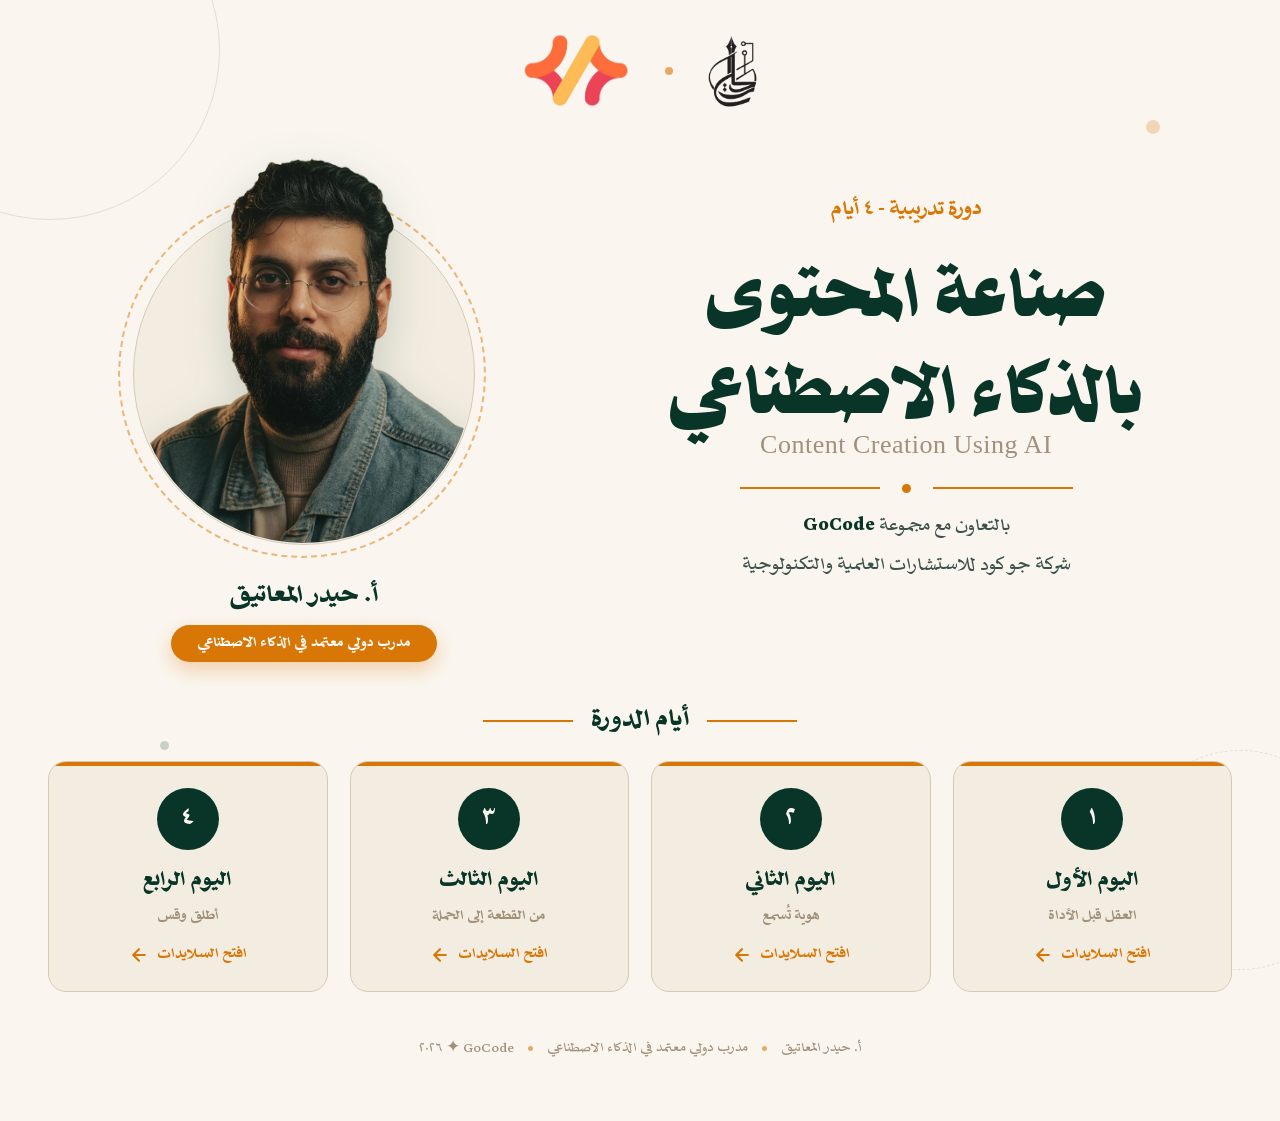
<file: index.html>
<!DOCTYPE html>
<html lang="ar" dir="rtl">
<head>
<meta charset="UTF-8">
<meta name="viewport" content="width=device-width, initial-scale=1.0">
<title>دورة صناعة المحتوى بالذكاء الاصطناعي - Content Creation Using AI</title>
<link rel="stylesheet" href="assets/css/theme.css">
<link rel="icon" type="image/png" href="assets/img/haydar-logo.png">
<style>
html,body{overflow-x:clip}
body{min-height:100vh}
.page{position:relative;max-width:1280px;margin:0 auto;padding:34px 48px 60px;min-height:100vh;display:flex;flex-direction:column}

/* ornaments */
.orn{position:fixed;border-radius:50%;pointer-events:none;z-index:0}
.orn.o1{width:340px;height:340px;border:1.5px solid var(--line);top:-120px;left:-120px;opacity:.55}
.orn.o2{width:220px;height:220px;border:1.5px dashed var(--line);bottom:-70px;right:-70px;opacity:.5}
.orn.o3{width:14px;height:14px;background:var(--orange);opacity:.25;top:120px;right:120px}
.orn.o4{width:9px;height:9px;background:var(--green);opacity:.2;bottom:150px;left:160px}

/* logos bar */
.logos{display:flex;align-items:center;justify-content:center;gap:34px;position:relative;z-index:2}
.logos img{height:74px;width:auto}
.logos .sep{width:8px;height:8px;border-radius:50%;background:var(--orange);opacity:.6}

/* hero */
.hero{display:grid;grid-template-columns:1.12fr .88fr;align-items:center;gap:20px;margin-top:8px;position:relative;z-index:1;flex:1}
.hero-text{text-align:center}
.kicker{font-size:26px;color:var(--orange);font-weight:700}
.title{font-family:'Sakkal Saad Poster';font-weight:400;font-size:82px;color:var(--green);line-height:1.18;margin:6px 0 2px}
.en-title{font-size:26px;color:var(--muted);font-weight:400;letter-spacing:.5px;font-family:Georgia,'Times New Roman',serif}
.lines{display:flex;align-items:center;justify-content:center;gap:22px;margin:24px 0 14px}
.lines .l{height:2px;width:140px;background:var(--orange);transform-origin:center;animation:growline 1s .5s both}
.lines .dot{width:9px;height:9px;border-radius:50%;background:var(--orange);animation:pop .6s .9s both}
.sub{font-size:23px;color:var(--body);line-height:1.7}
.sub b{color:var(--green);font-weight:800}

/* photo */
.hero-photo{text-align:center}
.ph-wrap{position:relative;width:400px;height:448px;margin:0 auto}
.ph-ring{position:absolute;bottom:6px;left:50%;margin-left:-186px;width:368px;height:368px;border-radius:50%;border:2px dashed var(--orange);opacity:.5;animation:spin-slow 36s linear infinite}
.ph-circle{position:absolute;bottom:19px;left:50%;margin-left:-171px;width:342px;height:342px;border-radius:50%;background:var(--card);border:1.5px solid var(--line)}
.ph-clip{position:absolute;bottom:21px;left:50%;margin-left:-169px;width:338px;height:420px;border-radius:0 0 169px 169px;overflow:hidden}
.ph-clip img{position:absolute;bottom:0;left:50%;margin-left:-193px;width:386px;filter:drop-shadow(0 14px 22px rgba(8,53,40,.18))}
.ph-name{margin-top:12px;color:var(--green);font-weight:800;font-size:30px}
.ph-badge{display:inline-block;margin-top:8px;background:var(--orange);color:#fff;font-weight:700;font-size:17.5px;border-radius:100px;padding:7px 26px;box-shadow:0 8px 20px rgba(217,119,6,.3)}

/* days */
.days-head{display:flex;align-items:center;justify-content:center;gap:18px;margin:38px 0 20px;position:relative;z-index:1}
.days-head h2{color:var(--green);font-weight:800;font-size:30px}
.days-head .tline{height:2px;width:90px;background:var(--orange)}
.days{display:grid;grid-template-columns:repeat(4,1fr);gap:22px;position:relative;z-index:1}
.day{background:var(--card);border:1px solid var(--line);border-radius:18px;padding:26px 18px 24px;text-align:center;text-decoration:none;position:relative;overflow:hidden;transition:transform .25s ease,box-shadow .25s ease}
.day:before{content:'';position:absolute;top:0;right:0;left:0;height:4px;background:var(--orange)}
.day:hover{transform:translateY(-6px);box-shadow:0 16px 30px rgba(8,53,40,.12)}
.day-num{width:62px;height:62px;border-radius:50%;background:var(--green);color:var(--cream);font-weight:800;font-size:30px;display:flex;align-items:center;justify-content:center;margin:0 auto 14px}
.day:hover .day-num{animation:pulse-ring 2.2s infinite}
.day h3{color:var(--green);font-weight:800;font-size:26px}
.day p{color:var(--muted);font-size:17px;margin-top:6px;font-weight:700}
.day .go{display:inline-flex;align-items:center;gap:8px;margin-top:14px;color:var(--orange);font-weight:700;font-size:18px}
.day .go svg{width:20px;height:20px;stroke:var(--orange);transition:transform .25s ease}
.day:hover .go svg{transform:translateX(-5px)}

/* footer */
.foot{margin-top:44px;display:flex;justify-content:center;gap:14px;align-items:center;color:var(--muted);font-size:17px;position:relative;z-index:1;text-align:center}
.foot .sep{width:5px;height:5px;border-radius:50%;background:var(--orange);opacity:.6}

@media (max-width:900px){
  .page{padding:26px 20px 44px}
  .hero{grid-template-columns:1fr;gap:6px}
  .hero-photo{order:-1}
  .ph-wrap{width:350px;height:410px;transform:scale(.8);transform-origin:bottom center;margin-bottom:-40px}
  .logos img{height:56px}
  .title{font-size:42px}
  .en-title{font-size:19px}
  .kicker{font-size:21px}
  .sub{font-size:19px}
  .days{grid-template-columns:1fr 1fr;gap:14px}
  .foot{flex-direction:column;gap:6px}
  .foot .sep{display:none}
}
</style>
</head>
<body>
<div class="orn o1"></div><div class="orn o2"></div><div class="orn o3"></div><div class="orn o4"></div>

<div class="page">

  <div class="logos a" style="--d:.05s">
    <img src="assets/img/haydar-logo.png" alt="شعار حيدر المعاتيق">
    <div class="sep"></div>
    <img src="assets/img/gocode.png" alt="شعار GoCode">
  </div>

  <div class="hero">
    <div class="hero-text">
      <div class="kicker a" style="--d:.15s">دورة تدريبية - ٤ أيام</div>
      <h1 class="title a" style="--d:.25s">صناعة المحتوى<br>بالذكاء الاصطناعي</h1>
      <div class="en-title a" style="--d:.35s">Content Creation Using AI</div>
      <div class="lines a" style="--d:.4s"><div class="l"></div><div class="dot"></div><div class="l"></div></div>
      <div class="sub a" style="--d:.5s">بالتعاون مع مجموعة <b>GoCode</b><br>شركة جو كود للاستشارات العلمية والتكنولوجية</div>
    </div>
    <div class="hero-photo">
      <div class="ph-wrap a" style="--d:.3s">
        <div class="ph-ring"></div>
        <div class="ph-circle"></div>
        <div class="ph-clip"><img src="assets/img/haydar.webp" alt="أ. حيدر المعاتيق"></div>
      </div>
      <div class="ph-name a" style="--d:.45s">أ. حيدر المعاتيق</div>
      <div class="a" style="--d:.55s"><span class="ph-badge">مدرب دولي معتمد في الذكاء الاصطناعي</span></div>
    </div>
  </div>

  <div class="days-head a" style="--d:.65s">
    <div class="tline"></div>
    <h2>أيام الدورة</h2>
    <div class="tline"></div>
  </div>

  <div class="days" id="days">
    <a class="day a" style="--d:.7s" href="day1/">
      <div class="day-num">١</div>
      <h3>اليوم الأول</h3>
      <p>العقل قبل الأداة</p>
      <span class="go">افتح السلايدات <svg viewBox="0 0 24 24" fill="none" stroke-width="2.5" stroke-linecap="round" stroke-linejoin="round"><path d="M19 12H5M12 19l-7-7 7-7"/></svg></span>
    </a>
    <a class="day a" style="--d:.8s" href="day2/">
      <div class="day-num">٢</div>
      <h3>اليوم الثاني</h3>
      <p>هوية تُسمع</p>
      <span class="go">افتح السلايدات <svg viewBox="0 0 24 24" fill="none" stroke-width="2.5" stroke-linecap="round" stroke-linejoin="round"><path d="M19 12H5M12 19l-7-7 7-7"/></svg></span>
    </a>
    <a class="day a" style="--d:.9s" href="day3/">
      <div class="day-num">٣</div>
      <h3>اليوم الثالث</h3>
      <p>من القطعة إلى الحملة</p>
      <span class="go">افتح السلايدات <svg viewBox="0 0 24 24" fill="none" stroke-width="2.5" stroke-linecap="round" stroke-linejoin="round"><path d="M19 12H5M12 19l-7-7 7-7"/></svg></span>
    </a>
    <a class="day a" style="--d:1s" href="day4/">
      <div class="day-num">٤</div>
      <h3>اليوم الرابع</h3>
      <p>أطلق وقس</p>
      <span class="go">افتح السلايدات <svg viewBox="0 0 24 24" fill="none" stroke-width="2.5" stroke-linecap="round" stroke-linejoin="round"><path d="M19 12H5M12 19l-7-7 7-7"/></svg></span>
    </a>
  </div>

  <div class="foot a" style="--d:1.1s">
    <span>أ. حيدر المعاتيق</span>
    <div class="sep"></div>
    <span>مدرب دولي معتمد في الذكاء الاصطناعي</span>
    <div class="sep"></div>
    <span>GoCode ✦ ٢٠٢٦</span>
  </div>

</div>
</body>
</html>
</file>
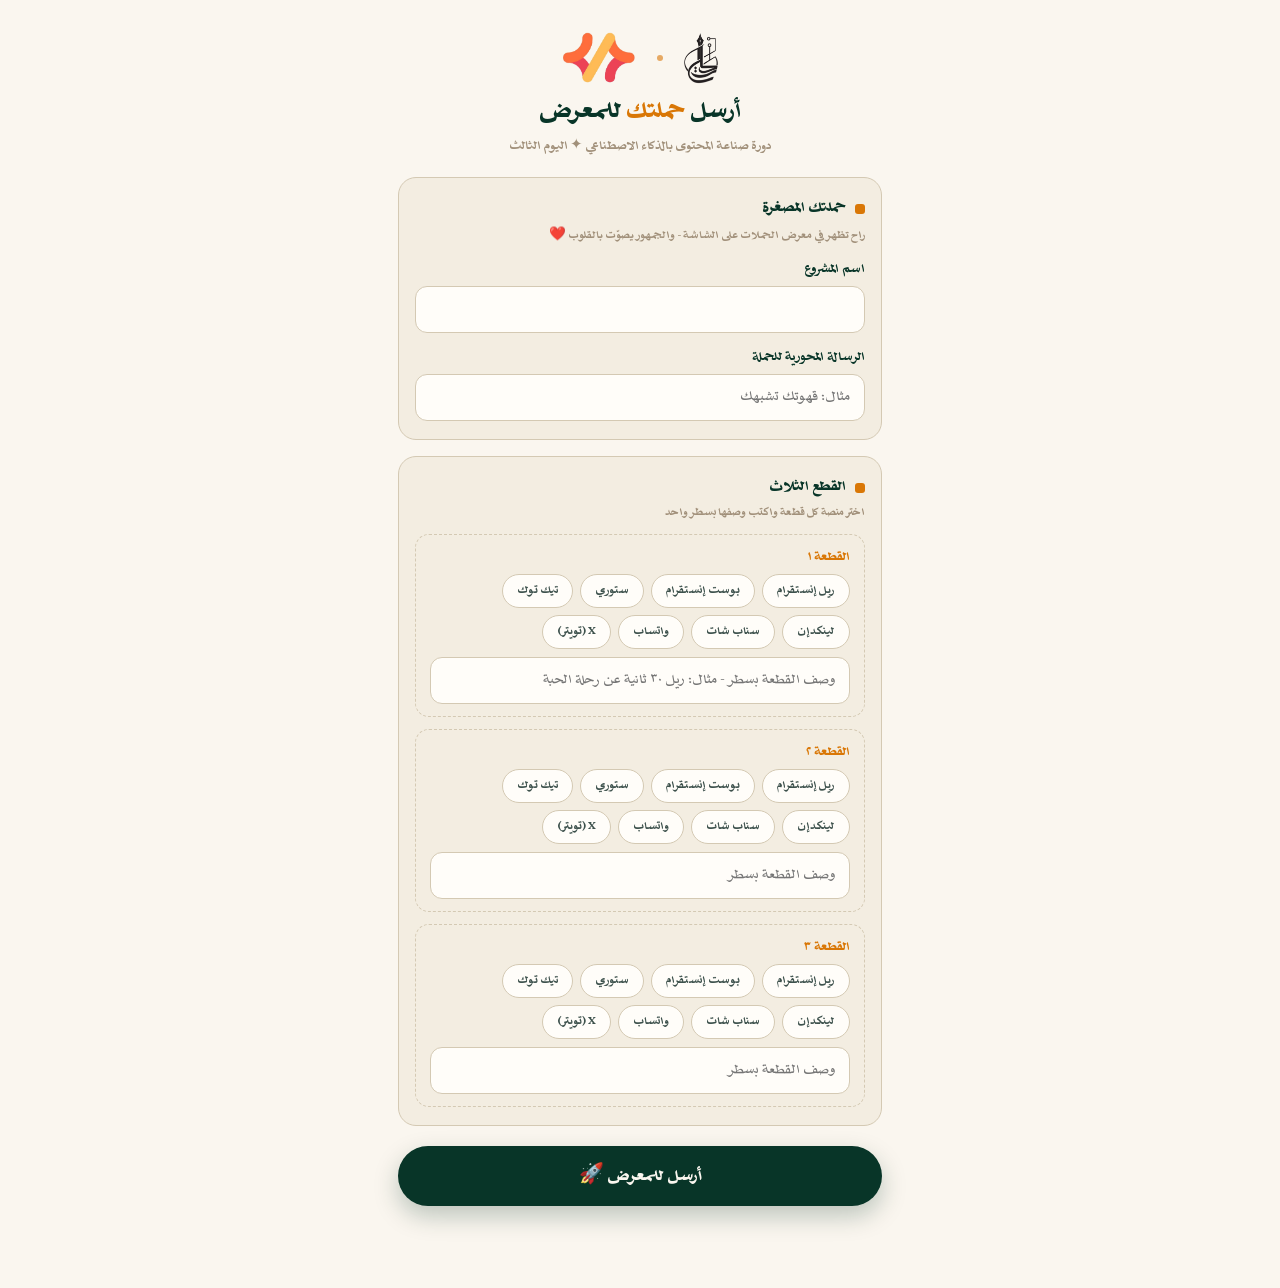
<file: campaign/index.html>
<!DOCTYPE html>
<html lang="ar" dir="rtl">
<head>
<meta charset="UTF-8">
<meta name="viewport" content="width=device-width, initial-scale=1.0">
<title>أرسل حملتك - صناعة المحتوى بالذكاء الاصطناعي</title>
<link rel="icon" type="image/png" href="../assets/img/haydar-logo.png">
<link rel="stylesheet" href="../assets/css/theme.css">
<style>
html,body{overflow-x:clip}
body{min-height:100vh;padding-bottom:60px}
.wrap{max-width:520px;margin:0 auto;padding:22px 18px}

header{text-align:center;padding:10px 0 4px}
.logos{display:flex;align-items:center;justify-content:center;gap:20px}
.logos img{height:52px;width:auto}
.logos .sep{width:6px;height:6px;border-radius:50%;background:var(--orange);opacity:.6}
header h1{font-size:29px;font-weight:800;color:var(--green);margin-top:10px}
header h1 em{font-style:normal;color:var(--orange)}
header p{color:var(--muted);font-size:15px;font-weight:700;margin-top:2px}

.sec{background:var(--card);border:1px solid var(--line);border-radius:18px;padding:18px 16px;margin-top:16px}
.sec h2{font-size:18px;font-weight:800;color:var(--green);display:flex;align-items:center;gap:9px;margin-bottom:4px}
.sec h2::before{content:'';width:10px;height:10px;border-radius:3px;background:var(--orange);flex:0 0 auto}
.sec .note{font-size:13.5px;color:var(--muted);font-weight:700;margin-bottom:8px}

label.fl{display:block;font-size:16px;font-weight:700;color:var(--green);margin:14px 0 6px}
input[type=text],textarea{width:100%;border:1.5px solid var(--line);border-radius:12px;padding:11px 14px;font-family:inherit;font-size:17px;background:#FFFDF9;color:var(--body);transition:border .2s}
input[type=text]:focus,textarea:focus{outline:none;border-color:var(--orange)}

.piece{border:1.5px dashed var(--line);border-radius:14px;padding:12px 14px;margin-top:12px}
.piece h3{font-size:15.5px;font-weight:800;color:var(--orange);margin-bottom:6px}
.chips{display:flex;flex-wrap:wrap;gap:7px;margin-bottom:8px}
.chips input{position:absolute;opacity:0;pointer-events:none}
.chips label{border:1.5px solid var(--line);background:#FFFDF9;border-radius:100px;padding:6px 14px;font-size:14px;font-weight:700;color:var(--body);cursor:pointer;transition:all .18s;user-select:none}
.chips input:checked+label{background:var(--orange);border-color:var(--orange);color:#fff}
.chips.err label{border-color:#B4513E;animation:shake .3s}
@keyframes shake{25%{transform:translateX(4px)}75%{transform:translateX(-4px)}}

#send{width:100%;margin-top:20px;background:var(--green);color:var(--cream);border:none;border-radius:100px;padding:15px;font-family:inherit;font-size:20px;font-weight:800;cursor:pointer;box-shadow:0 10px 24px rgba(8,53,40,.25);transition:.2s}
#send:hover{background:var(--orange)}
#send:disabled{opacity:.6}
#errmsg{display:none;text-align:center;color:#B4513E;font-weight:700;font-size:15px;margin-top:10px}
#errmsg.on{display:block}

#done{position:fixed;inset:0;background:var(--cream);display:none;align-items:center;justify-content:center;text-align:center;padding:30px;z-index:10}
#done.on{display:flex}
#done .ok{width:96px;height:96px;border-radius:50%;background:var(--orange);color:#fff;font-size:48px;display:flex;align-items:center;justify-content:center;margin:0 auto 18px;animation:popin .5s cubic-bezier(.2,.7,.3,1.4) both}
@keyframes popin{from{transform:scale(0)}to{transform:scale(1)}}
#done h2{font-size:32px;font-weight:800;color:var(--green)}
#done p{font-size:19px;color:var(--body);font-weight:700;margin-top:6px}
#done a{display:inline-block;margin-top:22px;background:var(--green);color:var(--cream);text-decoration:none;border-radius:100px;padding:12px 30px;font-size:17px;font-weight:700}
</style>
</head>
<body>
<div class="wrap">
  <header>
    <div class="logos">
      <img src="../assets/img/haydar-logo.png" alt="حيدر المعاتيق">
      <div class="sep"></div>
      <img src="../assets/img/gocode.png" alt="GoCode">
    </div>
    <h1>أرسل <em>حملتك</em> للمعرض</h1>
    <p>دورة صناعة المحتوى بالذكاء الاصطناعي ✦ اليوم الثالث</p>
  </header>

  <form id="f" novalidate>
    <div class="sec">
      <h2>حملتك المصغرة</h2>
      <div class="note">راح تظهر في معرض الحملات على الشاشة - والجمهور يصوّت بالقلوب ❤️</div>
      <label class="fl" for="project">اسم المشروع</label>
      <input type="text" id="project" required>
      <label class="fl" for="message">الرسالة المحورية للحملة</label>
      <input type="text" id="message" maxlength="80" placeholder="مثال: قهوتك تشبهك" required>
    </div>

    <div class="sec">
      <h2>القطع الثلاث</h2>
      <div class="note">اختر منصة كل قطعة واكتب وصفها بسطر واحد</div>
      <div class="piece">
        <h3>القطعة ١</h3>
        <div class="chips" data-k="p1"></div>
        <input type="text" id="d1" maxlength="90" placeholder="وصف القطعة بسطر - مثال: ريل ٣٠ ثانية عن رحلة الحبة">
      </div>
      <div class="piece">
        <h3>القطعة ٢</h3>
        <div class="chips" data-k="p2"></div>
        <input type="text" id="d2" maxlength="90" placeholder="وصف القطعة بسطر">
      </div>
      <div class="piece">
        <h3>القطعة ٣</h3>
        <div class="chips" data-k="p3"></div>
        <input type="text" id="d3" maxlength="90" placeholder="وصف القطعة بسطر">
      </div>
    </div>

    <button id="send" type="submit">أرسل للمعرض 🚀</button>
    <div id="errmsg"></div>
  </form>
</div>

<div id="done">
  <div>
    <div class="ok">✓</div>
    <h2>وصلت!</h2>
    <p>حملتك الآن في المعرض - شوف الشاشة الكبيرة 👀</p>
    <a href="gallery/">افتح المعرض وصوّت للبقية ❤️</a>
  </div>
</div>

<script src="config.js"></script>
<script>
const PLATFORMS=['ريل إنستقرام','بوست إنستقرام','ستوري','تيك توك','لينكدإن','سناب شات','واتساب','X (تويتر)'];
document.querySelectorAll('.chips').forEach(box=>{
  const k=box.dataset.k;
  PLATFORMS.forEach((o,i)=>{
    const id=k+'_'+i;
    box.insertAdjacentHTML('beforeend',
      `<input type="radio" name="${k}" id="${id}" value="${o}"><label for="${id}">${o}</label>`);
  });
});
const S=v=>({stringValue:v});
const form=document.getElementById('f'),send=document.getElementById('send'),errEl=document.getElementById('errmsg');

form.addEventListener('submit',async e=>{
  e.preventDefault();
  errEl.classList.remove('on');
  const project=document.getElementById('project').value.trim();
  const message=document.getElementById('message').value.trim();
  let bad=null;
  if(!project)bad=document.getElementById('project');
  else if(!message)bad=document.getElementById('message');
  const pieces=[];
  ['p1','p2','p3'].forEach((k,i)=>{
    const box=document.querySelector(`.chips[data-k="${k}"]`);
    box.classList.remove('err');
    const sel=box.querySelector('input:checked');
    const desc=document.getElementById('d'+(i+1)).value.trim();
    if(!sel){if(!bad){bad=box;box.classList.add('err');}}
    else if(!desc){if(!bad)bad=document.getElementById('d'+(i+1));}
    else pieces.push({pf:sel.value,d:desc});
  });
  if(bad){
    errEl.textContent='كمّل الحقول الناقصة 🙏';errEl.classList.add('on');
    bad.scrollIntoView({behavior:'smooth',block:'center'});
    return;
  }
  send.disabled=true;send.textContent='جارٍ الإرسال…';
  const fields={
    session:S(C_CONFIG.SESSION), project:S(project), message:S(message),
    pf1:S(pieces[0].pf), pd1:S(pieces[0].d),
    pf2:S(pieces[1].pf), pd2:S(pieces[1].d),
    pf3:S(pieces[2].pf), pd3:S(pieces[2].d),
    ts:S(new Date().toISOString())
  };
  let ok=false;
  for(let i=0;i<3&&!ok;i++){
    try{
      const r=await fetch(C_POST_URL,{method:'POST',headers:{'Content-Type':'application/json'},body:JSON.stringify({fields})});
      ok=r.ok;
    }catch(err){}
    if(!ok)await new Promise(res=>setTimeout(res,900*(i+1)));
  }
  send.disabled=false;send.textContent='أرسل للمعرض 🚀';
  if(ok){document.getElementById('done').classList.add('on');window.scrollTo(0,0);}
  else{errEl.textContent='تعذّر الإرسال - تأكد من الإنترنت وحاول مرة ثانية';errEl.classList.add('on');}
});
</script>
</body>
</html>
</file>
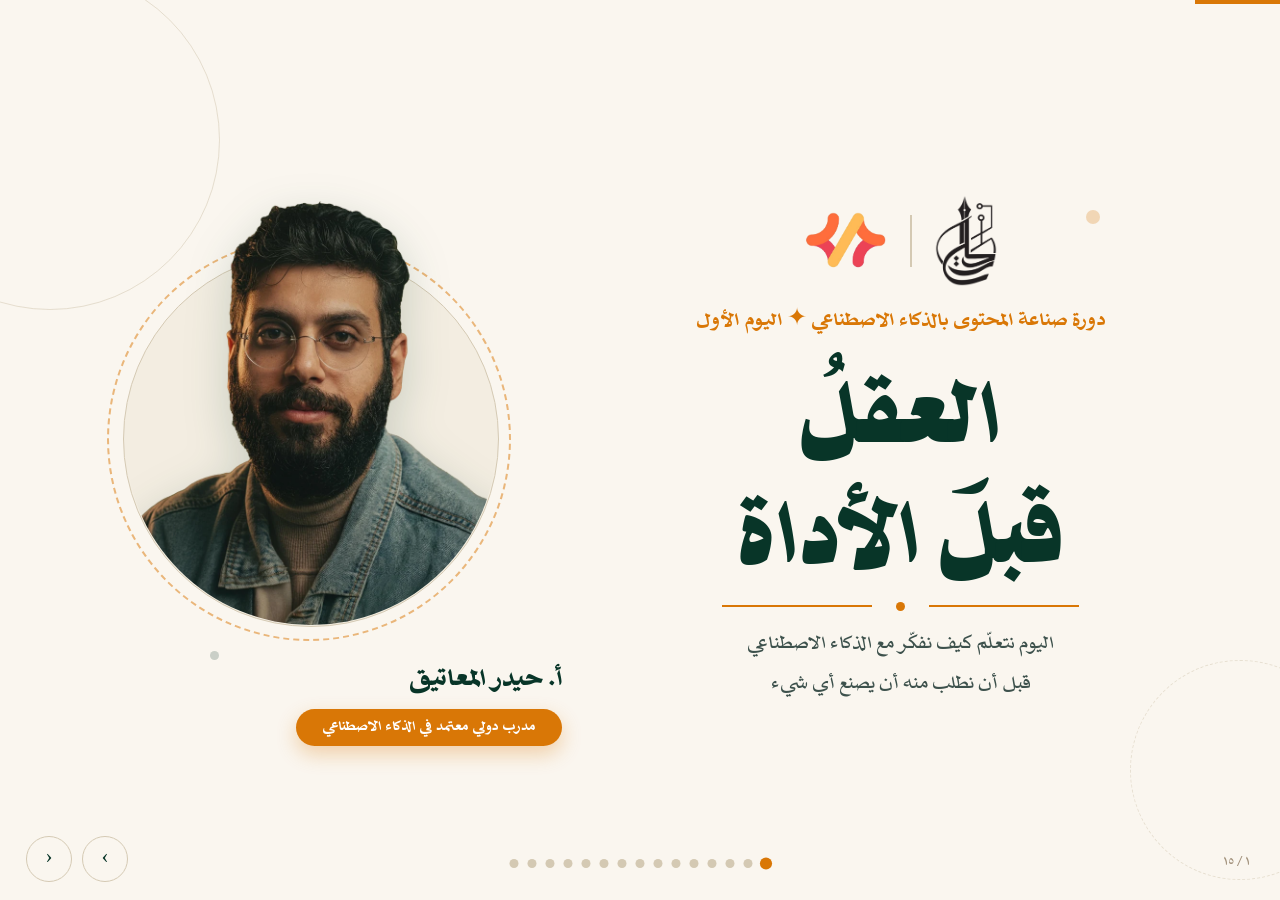
<file: day1/index.html>
<!DOCTYPE html>
<html lang="ar" dir="rtl">
<head>
<meta charset="UTF-8">
<meta name="viewport" content="width=device-width, initial-scale=1.0">
<title>اليوم الأول - العقل قبل الأداة | صناعة المحتوى بالذكاء الاصطناعي</title>
<link rel="stylesheet" href="../assets/css/theme.css">
<link rel="icon" type="image/png" href="../assets/img/haydar-logo.png">
<style>
html,body{height:100%;overflow:hidden}

#stage-wrap{position:fixed;inset:0;display:flex;align-items:center;justify-content:center}
#stage{width:1280px;height:720px;position:relative;transform-origin:center center;background:var(--cream)}

/* ---------- slide base ---------- */
.slide{position:absolute;inset:0;padding:56px 72px;display:none;flex-direction:column;align-items:center;justify-content:center}
.slide.active{display:flex}
.slide.active .a{animation:rise .8s cubic-bezier(.2,.7,.2,1) both;animation-delay:var(--d,0s)}

/* ornaments */
.orn{position:absolute;border-radius:50%;pointer-events:none}
.orn.o1{width:340px;height:340px;border:1.5px solid var(--line);top:-120px;left:-120px;opacity:.55}
.orn.o2{width:220px;height:220px;border:1.5px dashed var(--line);bottom:-70px;right:-70px;opacity:.5}
.orn.o3{width:14px;height:14px;background:var(--orange);opacity:.25;top:120px;right:180px}
.orn.o4{width:9px;height:9px;background:var(--green);opacity:.2;bottom:150px;left:210px}

/* typography */
.kicker{font-weight:700;color:var(--orange);font-size:24px;letter-spacing:.5px}
.slide-title{font-weight:800;color:var(--green);font-size:46px;line-height:1.25}
.title-row{display:flex;align-items:center;gap:22px;margin-bottom:8px}
.title-row .tline{height:2px;width:110px;background:var(--orange);transform-origin:center;animation:growline .9s .35s both}

.foot{position:absolute;bottom:22px;left:0;right:0;display:flex;justify-content:center;gap:14px;align-items:center;color:var(--muted);font-size:17px}
.foot .sep{width:5px;height:5px;border-radius:50%;background:var(--orange);opacity:.6}

/* ---------- S1 cover ---------- */
.cov-grid{display:grid;grid-template-columns:1.12fr .88fr;align-items:center;width:1160px;gap:20px}
.cov-text{text-align:center}
.cover-kicker{font-size:24px;color:var(--orange);font-weight:700;margin-top:16px}
.cover-title{font-family:'Sakkal Saad Poster';font-weight:400;font-size:104px;color:var(--green);line-height:1.15;margin:2px 0 4px}
.cover-lines{display:flex;align-items:center;justify-content:center;gap:24px;margin:22px 0 14px}
.cover-lines .l{height:2px;width:150px;background:var(--orange);transform-origin:center;animation:growline 1s .5s both}
.cover-lines .dot{width:9px;height:9px;border-radius:50%;background:var(--orange);animation:pop .6s .9s both}
.cover-sub{font-size:24px;color:var(--body);line-height:1.7}
.ph-wrap{position:relative;width:440px;height:492px;margin:0 auto}
.ph-ring{position:absolute;bottom:6px;left:50%;margin-left:-204px;width:404px;height:404px;border-radius:50%;border:2px dashed var(--orange);opacity:.5;animation:spin-slow 36s linear infinite}
.ph-circle{position:absolute;bottom:20px;left:50%;margin-left:-188px;width:376px;height:376px;border-radius:50%;background:var(--card);border:1.5px solid var(--line)}
.ph-clip{position:absolute;bottom:22px;left:50%;margin-left:-186px;width:372px;height:462px;border-radius:0 0 186px 186px;overflow:hidden}
.ph-clip img{position:absolute;bottom:0;left:50%;margin-left:-212px;width:424px;filter:drop-shadow(0 14px 22px rgba(8,53,40,.18))}
.ph-name{margin-top:12px;color:var(--green);font-weight:800;font-size:31px}
.ph-badge{display:inline-block;margin-top:8px;background:var(--orange);color:#fff;font-weight:700;font-size:17.5px;border-radius:100px;padding:7px 26px;box-shadow:0 8px 20px rgba(217,119,6,.3)}

/* ---------- S2 icebreaker QR ---------- */
.ice-grid{display:grid;grid-template-columns:1fr 400px;gap:44px;width:1120px;align-items:center;margin-top:26px}
.ice-steps{display:flex;flex-direction:column;gap:18px}
.ice-step{display:flex;gap:18px;align-items:center;background:var(--card);border:1px solid var(--line);border-radius:16px;padding:18px 24px}
.ice-step .n{min-width:52px;height:52px;border-radius:50%;background:var(--green);color:var(--cream);font-weight:800;font-size:25px;display:flex;align-items:center;justify-content:center}
.ice-step h3{color:var(--green);font-size:23px;font-weight:800}
.ice-step p{font-size:17.5px;color:var(--body);margin-top:2px}
.qr-card{background:#fff;border:1.5px solid var(--line);border-radius:22px;padding:26px;text-align:center;box-shadow:0 18px 40px rgba(8,53,40,.10)}
.qr-card img{width:290px;height:290px;display:block;margin:0 auto}
.qr-url{direction:ltr;font-family:Arial,'Sakkal Saad';font-weight:700;font-size:19px;color:var(--orange);margin-top:12px}
.scr-btn{display:inline-flex;align-items:center;gap:10px;margin-top:20px;background:var(--green);color:var(--cream);text-decoration:none;font-weight:700;font-size:18px;border-radius:100px;padding:11px 28px;transition:transform .2s}
.scr-btn:hover{transform:translateY(-3px)}

/* ---------- S3 today ---------- */
.hook-big{font-size:54px;font-weight:800;color:var(--green);text-align:center;line-height:1.45}
.hook-big em{font-style:normal;color:var(--orange)}
.hook-sub{font-size:25px;margin-top:14px;color:var(--body);text-align:center;line-height:1.7}
.mind-vs{display:grid;grid-template-columns:1fr 1fr;gap:24px;width:1000px;margin-top:40px}
.mv{border-radius:18px;padding:24px 28px;text-align:center}
.mv.today{background:var(--green);color:var(--cream)}
.mv.rest{background:var(--card);border:1px solid var(--line)}
.mv .tag{display:inline-block;border-radius:100px;padding:4px 18px;font-weight:700;font-size:16px;margin-bottom:8px}
.mv.today .tag{background:rgba(250,246,239,.15);color:#E9A94F}
.mv.rest .tag{background:var(--orange-soft);color:var(--orange)}
.mv h3{font-size:30px;font-weight:800}
.mv.rest h3{color:var(--green)}
.mv p{font-size:19px;margin-top:6px;line-height:1.6}
.mv.today p{color:#D5DCD8}
.mv.rest p{color:var(--body)}

/* ---------- S4 tools map ---------- */
.lex-grid{display:grid;grid-template-columns:repeat(4,1fr);gap:18px;width:1120px;margin-top:34px}
.lex{background:var(--card);border:1px solid var(--line);border-radius:16px;padding:22px 16px;text-align:center;position:relative;overflow:hidden}
.lex:after{content:'';position:absolute;top:0;right:0;left:0;height:3.5px;background:var(--lc,var(--orange))}
.lex .ic{width:64px;height:64px;border-radius:50%;background:var(--cream);border:1.5px solid var(--line);display:flex;align-items:center;justify-content:center;margin:0 auto 12px}
.lex .ic svg{width:32px;height:32px;stroke:var(--lc,var(--orange))}
.lex h4{color:var(--green);font-weight:800;font-size:23px}
.lex p{font-size:16.5px;color:var(--muted);margin-top:5px;line-height:1.55;font-weight:700}
.lex .ex{margin-top:10px;display:inline-block;background:var(--cream);border:1px solid var(--line);border-radius:100px;padding:4px 16px;font-size:14.5px;color:var(--orange);font-weight:700;font-family:Arial,'Sakkal Saad'}

/* ---------- S5 why brainstorm ---------- */
.why-grid{display:grid;grid-template-columns:repeat(3,1fr);gap:22px;width:1080px;margin-top:36px}
.why{background:var(--card);border:1px solid var(--line);border-radius:18px;padding:26px 24px;text-align:center}
.why .ic{width:70px;height:70px;border-radius:50%;background:var(--green);display:flex;align-items:center;justify-content:center;margin:0 auto 14px}
.why .ic svg{width:34px;height:34px;stroke:#E9A94F}
.why h3{color:var(--green);font-size:24px;font-weight:800;line-height:1.4}
.why p{font-size:18px;color:var(--body);margin-top:8px;line-height:1.65}

/* ---------- S6 executor vs partner ---------- */
.vs-wrap{display:grid;grid-template-columns:1fr 84px 1fr;gap:0;width:1120px;align-items:stretch;margin-top:34px}
.vs-col{background:var(--card);border:1px solid var(--line);border-radius:18px;padding:26px 30px}
.vs-col.ai{background:var(--green);border-color:var(--green)}
.vs-col h3{font-size:26px;font-weight:800;color:var(--green);margin-bottom:14px}
.vs-col.ai h3{color:var(--cream)}
.vs-col ul{list-style:none}
.vs-col li{display:flex;gap:12px;align-items:flex-start;font-size:19.5px;line-height:1.55;padding:7px 0;color:var(--body)}
.vs-col.ai li{color:#D5DCD8}
.vs-col li .mark{font-weight:800;min-width:22px;text-align:center}
.vs-col li .mark.x{color:#B4513E}
.vs-col li .mark.ok{color:#E9A94F}
.vs-mid{display:flex;align-items:center;justify-content:center}
.vs-badge{width:64px;height:64px;border-radius:50%;background:var(--orange);color:#fff;font-weight:800;font-size:21px;display:flex;align-items:center;justify-content:center;animation:pulse-ring 2.2s 1.4s infinite}
.vs-punch{margin-top:24px;font-size:24px;font-weight:800;color:var(--green);text-align:center}
.vs-punch em{font-style:normal;color:var(--orange)}

/* ---------- S7 weak prompt demo ---------- */
.pr-box{width:920px;background:var(--card);border:1.5px solid var(--line);border-radius:16px;border-top-right-radius:4px;padding:20px 30px;font-size:24px;color:var(--body);margin-top:30px;text-align:center}
.pr-box b{color:var(--green)}
.rev-btn{margin-top:26px;background:var(--green);color:var(--cream);border:none;border-radius:100px;padding:13px 38px;font-family:inherit;font-size:20px;font-weight:700;cursor:pointer;transition:.25s}
.rev-btn:hover{background:var(--orange)}
.weak-res{width:920px;margin-top:22px;display:none;background:#fff;border:1.5px dashed var(--line);border-radius:16px;padding:18px 28px}
.weak-res.on{display:block;animation:rise .6s both}
.weak-res ul{list-style:none}
.weak-res li{font-size:19.5px;color:var(--muted);padding:5px 0;display:flex;gap:10px}
.weak-res li::before{content:'✦';color:var(--line)}
.weak-verdict{display:none;margin-top:16px;font-size:22px;font-weight:800;color:var(--green);text-align:center}
.weak-verdict.on{display:block;animation:rise .6s both}
.weak-verdict em{font-style:normal;color:#B4513E}

/* ---------- S8 break ---------- */
.brk-cup{font-size:120px;line-height:1;animation:floaty 4s ease-in-out infinite}
.brk-title{font-family:'Sakkal Saad Poster';font-weight:400;font-size:96px;color:var(--green);margin-top:10px}
.brk-sub{font-size:26px;color:var(--body);margin-top:8px}

/* ---------- S9 seven elements ---------- */
.el-chips{display:flex;flex-wrap:wrap;gap:10px;justify-content:center;width:1140px;margin-top:20px}
.el-chip{border:1.5px solid var(--line);background:var(--card);border-radius:100px;padding:9px 22px;font-weight:700;font-size:18.5px;color:var(--green);cursor:pointer;transition:.2s;user-select:none;display:flex;align-items:center;gap:9px}
.el-chip .num{width:26px;height:26px;border-radius:50%;background:var(--ec,var(--orange));color:#fff;font-size:15px;display:flex;align-items:center;justify-content:center;font-weight:800}
.el-chip.on,.el-chip:hover{border-color:var(--ec,var(--orange));box-shadow:0 6px 16px rgba(8,53,40,.10)}
.el-chip.on{background:var(--ec,var(--orange));color:#fff}
.el-chip.on .num{background:rgba(255,255,255,.25)}
.el-prompt{width:1140px;background:#fff;border:1.5px solid var(--line);border-radius:18px;border-top-right-radius:4px;padding:22px 30px;margin-top:18px;font-size:21.5px;line-height:2;color:var(--body);text-align:right}
.el-prompt .tag{border-radius:8px;padding:1px 7px;transition:.25s;cursor:pointer}
.el-prompt .tag.lit{background:var(--tc);color:#fff;font-weight:700}
.el-info{width:1140px;min-height:64px;margin-top:14px;border-radius:14px;padding:14px 24px;font-size:19px;line-height:1.65;background:var(--card);border:1px solid var(--line);color:var(--muted);display:flex;gap:10px;align-items:center;justify-content:center;text-align:center}
.el-info.act{background:var(--ig);border-color:var(--ig);color:#fff}
.el-info .inf-t{font-weight:800}

/* ---------- S10 your card ---------- */
.card-link{display:grid;grid-template-columns:400px 90px 1fr;gap:0;width:1120px;align-items:center;margin-top:30px}
.mini-card{background:var(--card);border:1px solid var(--line);border-radius:20px;padding:24px 26px;position:relative;overflow:hidden;box-shadow:0 16px 36px rgba(8,53,40,.12)}
.mini-card::before{content:'';position:absolute;top:0;bottom:0;right:0;width:4px;background:var(--orange)}
.mini-card .pn{font-size:26px;font-weight:800;color:var(--green)}
.mini-card .tags{display:flex;flex-wrap:wrap;gap:7px;margin-top:10px}
.mini-card .tg{background:var(--cream);border:1px solid var(--line);border-radius:100px;padding:3px 14px;font-size:15px;color:var(--orange);font-weight:700}
.mini-card .aud{margin-top:12px;font-size:17px;color:var(--body);font-weight:700}
.cl-arrow{display:flex;align-items:center;justify-content:center;font-size:44px;color:var(--orange)}
.cl-list{display:flex;flex-direction:column;gap:14px}
.cl-item{display:flex;gap:14px;align-items:center;background:var(--card);border:1px solid var(--line);border-radius:14px;padding:14px 22px}
.cl-item .num{min-width:34px;height:34px;border-radius:50%;background:var(--cc);color:#fff;font-weight:800;font-size:17px;display:flex;align-items:center;justify-content:center}
.cl-item p{font-size:19px;color:var(--body)}
.cl-item p b{color:var(--green)}

/* ---------- S11 builder ---------- */
.bld-wrap{display:grid;grid-template-columns:1fr 320px;gap:26px;width:1140px;margin-top:20px;align-items:start}
.bld-prompt{background:#fff;border:1.5px solid var(--line);border-radius:18px;border-top-right-radius:4px;padding:20px 26px;min-height:270px;font-size:20.5px;line-height:1.95;color:var(--body);text-align:right}
.bld-seg{display:none;border-radius:8px;padding:1px 7px}
.bld-seg.on{display:inline;animation:rise .5s both}
.bld-side{display:flex;flex-direction:column;gap:14px}
.q-meter{background:var(--card);border:1px solid var(--line);border-radius:16px;padding:18px 20px}
.q-meter h4{font-size:17px;font-weight:800;color:var(--green);margin-bottom:10px}
.q-track{height:18px;background:#EAE2D2;border-radius:20px;overflow:hidden}
.q-fill{height:100%;width:12%;border-radius:20px;background:linear-gradient(90deg,#B4513E,var(--orange),#1E7A46);transition:width .8s cubic-bezier(.2,.7,.2,1)}
.q-cap{font-size:16.5px;color:var(--muted);font-weight:700;margin-top:10px;line-height:1.6;min-height:78px}
.bld-btn{background:var(--green);color:var(--cream);border:none;border-radius:100px;padding:13px 24px;font-family:inherit;font-size:18px;font-weight:700;cursor:pointer;transition:.25s}
.bld-btn:hover{background:var(--orange)}
.bld-btn:disabled{cursor:default}

/* ---------- S12 compare ---------- */
.cmp-grid{display:grid;grid-template-columns:1fr 1fr;gap:26px;width:1140px;margin-top:30px}
.cmp{border-radius:18px;padding:24px 28px}
.cmp.before{background:var(--card);border:1.5px dashed var(--line)}
.cmp.after{background:var(--green)}
.cmp h3{font-size:24px;font-weight:800;margin-bottom:12px}
.cmp.before h3{color:var(--muted)}
.cmp.after h3{color:#E9A94F}
.cmp ul{list-style:none}
.cmp li{font-size:19px;line-height:1.6;padding:7px 0;display:flex;gap:10px;align-items:flex-start}
.cmp.before li{color:var(--muted)}
.cmp.after li{color:#EDE7DC}
.cmp.before li::before{content:'✦';color:var(--line)}
.cmp.after li::before{content:'✦';color:#E9A94F}

/* ---------- S13 final exercise ---------- */
.fx-steps{display:grid;grid-template-columns:repeat(3,1fr);gap:22px;width:1100px;margin-top:36px}
.fx{background:var(--card);border:1px solid var(--line);border-radius:18px;padding:26px 24px;text-align:center;position:relative}
.fx .n{width:58px;height:58px;border-radius:50%;background:var(--green);color:var(--cream);font-weight:800;font-size:27px;display:flex;align-items:center;justify-content:center;margin:0 auto 14px}
.fx h3{color:var(--green);font-size:23px;font-weight:800;line-height:1.4}
.fx p{font-size:17.5px;color:var(--body);margin-top:8px;line-height:1.6}

/* ---------- S14 checklist ---------- */
.chk-grid{display:grid;grid-template-columns:1fr 1fr;gap:12px 20px;width:1000px;margin-top:26px}
.chk{display:flex;gap:14px;align-items:center;background:var(--card);border:1.5px solid var(--line);border-radius:14px;padding:13px 20px;cursor:pointer;transition:.2s;user-select:none}
.chk .bx{min-width:32px;height:32px;border-radius:9px;border:2px solid var(--line);background:#fff;display:flex;align-items:center;justify-content:center;color:#fff;font-weight:800;font-size:18px;transition:.2s}
.chk p{font-size:19.5px;color:var(--body);font-weight:700}
.chk.on{border-color:#1E7A46;background:var(--green-soft)}
.chk.on .bx{background:#1E7A46;border-color:#1E7A46}
.chk-score{margin-top:22px;font-size:25px;font-weight:800;color:var(--green)}
.chk-score b{color:var(--orange);font-size:31px}

/* ---------- S15 close ---------- */
.close-title{font-family:'Sakkal Saad Poster';font-weight:400;font-size:96px;color:var(--green)}
.close-sub{font-size:26px;color:var(--body);margin-top:10px;line-height:1.8;text-align:center}
.close-sub em{font-style:normal;color:var(--orange);font-weight:700}
.close-tmw{margin-top:26px;background:var(--green);color:var(--cream);border-radius:18px;padding:18px 40px;font-size:22px;font-weight:700}
.close-tmw b{color:#E9A94F}
.close-logos{display:flex;align-items:center;gap:26px;margin-bottom:6px}
.close-logos img{height:74px;animation:floaty 5s ease-in-out infinite}
.close-logos .dv{width:1.5px;height:56px;background:var(--line)}

/* ---------- navigation ---------- */
#progress{position:fixed;top:0;right:0;height:4px;background:var(--orange);z-index:60;transition:width .45s cubic-bezier(.2,.7,.2,1)}
#nav{position:fixed;bottom:18px;left:26px;display:flex;gap:10px;z-index:60}
#nav button{width:46px;height:46px;border-radius:50%;border:1.5px solid var(--line);background:var(--cream);color:var(--green);font-size:21px;cursor:pointer;transition:.25s;font-family:inherit}
#nav button:hover{background:var(--orange);border-color:var(--orange);color:#fff}
#dots{position:fixed;bottom:32px;right:50%;transform:translateX(50%);display:flex;gap:9px;z-index:60}
#dots span{width:9px;height:9px;border-radius:50%;background:var(--line);cursor:pointer;transition:.3s}
#dots span.on{background:var(--orange);transform:scale(1.35)}
#counter{position:fixed;bottom:26px;right:30px;color:var(--muted);font-size:17px;z-index:60}
</style>
</head>
<body>
<div id="progress"></div>
<div id="stage-wrap"><div id="stage">

<!-- ═══════════ S1 الغلاف ═══════════ -->
<section class="slide" data-name="الغلاف">
  <div class="orn o1"></div><div class="orn o2"></div><div class="orn o3"></div><div class="orn o4"></div>
  <div class="cov-grid">
    <div class="cov-text">
      <div class="a" style="--d:.05s;display:flex;align-items:center;gap:22px;justify-content:center">
        <img style="width:64px" src="../assets/img/haydar-logo.png" alt="">
        <div style="width:1.5px;height:52px;background:var(--line)"></div>
        <img style="width:84px" src="../assets/img/gocode.png" alt="">
      </div>
      <div class="cover-kicker a" style="--d:.25s">دورة صناعة المحتوى بالذكاء الاصطناعي ✦ اليوم الأول</div>
      <h1 class="cover-title a" style="--d:.4s">العقلُ<br>قبلَ الأداة</h1>
      <div class="cover-lines"><div class="l"></div><div class="dot"></div><div class="l"></div></div>
      <p class="cover-sub a" style="--d:.6s">اليوم نتعلّم كيف نفكّر مع الذكاء الاصطناعي<br>قبل أن نطلب منه أن يصنع أي شيء</p>
    </div>
    <div class="cov-photo">
      <div class="ph-wrap">
        <div class="ph-ring"></div>
        <div class="ph-circle a" style="--d:.35s;animation-name:pop"></div>
        <div class="ph-clip a" style="--d:.55s"><img src="../assets/img/haydar.webp" alt=""></div>
      </div>
      <div class="ph-name a" style="--d:.85s">أ. حيدر المعاتيق</div>
      <div class="ph-badge a" style="--d:1.05s">مدرب دولي معتمد في الذكاء الاصطناعي</div>
    </div>
  </div>
</section>

<!-- ═══════════ S2 كسر الجليد ═══════════ -->
<section class="slide" data-name="كسر الجليد">
  <div class="orn o2"></div><div class="orn o3"></div>
  <div class="title-row a"><div class="tline"></div><h2 class="slide-title">شوف مشروعك على الشاشة 📱</h2><div class="tline"></div></div>
  <p class="hook-sub a" style="--d:.15s;margin-top:0">قبل أن أشرح أي شيء - عرّفوني على مشاريعكم، بس بطريقة مختلفة</p>
  <div class="ice-grid">
    <div class="ice-steps">
      <div class="ice-step a" style="--d:.3s"><div class="n">١</div><div><h3>امسح الرمز من جوالك</h3><p>أو اكتب الرابط مباشرة في المتصفح</p></div></div>
      <div class="ice-step a" style="--d:.5s"><div class="n">٢</div><div><h3>عبِّ النموذج - دقيقتان فقط</h3><p>أسئلة سريعة عن مشروعك وجمهورك</p></div></div>
      <div class="ice-step a" style="--d:.7s"><div class="n">٣</div><div><h3>طالِع الشاشة الكبيرة 👀</h3><p>مشروعك يظهر لحظياً - بدون اسمك</p></div></div>
      <a class="scr-btn a" style="--d:.9s" href="../tool/screen/" target="_blank">افتح الشاشة الحية ⟵ <span style="font-size:14px">(للمدرب)</span></a>
    </div>
    <div class="qr-card a" style="--d:.45s;animation-name:pop">
      <img src="../assets/img/qr-tool.svg" alt="QR">
      <div class="qr-url">haydarvsky.github.io/CCUAi/tool</div>
    </div>
  </div>
</section>

<!-- ═══════════ S3 ماذا نتعلم اليوم ═══════════ -->
<section class="slide" data-name="ماذا نتعلم اليوم">
  <div class="orn o1"></div><div class="orn o4"></div>
  <div class="kicker a">ماذا نتعلّم اليوم؟</div>
  <h2 class="hook-big a" style="--d:.2s">اليوم كله عن شيءٍ واحد:<br><em>كيف تطلب صح</em></h2>
  <p class="hook-sub a" style="--d:.4s">لو الطلب غلط، النتيجة غلط - مهما كانت الأداة قوية</p>
  <div class="mind-vs">
    <div class="mv today a" style="--d:.6s">
      <span class="tag">اليوم</span>
      <h3>العقل 🧠</h3>
      <p>كيف نفكّر مع الذكاء الاصطناعي<br>وكيف نوجّهه بالطريقة الصحيحة</p>
    </div>
    <div class="mv rest a" style="--d:.8s">
      <span class="tag">بقية الأيام</span>
      <h3>التنفيذ 🛠</h3>
      <p>صناعة المحتوى الفعلي<br>صور، فيديو، سلايدات - وكل شيء</p>
    </div>
  </div>
</section>

<!-- ═══════════ S4 خريطة الأدوات ═══════════ -->
<section class="slide" data-name="خريطة الأدوات">
  <div class="orn o3"></div><div class="orn o2"></div>
  <div class="title-row a"><div class="tline"></div><h2 class="slide-title">خريطة أدوات الذكاء الاصطناعي</h2><div class="tline"></div></div>
  <div class="lex-grid">
    <div class="lex a" style="--d:.2s;--lc:#D97706">
      <div class="ic"><svg viewBox="0 0 24 24" fill="none" stroke-width="2"><path d="M12 20h9M16.5 3.5a2.1 2.1 0 0 1 3 3L7 19l-4 1 1-4z"/></svg></div>
      <h4>نص</h4><p>كتابة، أفكار،<br>عصف ذهني</p>
      <span class="ex">ChatGPT ✦ Claude</span>
    </div>
    <div class="lex a" style="--d:.4s;--lc:#1E7A46">
      <div class="ic"><svg viewBox="0 0 24 24" fill="none" stroke-width="2"><rect x="3" y="3" width="18" height="18" rx="2"/><circle cx="8.5" cy="8.5" r="1.5"/><path d="M21 15l-5-5L5 21"/></svg></div>
      <h4>صورة</h4><p>تصاميم، بوسترات،<br>صور منتجات</p>
      <span class="ex">Midjourney ✦ Lumen Pro</span>
    </div>
    <div class="lex a" style="--d:.6s;--lc:#B4513E">
      <div class="ic"><svg viewBox="0 0 24 24" fill="none" stroke-width="2"><rect x="2" y="5" width="14" height="14" rx="2"/><path d="M16 10l6-3v10l-6-3z"/></svg></div>
      <h4>فيديو</h4><p>ريلز، إعلانات،<br>مشاهد متحركة</p>
      <span class="ex">Runway ✦ Sora</span>
    </div>
    <div class="lex a" style="--d:.8s;--lc:#083528">
      <div class="ic"><svg viewBox="0 0 24 24" fill="none" stroke-width="2"><path d="M12 3v10.5M12 3l-3 3M12 3l3 3"/><rect x="5" y="13" width="14" height="8" rx="2"/><path d="M9 17h6"/></svg></div>
      <h4>صوت</h4><p>تعليق صوتي،<br>بودكاست</p>
      <span class="ex">Voiceover AI</span>
    </div>
  </div>
  <p class="hook-sub a" style="--d:1s;margin-top:30px">كلها تشترك في قاعدة واحدة: <b style="color:var(--orange)">جودة الناتج = جودة الطلب</b></p>
</section>

<!-- ═══════════ S5 لماذا العصف ═══════════ -->
<section class="slide" data-name="لماذا العصف الذهني">
  <div class="orn o1"></div><div class="orn o3"></div>
  <div class="title-row a"><div class="tline"></div><h2 class="slide-title">ليش الذكاء الاصطناعي شريك عصفٍ قوي؟</h2><div class="tline"></div></div>
  <div class="why-grid">
    <div class="why a" style="--d:.25s">
      <div class="ic"><svg viewBox="0 0 24 24" fill="none" stroke-width="2"><path d="M12 2a7 7 0 0 1 7 7c0 2.4-1.2 4-2.5 5.4-.8.8-1.5 2-1.5 3.1h-6c0-1.1-.7-2.3-1.5-3.1C6.2 13 5 11.4 5 9a7 7 0 0 1 7-7z"/><path d="M9 21h6"/></svg></div>
      <h3>ما عنده خوف<br>من فكرة «غبية»</h3>
      <p>يرمي لك كمية أفكار بلا تردد<br>ولا إحراج ولا مجاملة</p>
    </div>
    <div class="why a" style="--d:.45s">
      <div class="ic"><svg viewBox="0 0 24 24" fill="none" stroke-width="2"><circle cx="12" cy="12" r="9"/><path d="M12 3v3M12 18v3M3 12h3M18 12h3"/><circle cx="12" cy="12" r="3"/></svg></div>
      <h3>زوايا ما فكرت<br>فيها أصلاً</h3>
      <p>ما عنده قيودك الذهنية المتعلَّمة<br>فيشوف من اتجاهات جديدة</p>
    </div>
    <div class="why a" style="--d:.65s">
      <div class="ic"><svg viewBox="0 0 24 24" fill="none" stroke-width="2"><path d="M13 2L4.5 13.5H11L10 22l8.5-11.5H12z"/></svg></div>
      <h3>سرعة<br>خارقة</h3>
      <p>جلسة عصف تقليدية = ساعة<br>مع الذكاء الاصطناعي = دقائق</p>
    </div>
  </div>
</section>

<!-- ═══════════ S6 منفذ × شريك ═══════════ -->
<section class="slide" data-name="منفذ أم شريك">
  <div class="orn o2"></div><div class="orn o4"></div>
  <div class="title-row a"><div class="tline"></div><h2 class="slide-title">منفِّذ… أم شريك تفكير؟</h2><div class="tline"></div></div>
  <div class="vs-wrap">
    <div class="vs-col a" style="--d:.25s">
      <h3>🤖 منفِّذ يعطيك اللي تطلبه</h3>
      <ul>
        <li><span class="mark x">✗</span>«أعطني أفكار تسويقية» - وبس</li>
        <li><span class="mark x">✗</span>يرد بأفكار عامة تنفع لأي أحد</li>
        <li><span class="mark x">✗</span>تاخذ أول إجابة وتمشي</li>
      </ul>
    </div>
    <div class="vs-mid a" style="--d:.55s"><div class="vs-badge">VS</div></div>
    <div class="vs-col ai a" style="--d:.4s">
      <h3>🧠 شريك يوسّع أفقك</h3>
      <ul>
        <li><span class="mark ok">✓</span>تعطيه دوراً وسياقاً وهدفاً واضحاً</li>
        <li><span class="mark ok">✓</span>يرد بأفكار تخص مشروعك أنت</li>
        <li><span class="mark ok">✓</span>تحاوره: «طوّر الفكرة الثالثة»</li>
      </ul>
    </div>
  </div>
  <p class="vs-punch a" style="--d:.7s">والفرق بينهما ليس الأداة… <em>الفرق هو كيف تسأل</em></p>
</section>

<!-- ═══════════ S7 تجربة البرومبت الضعيف ═══════════ -->
<section class="slide" data-name="البرومبت الضعيف">
  <div class="orn o1"></div><div class="orn o3"></div>
  <div class="kicker a">تجربة حية 🔴</div>
  <h2 class="slide-title a" style="--d:.15s">خلونا نجرب أضعف طلب ممكن</h2>
  <div class="pr-box a" style="--d:.3s">«<b>أعطني أفكار حملة تسويقية لمنتج قهوة</b>»</div>
  <button class="rev-btn a" style="--d:.5s" id="weak-btn">شغّلناه… شوف النتيجة</button>
  <div class="weak-res" id="weak-res">
    <ul>
      <li>انشر صوراً جميلة لمنتجاتك بانتظام</li>
      <li>اعمل مسابقة واطلب من المتابعين عمل تاق لأصدقائهم</li>
      <li>قدّم خصومات في نهاية الأسبوع</li>
      <li>تعاون مع مؤثرين في مجالك</li>
    </ul>
  </div>
  <div class="weak-verdict" id="weak-verdict">أفكار <em>باهتة وعامة</em> تنفع لأي مشروع بالعالم… <b style="color:var(--orange)">والسبب مو الأداة - السبب الطلب</b></div>
</section>

<!-- ═══════════ S8 استراحة ═══════════ -->
<section class="slide" data-name="استراحة">
  <div class="orn o1"></div><div class="orn o2"></div><div class="orn o3"></div><div class="orn o4"></div>
  <div class="brk-cup a">☕</div>
  <h2 class="brk-title a" style="--d:.2s">استراحة</h2>
  <p class="brk-sub a" style="--d:.4s">نرجع بعد ١٥ دقيقة - والجاي أهم جزء باليوم كله</p>
</section>

<!-- ═══════════ S9 العناصر السبعة ═══════════ -->
<section class="slide" data-name="العناصر السبعة" style="padding-top:44px;justify-content:flex-start">
  <div class="orn o3"></div>
  <div class="title-row a" style="margin-top:6px"><div class="tline"></div><h2 class="slide-title">برومبت العصف الذهني الصحيح - ٧ عناصر</h2><div class="tline"></div></div>
  <div class="el-chips a" style="--d:.15s" id="el-chips"></div>
  <div class="el-prompt a" style="--d:.3s" id="el-prompt">
    <span class="tag" data-k="e1">أنت خبير تسويق رقمي متخصص في المشاريع الصغيرة والمقاهي.</span>
    <span class="tag" data-k="e2">مشروعي محمصة قهوة مختصة اسمها «بُن الديرة»، نحمّص محلياً ونبيع أونلاين.</span>
    <span class="tag" data-k="e3">جمهوري شباب ٢٠-٣٠ مهتمون بالقهوة المختصة، وأغلبهم على إنستقرام.</span>
    <span class="tag" data-k="e4">بأسلوب جريء وفيه لمسة فكاهة خفيفة.</span>
    <span class="tag" data-k="e5">أبي أفكار محتوى تزيد التفاعل، مو بيع مباشر.</span>
    <span class="tag" data-k="e6">أعطني ١٠ أفكار، كل فكرة بسطر واحد.</span>
    <span class="tag" data-k="e7">بدون كلمات مستهلكة مثل «الأفضل» و«الأروع».</span>
  </div>
  <div class="el-info" id="el-info">اضغط أي عنصر فوق - وشوف جملته تضيء داخل البرومبت 👆</div>
</section>

<!-- ═══════════ S10 ارجع لبطاقتك ═══════════ -->
<section class="slide" data-name="ارجع لبطاقتك">
  <div class="orn o2"></div><div class="orn o4"></div>
  <div class="title-row a"><div class="tline"></div><h2 class="slide-title">نصف برومبتك جاهز… من بطاقتك! 🎯</h2><div class="tline"></div></div>
  <p class="hook-sub a" style="--d:.15s;margin-top:0">ارجع لبطاقتك من نشاط البداية - ثلاثة عناصر تنسحب منها مباشرة</p>
  <div class="card-link">
    <div class="mini-card a" style="--d:.3s">
      <div class="pn">بطاقة مشروعك 📇</div>
      <div class="tags"><span class="tg">طبيعة المشروع</span><span class="tg">مرحلته</span></div>
      <div class="aud">🎯 الفئة العمرية ✦ المنصة الأساسية</div>
      <div class="aud" style="margin-top:6px">✅/❌ شعار ✦ ✅/❌ خطة تسويقية</div>
    </div>
    <div class="cl-arrow a" style="--d:.5s">⟵</div>
    <div class="cl-list">
      <div class="cl-item a" style="--d:.55s;--cc:#1E7A46"><div class="num">٢</div><p><b>السياق:</b> طبيعة مشروعك ومرحلته - جاهزة من البطاقة</p></div>
      <div class="cl-item a" style="--d:.7s;--cc:#B4513E"><div class="num">٣</div><p><b>الفئة المستهدفة:</b> العمر + الجمهور + المنصة - جاهزة من البطاقة</p></div>
      <div class="cl-item a" style="--d:.85s;--cc:#D97706"><div class="num">٥</div><p><b>الهدف:</b> تحديك التسويقي اللي كتبته - هو نفسه هدفك</p></div>
    </div>
  </div>
  <p class="hook-sub a" style="--d:1s;margin-top:26px">بدل ما تخترع من الصفر… <b style="color:var(--orange)">بياناتك الحقيقية تدخل البرومبت مباشرة</b></p>
</section>

<!-- ═══════════ S11 التمرين التدريجي ═══════════ -->
<section class="slide" data-name="نبني البرومبت" style="padding-top:44px;justify-content:flex-start">
  <div class="orn o3"></div>
  <div class="title-row a" style="margin-top:6px"><div class="tline"></div><h2 class="slide-title">نبني البرومبت… عنصراً عنصراً</h2><div class="tline"></div></div>
  <p class="hook-sub a" style="--d:.1s;margin-top:0;font-size:21px">نشغّل الأداة بعد كل إضافة - وشوفوا النتيجة كيف تتحسن</p>
  <div class="bld-wrap">
    <div class="bld-prompt" id="bld-prompt">
      <span class="bld-seg on" style="background:#EAE2D2">أعطني أفكار تسويقية لقهوة.</span>
      <span class="bld-seg" data-s="1" style="background:#F6E7CE">&nbsp;أنت خبير تسويق رقمي متخصص في المقاهي والمشاريع الصغيرة.</span>
      <span class="bld-seg" data-s="2" style="background:#DEE8E3">&nbsp;مشروعي محمصة «بُن الديرة»، جمهوري شباب ٢٠-٣٠ على إنستقرام.</span>
      <span class="bld-seg" data-s="3" style="background:#F3DAD3">&nbsp;بأسلوب جريء وفيه فكاهة خفيفة، والهدف تفاعل مو بيع مباشر.</span>
      <span class="bld-seg" data-s="4" style="background:#E3E0D3">&nbsp;أعطني ١٠ أفكار بسطر واحد لكل فكرة، بدون كلمات مستهلكة.</span>
    </div>
    <div class="bld-side">
      <div class="q-meter">
        <h4>جودة النتيجة المتوقعة</h4>
        <div class="q-track"><div class="q-fill" id="q-fill"></div></div>
        <div class="q-cap" id="q-cap">برومبت عام - نتيجة عامة تنفع لأي أحد</div>
      </div>
      <button class="bld-btn" id="bld-btn">أضِف العنصر التالي ＋</button>
    </div>
  </div>
</section>

<!-- ═══════════ S12 المقارنة ═══════════ -->
<section class="slide" data-name="قبل وبعد">
  <div class="orn o1"></div><div class="orn o4"></div>
  <div class="title-row a"><div class="tline"></div><h2 class="slide-title">نفس الأداة… طلبان مختلفان</h2><div class="tline"></div></div>
  <div class="cmp-grid">
    <div class="cmp before a" style="--d:.25s">
      <h3>قبل - برومبت من سطر واحد</h3>
      <ul>
        <li>انشر صوراً جميلة بانتظام</li>
        <li>اعمل مسابقة للمتابعين</li>
        <li>قدّم خصومات نهاية الأسبوع</li>
      </ul>
    </div>
    <div class="cmp after a" style="--d:.45s">
      <h3>بعد - برومبت بسبعة عناصر</h3>
      <ul>
        <li>سلسلة ريلز «أخطاء تسويها بقهوتك البيتية» بلمسة ساخرة</li>
        <li>تحدي ستوري: «كم تصرف على القهوة بالشهر؟» بحاسبة تفاعلية</li>
        <li>تايم لابس «رحلة الحبة» من المحمصة إلى باب بيت العميل</li>
      </ul>
    </div>
  </div>
  <p class="vs-punch a" style="--d:.65s">الأداة ما تغيّرت… <em>الطلب هو اللي تغيّر</em></p>
</section>

<!-- ═══════════ S13 التمرين الختامي ═══════════ -->
<section class="slide" data-name="التمرين الختامي">
  <div class="orn o2"></div><div class="orn o3"></div>
  <div class="kicker a">التطبيق العملي 💪</div>
  <h2 class="slide-title a" style="--d:.15s">دورك الآن - برومبت مشروعك أنت</h2>
  <div class="fx-steps">
    <div class="fx a" style="--d:.3s">
      <div class="n">١</div>
      <h3>اكتب برومبتك الكامل</h3>
      <p>بالعناصر السبعة، مستخدماً بيانات بطاقتك من نشاط البداية</p>
    </div>
    <div class="fx a" style="--d:.5s">
      <div class="n">٢</div>
      <h3>شغّله الآن</h3>
      <p>في ChatGPT أو Claude من جوالك - مباشرة</p>
    </div>
    <div class="fx a" style="--d:.7s">
      <div class="n">٣</div>
      <h3>اعرض ٣ أفكار</h3>
      <p>اختر أقوى ثلاث أفكار طلعت لك وشاركها مع المجموعة</p>
    </div>
  </div>
</section>

<!-- ═══════════ S14 المعيار ═══════════ -->
<section class="slide" data-name="معيار التقييم">
  <div class="orn o1"></div><div class="orn o3"></div>
  <div class="title-row a"><div class="tline"></div><h2 class="slide-title">قيّم برومبتك - نقطة لكل عنصر</h2><div class="tline"></div></div>
  <div class="chk-grid a" style="--d:.2s" id="chk-grid">
    <div class="chk"><div class="bx"></div><p>دور واضح للأداة</p></div>
    <div class="chk"><div class="bx"></div><p>سياق كافٍ عن المشروع</p></div>
    <div class="chk"><div class="bx"></div><p>فئة مستهدفة محددة بدقة</p></div>
    <div class="chk"><div class="bx"></div><p>أسلوب ونبرة محددة</p></div>
    <div class="chk"><div class="bx"></div><p>هدف واضح من الأفكار</p></div>
    <div class="chk"><div class="bx"></div><p>صيغة إخراج محددة</p></div>
    <div class="chk"><div class="bx"></div><p>قيود أو ممنوعات موضوعة</p></div>
  </div>
  <div class="chk-score a" style="--d:.4s">النتيجة: <b id="chk-n">٠</b> / ٧</div>
</section>

<!-- ═══════════ S15 الختام ═══════════ -->
<section class="slide" data-name="الختام">
  <div class="orn o1"></div><div class="orn o2"></div><div class="orn o3"></div><div class="orn o4"></div>
  <div class="close-logos a">
    <img src="../assets/img/haydar-logo.png" style="height:80px" alt="">
    <div class="dv"></div>
    <img src="../assets/img/gocode.png" alt="">
  </div>
  <h1 class="close-title a" style="--d:.2s">اليوم فكّرنا…</h1>
  <p class="close-sub a" style="--d:.45s">تعلمنا أن جودة الناتج تبدأ من جودة الطلب<br>وأن الذكاء الاصطناعي <em>شريك تفكير</em> - لا مجرد منفّذ</p>
  <div class="close-tmw a" style="--d:.7s">بكرة: <b>ننفّذ!</b> نبدأ صناعة المحتوى الفعلي 🚀</div>
</section>

</div></div>

<div id="nav">
  <button id="nprev" title="السابق">›</button>
  <button id="nnext" title="التالي">‹</button>
</div>
<div id="dots"></div>
<div id="counter"></div>

<script>
const slides=[...document.querySelectorAll('.slide')];
let cur=0;
const dots=document.getElementById('dots');
slides.forEach((s,i)=>{const d=document.createElement('span');d.onclick=()=>go(i);dots.appendChild(d);});
function toArabic(n){return String(n).replace(/\d/g,d=>'٠١٢٣٤٥٦٧٨٩'[d]);}
function go(i){
  if(i<0||i>=slides.length)return;
  slides[cur].classList.remove('active');
  cur=i;
  const s=slides[cur];
  s.classList.remove('active');
  void s.offsetWidth;
  s.classList.add('active');
  document.getElementById('progress').style.width=((cur+1)/slides.length*100)+'%';
  [...dots.children].forEach((d,j)=>d.classList.toggle('on',j===cur));
  document.getElementById('counter').textContent=toArabic(cur+1)+' / '+toArabic(slides.length);
  location.hash=cur+1;
}
document.getElementById('nnext').onclick=()=>go(cur+1);
document.getElementById('nprev').onclick=()=>go(cur-1);
addEventListener('keydown',e=>{
  if(['ArrowLeft','PageDown',' '].includes(e.key)){e.preventDefault();go(cur+1);}
  if(['ArrowRight','PageUp'].includes(e.key)){e.preventDefault();go(cur-1);}
  if(e.key==='Home')go(0); if(e.key==='End')go(slides.length-1);
});
let tx=null;
addEventListener('touchstart',e=>tx=e.touches[0].clientX);
addEventListener('touchend',e=>{if(tx===null)return;const dx=e.changedTouches[0].clientX-tx;if(dx>60)go(cur+1);else if(dx<-60)go(cur-1);tx=null;});
function fit(){
  const s=document.getElementById('stage');
  const k=Math.min(innerWidth/1280,innerHeight/720);
  s.style.transform='scale('+k+')';
}
addEventListener('resize',fit);fit();

/* S7 weak prompt reveal */
const weakBtn=document.getElementById('weak-btn');
weakBtn.addEventListener('click',()=>{
  const res=document.getElementById('weak-res');
  if(!res.classList.contains('on')){
    res.classList.add('on');
    weakBtn.textContent='وش رايكم فيها؟';
  }else{
    document.getElementById('weak-verdict').classList.add('on');
    weakBtn.style.display='none';
  }
});

/* S9 seven elements interactive */
const ELS=[
 ['e1','الدور','#D97706','مين يتكلم؟ حدد تخصص الأداة - «أنت خبير تسويق رقمي متخصص بالمقاهي» تعطيك غير «أعطني أفكار» بمراحل.'],
 ['e2','السياق','#1E7A46','وش الخلفية؟ اسم مشروعك وطبيعته ومرحلته - التفاصيل اللي تخلي الأفكار تفصيلاً على مقاسك.'],
 ['e3','الفئة المستهدفة','#B4513E','مين يقرأ ويشوف؟ العمر والاهتمامات والمنصة - تنسحب مباشرة من بطاقتك في نشاط البداية!'],
 ['e4','الأسلوب','#83705C','كيف يحس القارئ؟ جريء؟ رسمي؟ فكاهي؟ النبرة تغيّر شكل كل فكرة تطلع لك.'],
 ['e5','الهدف','#C2410C','وش تبي تحقق؟ تفاعل؟ وعي بالبراند؟ بيع مباشر؟ الهدف يوجّه بوصلة الأفكار كلها.'],
 ['e6','صيغة الإخراج','#0F5132','شكل الرد؟ عدد الأفكار وطول كل وحدة - يرتب الناتج من أول مرة ويوفّر عليك التنقيح.'],
 ['e7','القيود','#7A3B2E','الممنوعات؟ كلمات مستهلكة، أفكار مكررة، أي شيء ما تبيه - حط السياج قبل لا يطلع الرد.']
];
const chipsBox=document.getElementById('el-chips');
ELS.forEach(([k,t,c],i)=>{
  chipsBox.insertAdjacentHTML('beforeend',
    `<div class="el-chip" data-k="${k}" style="--ec:${c}"><span class="num">${toArabic(i+1)}</span>${t}</div>`);
});
const elChips=[...document.querySelectorAll('.el-chip')];
const elInfo=document.getElementById('el-info');
function elSelect(k){
  const e=ELS.find(x=>x[0]===k);
  elChips.forEach(c=>c.classList.toggle('on',c.dataset.k===k));
  document.querySelectorAll('#el-prompt .tag').forEach(t=>{
    t.classList.toggle('lit',t.dataset.k===k);
    if(t.dataset.k===k)t.style.setProperty('--tc',e[2]);
  });
  elInfo.classList.add('act');
  elInfo.style.setProperty('--ig',e[2]);
  elInfo.innerHTML='<span class="inf-t">'+e[1]+':</span><span>'+e[3]+'</span>';
}
elChips.forEach(ch=>ch.addEventListener('click',()=>elSelect(ch.dataset.k)));
document.querySelectorAll('#el-prompt .tag').forEach(t=>t.addEventListener('click',()=>elSelect(t.dataset.k)));

/* S11 builder */
const BLD_CAPS=[
 'برومبت عام - نتيجة عامة تنفع لأي أحد',
 '＋الدور: صار يتكلم خبير مختص، مو موظف استقبال',
 '＋السياق والفئة: الأفكار صارت عن مشروعك أنت وجمهورك أنت',
 '＋الأسلوب والهدف: نبرة مضبوطة واتجاه واضح - تفاعل مو بيع',
 '＋الصيغة والقيود: ١٠ أفكار نظيفة جاهزة - بلا حشو ولا كلام مستهلك'
];
const BLD_W=[12,32,58,80,100];
let bstep=0;
const bldBtn=document.getElementById('bld-btn');
bldBtn.addEventListener('click',()=>{
  if(bstep>=4)return;
  bstep++;
  document.querySelector(`.bld-seg[data-s="${bstep}"]`).classList.add('on');
  document.getElementById('q-fill').style.width=BLD_W[bstep]+'%';
  document.getElementById('q-cap').textContent=BLD_CAPS[bstep];
  if(bstep===4){bldBtn.textContent='✓ اكتمل البرومبت';bldBtn.disabled=true;bldBtn.style.background='#1E7A46';}
});

/* S14 checklist */
document.querySelectorAll('.chk').forEach(c=>c.addEventListener('click',()=>{
  c.classList.toggle('on');
  c.querySelector('.bx').textContent=c.classList.contains('on')?'✓':'';
  document.getElementById('chk-n').textContent=toArabic(document.querySelectorAll('.chk.on').length);
}));

/* demo hook للتحقق الآلي */
if(location.hash.includes('demo')){setTimeout(()=>{
  weakBtn.click();weakBtn.click();
  elSelect('e3');
  for(let i=0;i<4;i++)bldBtn.click();
  document.querySelectorAll('.chk').forEach((c,i)=>{if(i<5)c.click();});
},600);}
const h=parseInt(location.hash.slice(1));
go(!isNaN(h)&&h>=1&&h<=slides.length?h-1:0);
</script>
</body>
</html>
</file>
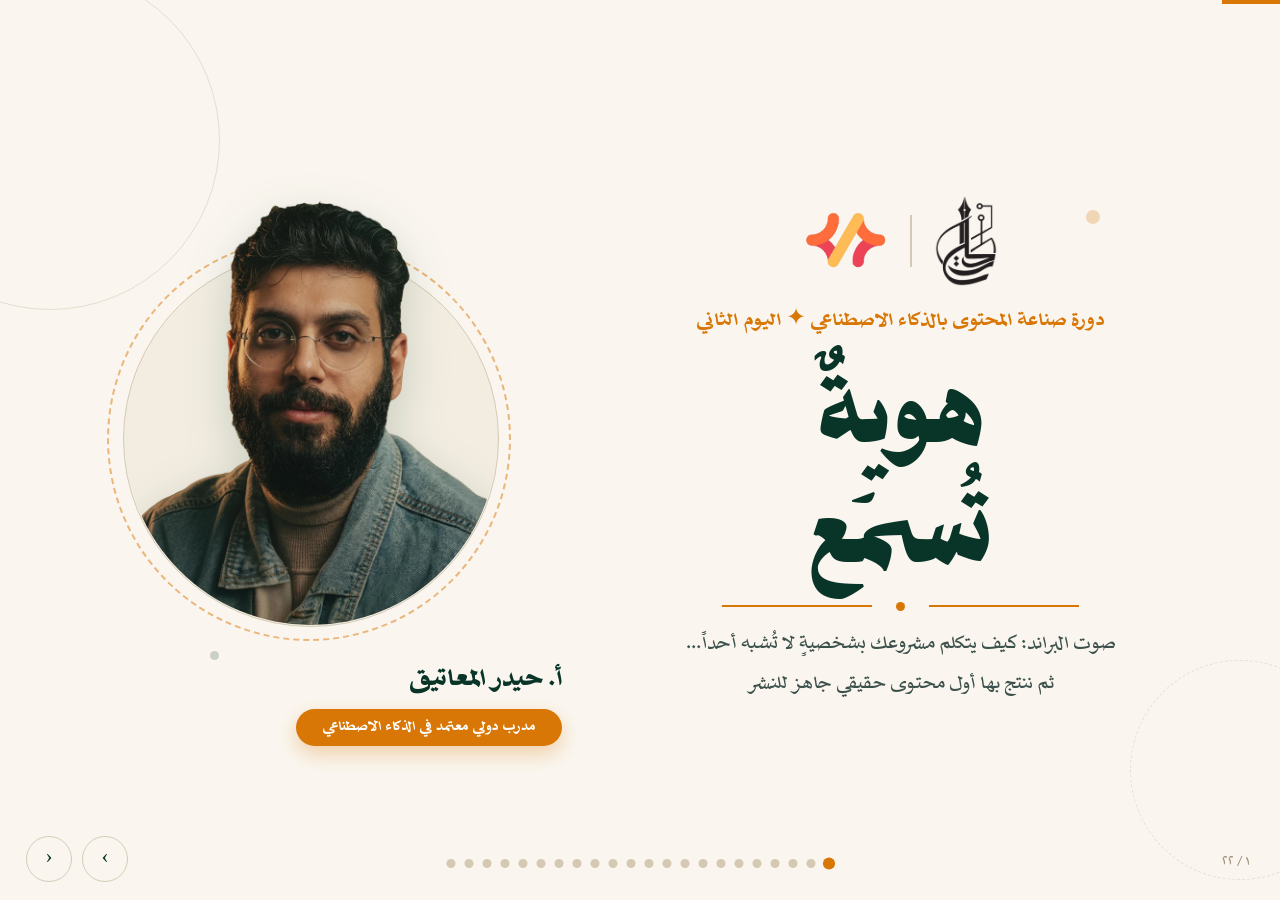
<file: day2/index.html>
<!DOCTYPE html>
<html lang="ar" dir="rtl">
<head>
<meta charset="UTF-8">
<meta name="viewport" content="width=device-width, initial-scale=1.0">
<title>اليوم الثاني - هوية تُسمع | صناعة المحتوى بالذكاء الاصطناعي</title>
<link rel="stylesheet" href="../assets/css/theme.css">
<link rel="icon" type="image/png" href="../assets/img/haydar-logo.png">
<style>
html,body{height:100%;overflow:hidden}

#stage-wrap{position:fixed;inset:0;display:flex;align-items:center;justify-content:center}
#stage{width:1280px;height:720px;position:relative;transform-origin:center center;background:var(--cream)}

.slide{position:absolute;inset:0;padding:56px 72px;display:none;flex-direction:column;align-items:center;justify-content:center}
.slide.active{display:flex}
.slide.active .a{animation:rise .8s cubic-bezier(.2,.7,.2,1) both;animation-delay:var(--d,0s)}

.orn{position:absolute;border-radius:50%;pointer-events:none}
.orn.o1{width:340px;height:340px;border:1.5px solid var(--line);top:-120px;left:-120px;opacity:.55}
.orn.o2{width:220px;height:220px;border:1.5px dashed var(--line);bottom:-70px;right:-70px;opacity:.5}
.orn.o3{width:14px;height:14px;background:var(--orange);opacity:.25;top:120px;right:180px}
.orn.o4{width:9px;height:9px;background:var(--green);opacity:.2;bottom:150px;left:210px}

.kicker{font-weight:700;color:var(--orange);font-size:24px;letter-spacing:.5px}
.slide-title{font-weight:800;color:var(--green);font-size:46px;line-height:1.25}
.title-row{display:flex;align-items:center;gap:22px;margin-bottom:8px}
.title-row .tline{height:2px;width:110px;background:var(--orange);transform-origin:center;animation:growline .9s .35s both}
.hook-big{font-size:54px;font-weight:800;color:var(--green);text-align:center;line-height:1.45}
.hook-big em{font-style:normal;color:var(--orange)}
.hook-sub{font-size:25px;margin-top:14px;color:var(--body);text-align:center;line-height:1.7}

/* cover */
.cov-grid{display:grid;grid-template-columns:1.12fr .88fr;align-items:center;width:1160px;gap:20px}
.cov-text{text-align:center}
.cover-kicker{font-size:24px;color:var(--orange);font-weight:700;margin-top:16px}
.cover-title{font-family:'Sakkal Saad Poster';font-weight:400;font-size:104px;color:var(--green);line-height:1.15;margin:2px 0 4px}
.cover-lines{display:flex;align-items:center;justify-content:center;gap:24px;margin:22px 0 14px}
.cover-lines .l{height:2px;width:150px;background:var(--orange);transform-origin:center;animation:growline 1s .5s both}
.cover-lines .dot{width:9px;height:9px;border-radius:50%;background:var(--orange);animation:pop .6s .9s both}
.cover-sub{font-size:24px;color:var(--body);line-height:1.7}
.ph-wrap{position:relative;width:440px;height:492px;margin:0 auto}
.ph-ring{position:absolute;bottom:6px;left:50%;margin-left:-204px;width:404px;height:404px;border-radius:50%;border:2px dashed var(--orange);opacity:.5;animation:spin-slow 36s linear infinite}
.ph-circle{position:absolute;bottom:20px;left:50%;margin-left:-188px;width:376px;height:376px;border-radius:50%;background:var(--card);border:1.5px solid var(--line)}
.ph-clip{position:absolute;bottom:22px;left:50%;margin-left:-186px;width:372px;height:462px;border-radius:0 0 186px 186px;overflow:hidden}
.ph-clip img{position:absolute;bottom:0;left:50%;margin-left:-212px;width:424px;filter:drop-shadow(0 14px 22px rgba(8,53,40,.18))}
.ph-name{margin-top:12px;color:var(--green);font-weight:800;font-size:31px}
.ph-badge{display:inline-block;margin-top:8px;background:var(--orange);color:#fff;font-weight:700;font-size:17.5px;border-radius:100px;padding:7px 26px;box-shadow:0 8px 20px rgba(217,119,6,.3)}

/* البطاقات القلابة */
.fq-grid{display:grid;gap:22px;margin-top:24px}
.fq{perspective:1200px;cursor:pointer}
.fq-inner{position:relative;width:100%;height:100%;transform-style:preserve-3d;transition:transform .7s cubic-bezier(.2,.7,.2,1)}
.fq.open .fq-inner{transform:rotateY(180deg)}
.fq-face{position:absolute;inset:0;backface-visibility:hidden;border-radius:18px;display:flex;flex-direction:column;align-items:center;justify-content:center;padding:20px 22px;text-align:center}
.fq-front{background:#fff;border:1.5px solid var(--line)}
.fq-front .post{font-size:19.5px;color:var(--body);line-height:1.8}
.fq-front .hint{margin-top:14px;font-size:14.5px;color:var(--orange);font-weight:700}
.fq-front .blogo{max-width:78%;max-height:96px;object-fit:contain}
.fq-front .bn{font-size:19px;font-weight:800;color:var(--green);margin-top:12px}
.fq-front .bq{font-size:15px;color:var(--muted);font-weight:700;margin-top:4px;line-height:1.55}
.fq-back{transform:rotateY(180deg);background:var(--fc);color:#fff}
.fq-back .av{width:58px;height:58px;border-radius:50%;background:#fff;display:flex;align-items:center;justify-content:center;font-size:29px;margin-bottom:10px}
.fq-back .nm{font-size:22px;font-weight:800;line-height:1.35}
.fq-back .tip{font-size:15.5px;margin-top:8px;opacity:.92;line-height:1.6}
.rights{margin-top:14px;font-size:13.5px;color:var(--muted);font-weight:700;text-align:center}

/* mind-vs */
.mind-vs{display:grid;grid-template-columns:1fr 1fr;gap:24px;width:1000px;margin-top:40px}
.mv{border-radius:18px;padding:24px 28px;text-align:center}
.mv.today{background:var(--green);color:var(--cream)}
.mv.rest{background:var(--card);border:1px solid var(--line)}
.mv .tag{display:inline-block;border-radius:100px;padding:4px 18px;font-weight:700;font-size:16px;margin-bottom:8px}
.mv.today .tag{background:rgba(250,246,239,.15);color:#E9A94F}
.mv.rest .tag{background:var(--orange-soft);color:var(--orange)}
.mv h3{font-size:30px;font-weight:800}
.mv.rest h3{color:var(--green)}
.mv p{font-size:19px;margin-top:6px;line-height:1.6}
.mv.today p{color:#D5DCD8}
.mv.rest p{color:var(--body)}

/* توليد × تحرير */
.vs-wrap{display:grid;grid-template-columns:1fr 84px 1fr;gap:0;width:1120px;align-items:stretch;margin-top:34px}
.vs-col{background:var(--card);border:1px solid var(--line);border-radius:18px;padding:26px 30px}
.vs-col.ai{background:var(--green);border-color:var(--green)}
.vs-col h3{font-size:26px;font-weight:800;color:var(--green);margin-bottom:14px}
.vs-col.ai h3{color:var(--cream)}
.vs-col ul{list-style:none}
.vs-col li{display:flex;gap:12px;align-items:flex-start;font-size:19.5px;line-height:1.55;padding:7px 0;color:var(--body)}
.vs-col.ai li{color:#D5DCD8}
.vs-col li .mark{font-weight:800;min-width:22px;text-align:center;color:var(--orange)}
.vs-col.ai li .mark{color:#E9A94F}
.vs-mid{display:flex;align-items:center;justify-content:center}
.vs-badge{width:64px;height:64px;border-radius:50%;background:var(--orange);color:#fff;font-weight:800;font-size:21px;display:flex;align-items:center;justify-content:center;animation:pulse-ring 2.2s 1.4s infinite}
.vs-punch{margin-top:24px;font-size:24px;font-weight:800;color:var(--green);text-align:center}
.vs-punch em{font-style:normal;color:var(--orange)}

/* دورة الإنتاج */
.pipe{display:flex;align-items:stretch;gap:0;width:1140px;margin-top:44px;justify-content:center}
.pstep{flex:1;text-align:center;position:relative;padding:0 8px}
.pstep .ic{width:84px;height:84px;border-radius:50%;background:var(--card);border:1.5px solid var(--line);display:flex;align-items:center;justify-content:center;font-size:38px;margin:0 auto}
.pstep.hot .ic{background:var(--green);border-color:var(--green)}
.pstep h3{font-size:23px;font-weight:800;color:var(--green);margin-top:12px}
.pstep p{font-size:16px;color:var(--muted);font-weight:700;margin-top:4px;line-height:1.5}
.pstep:not(:last-child)::after{content:'⟵';position:absolute;left:-14px;top:28px;font-size:26px;color:var(--orange)}

/* التعريف العلمي */
.def-box{width:1080px;background:var(--green);border-radius:22px;padding:30px 44px;text-align:center;margin-top:26px;position:relative}
.def-box::before{content:'❞';position:absolute;top:-4px;right:22px;font-size:70px;color:#E9A94F;opacity:.8}
.def-box p{font-size:29px;color:var(--cream);line-height:1.8;font-weight:700}
.def-box p b{color:#E9A94F}
.formula{display:flex;align-items:center;justify-content:center;gap:14px;margin-top:26px;flex-wrap:wrap;width:1100px}
.fchip{background:var(--card);border:1.5px solid var(--line);border-radius:100px;padding:12px 28px;font-size:20px;font-weight:800;color:var(--green)}
.fop{font-size:30px;font-weight:800;color:var(--orange)}
.fres{background:var(--orange);color:#fff;border-radius:100px;padding:12px 30px;font-size:20px;font-weight:800;box-shadow:0 10px 24px rgba(217,119,6,.3)}
.golden{margin-top:26px;background:var(--orange-soft);border:1.5px dashed var(--orange);border-radius:16px;padding:14px 36px;font-size:21.5px;font-weight:800;color:var(--orange)}

/* الفلسفة */
.phil-grid{display:grid;grid-template-columns:repeat(3,1fr);gap:22px;width:1130px;margin-top:32px}
.phil{background:var(--card);border:1px solid var(--line);border-radius:18px;padding:26px 22px;text-align:center;position:relative;overflow:hidden}
.phil:after{content:'';position:absolute;top:0;right:0;left:0;height:4px;background:var(--pc)}
.phil .ic{width:70px;height:70px;border-radius:50%;background:var(--pc);display:flex;align-items:center;justify-content:center;font-size:34px;margin:0 auto 12px}
.phil h3{color:var(--green);font-size:23px;font-weight:800;line-height:1.4}
.phil .en{font-size:14px;color:var(--muted);font-weight:700;font-family:Arial,'Sakkal Saad';margin-top:2px}
.phil p{font-size:17.5px;color:var(--body);margin-top:10px;line-height:1.7}
.phil .src{margin-top:10px;display:inline-block;background:var(--cream);border:1px solid var(--line);border-radius:100px;padding:4px 16px;font-size:13.5px;color:var(--orange);font-weight:700}

/* السلم */
.ladder{display:flex;align-items:flex-end;gap:16px;width:1120px;margin-top:30px;height:360px}
.lstep{flex:1;border-radius:16px 16px 0 0;display:flex;flex-direction:column;align-items:center;justify-content:flex-start;padding:18px 12px;color:#fff;text-align:center;position:relative}
.lstep .n{width:38px;height:38px;border-radius:50%;background:rgba(255,255,255,.22);font-weight:800;font-size:19px;display:flex;align-items:center;justify-content:center;margin-bottom:8px}
.lstep h3{font-size:22px;font-weight:800;line-height:1.3}
.lstep p{font-size:14.5px;margin-top:6px;opacity:.92;line-height:1.55;font-weight:700}
.lstep:not(:last-child)::after{content:'⬅';position:absolute;left:-19px;top:-26px;font-size:22px;color:var(--orange)}

/* الصوت × النبرة */
.vt-grid{display:grid;grid-template-columns:1fr 1fr;gap:24px;width:1120px;margin-top:24px}
.vt{border-radius:18px;padding:22px 26px}
.vt.voice{background:var(--green)}
.vt.tone{background:var(--card);border:1px solid var(--line)}
.vt h3{font-size:24px;font-weight:800;display:flex;align-items:center;gap:10px}
.vt.voice h3{color:#E9A94F}
.vt.tone h3{color:var(--green)}
.vt .sub{font-size:17px;font-weight:700;margin-top:4px}
.vt.voice .sub{color:#D5DCD8}
.vt.tone .sub{color:var(--muted)}
.vt ul{list-style:none;margin-top:10px}
.vt li{font-size:17.5px;padding:5px 0;display:flex;gap:9px;line-height:1.55}
.vt.voice li{color:#EDE7DC}
.vt.tone li{color:var(--body)}
.vt li::before{content:'✦'}
.vt.voice li::before{color:#E9A94F}
.vt.tone li::before{color:var(--orange)}
.bubbles{display:grid;grid-template-columns:1fr 1fr;gap:20px;width:1120px;margin-top:18px}
.bb{background:#fff;border:1.5px solid var(--line);border-radius:16px;border-top-right-radius:4px;padding:15px 22px}
.bb .sit{font-size:14.5px;font-weight:800;color:var(--orange);margin-bottom:4px}
.bb p{font-size:17.5px;color:var(--body);line-height:1.7}

/* الأرقام */
.stat-grid{display:grid;grid-template-columns:1fr 1fr;gap:28px;width:1040px;margin-top:34px}
.stat{background:var(--card);border:1px solid var(--line);border-radius:20px;padding:30px 28px;text-align:center;position:relative;overflow:hidden}
.stat:after{content:'';position:absolute;top:0;right:0;left:0;height:4px;background:var(--sc)}
.stat .v{font-size:96px;font-weight:800;color:var(--sc);line-height:1.1}
.stat h3{font-size:22px;font-weight:800;color:var(--green);margin-top:8px;line-height:1.5}
.stat .src{margin-top:12px;display:inline-block;background:var(--cream);border:1px solid var(--line);border-radius:100px;padding:5px 20px;font-size:14.5px;color:var(--muted);font-weight:700}

/* عدسة التحليل */
.lens-grid{display:grid;grid-template-columns:repeat(4,1fr);gap:18px;width:1140px;margin-top:34px}
.lens{background:var(--card);border:1px solid var(--line);border-radius:16px;padding:24px 18px;text-align:center;position:relative;overflow:hidden}
.lens:after{content:'';position:absolute;top:0;right:0;left:0;height:3.5px;background:var(--lc)}
.lens .n{width:46px;height:46px;border-radius:50%;background:var(--lc);color:#fff;font-weight:800;font-size:22px;display:flex;align-items:center;justify-content:center;margin:0 auto 12px}
.lens h4{color:var(--green);font-weight:800;font-size:22px;line-height:1.35}
.lens p{font-size:16px;color:var(--body);margin-top:8px;line-height:1.6}

/* تحليل الشعار */
.anot{position:relative;width:1140px;height:470px;margin-top:14px}
.anot .logo-c{position:absolute;top:50%;left:50%;margin-left:-165px;margin-top:-165px;width:330px;height:330px;background:#fff;border:1.5px solid var(--line);border-radius:50%;display:flex;align-items:center;justify-content:center;box-shadow:0 20px 50px rgba(8,53,40,.12)}
.anot .logo-c img{width:240px}
.call{position:absolute;width:300px;background:var(--card);border:1.5px solid var(--ac);border-radius:16px;padding:14px 18px}
.call h4{font-size:19px;font-weight:800;color:var(--ac);display:flex;align-items:center;gap:8px}
.call p{font-size:15.5px;color:var(--body);line-height:1.6;margin-top:4px}
.cline{position:absolute;border-top:2px dashed var(--ac);opacity:.65}

/* براندي */
.me-grid{display:grid;grid-template-columns:360px 1fr;gap:34px;width:1140px;align-items:center;margin-top:24px}
.me-card{background:var(--green);border-radius:22px;padding:26px;text-align:center;color:var(--cream)}
.me-card .lbox{background:var(--cream);border-radius:16px;padding:20px;display:flex;align-items:center;justify-content:center}
.me-card .lbox img{width:170px}
.me-card .nm{font-size:25px;font-weight:800;margin-top:12px}
.me-tags{display:flex;flex-wrap:wrap;gap:8px;justify-content:center;margin-top:10px}
.me-tags span{background:rgba(250,246,239,.12);border:1px solid rgba(250,246,239,.25);color:#E9A94F;border-radius:100px;padding:5px 15px;font-size:15px;font-weight:700}
.qs{display:flex;flex-direction:column;gap:13px}
.qcard{background:var(--card);border:1px solid var(--line);border-radius:14px;padding:14px 22px;display:flex;gap:14px;align-items:center}
.qcard .num{min-width:36px;height:36px;border-radius:50%;background:var(--cc);color:#fff;font-weight:800;font-size:18px;display:flex;align-items:center;justify-content:center}
.qcard p{font-size:19px;color:var(--body);line-height:1.5}
.qcard p b{color:var(--green)}

/* بطاقة هوية الصوت */
.vc-grid{display:grid;grid-template-columns:1fr 1fr;gap:30px;width:1120px;margin-top:26px;align-items:stretch}
.vcard{border-radius:20px;padding:24px 28px;position:relative;overflow:hidden}
.vcard.ex{background:var(--card);border:1px solid var(--line)}
.vcard.mine{background:#fff;border:2px dashed var(--orange)}
.vcard h3{font-size:21px;font-weight:800;color:var(--green);margin-bottom:14px;display:flex;align-items:center;gap:10px}
.vrow{display:flex;gap:12px;padding:9px 0;border-bottom:1px dashed var(--line);align-items:baseline}
.vrow:last-child{border-bottom:none}
.vrow .k{min-width:130px;font-weight:800;color:var(--orange);font-size:17.5px}
.vrow .v{font-size:17.5px;color:var(--body);line-height:1.6}
.vcard.mine .v{color:var(--muted)}

/* استراحة */
.brk-cup{font-size:120px;line-height:1;animation:floaty 4s ease-in-out infinite}
.brk-title{font-family:'Sakkal Saad Poster';font-weight:400;font-size:96px;color:var(--green);margin-top:10px}
.brk-sub{font-size:26px;color:var(--body);margin-top:8px}

/* أنواع المحتوى */
.types{display:grid;grid-template-columns:repeat(5,1fr);gap:16px;width:1150px;margin-top:34px}
.tp{background:var(--card);border:1px solid var(--line);border-radius:16px;padding:22px 14px;text-align:center;position:relative;overflow:hidden}
.tp:after{content:'';position:absolute;top:0;right:0;left:0;height:3.5px;background:var(--lc,var(--orange))}
.tp .em{font-size:42px;line-height:1}
.tp h4{color:var(--green);font-weight:800;font-size:21px;margin-top:10px}
.tp p{font-size:15px;color:var(--muted);margin-top:5px;line-height:1.55;font-weight:700}

/* خطوات التطبيق */
.fx-steps{display:grid;grid-template-columns:repeat(5,1fr);gap:16px;width:1160px;margin-top:34px}
.fx{background:var(--card);border:1px solid var(--line);border-radius:16px;padding:20px 14px;text-align:center}
.fx .n{width:50px;height:50px;border-radius:50%;background:var(--green);color:var(--cream);font-weight:800;font-size:23px;display:flex;align-items:center;justify-content:center;margin:0 auto 12px}
.fx h3{color:var(--green);font-size:19px;font-weight:800;line-height:1.4}
.fx p{font-size:15px;color:var(--body);margin-top:6px;line-height:1.55}
.lumen-note{margin-top:26px;background:var(--orange-soft);border:1.5px dashed var(--orange);border-radius:100px;padding:11px 34px;font-size:18.5px;font-weight:700;color:var(--orange)}

/* التصويت */
.ice-grid{display:grid;grid-template-columns:1fr 380px;gap:44px;width:1120px;align-items:center;margin-top:26px}
.ice-steps{display:flex;flex-direction:column;gap:16px}
.ice-step{display:flex;gap:18px;align-items:center;background:var(--card);border:1px solid var(--line);border-radius:16px;padding:16px 24px}
.ice-step .n{min-width:50px;height:50px;border-radius:50%;background:var(--green);color:var(--cream);font-weight:800;font-size:24px;display:flex;align-items:center;justify-content:center}
.ice-step h3{color:var(--green);font-size:22px;font-weight:800}
.ice-step p{font-size:17px;color:var(--body);margin-top:2px}
.qr-card{background:#fff;border:1.5px solid var(--line);border-radius:22px;padding:24px;text-align:center;box-shadow:0 18px 40px rgba(8,53,40,.10)}
.qr-card img{width:270px;height:270px;display:block;margin:0 auto}
.qr-url{direction:ltr;font-family:Arial,'Sakkal Saad';font-weight:700;font-size:18px;color:var(--orange);margin-top:12px}
.vbtns{display:flex;gap:12px;margin-top:18px}
.scr-btn{display:inline-flex;align-items:center;gap:8px;background:var(--green);color:var(--cream);text-decoration:none;font-weight:700;font-size:17px;border-radius:100px;padding:10px 24px;transition:transform .2s}
.scr-btn:hover{transform:translateY(-3px)}
.scr-btn.alt{background:var(--orange)}
.vops{display:flex;gap:10px;margin-top:16px}
.vop{border-radius:100px;padding:8px 22px;font-weight:800;font-size:16.5px;color:#fff}
.vop.y{background:#1E7A46}.vop.m{background:#E9A94F;color:#5C3A00}.vop.n{background:#B4513E}

/* الختام */
.close-title{font-family:'Sakkal Saad Poster';font-weight:400;font-size:96px;color:var(--green)}
.close-sub{font-size:26px;color:var(--body);margin-top:10px;line-height:1.8;text-align:center}
.close-sub em{font-style:normal;color:var(--orange);font-weight:700}
.close-tmw{margin-top:26px;background:var(--green);color:var(--cream);border-radius:18px;padding:18px 40px;font-size:22px;font-weight:700}
.close-tmw b{color:#E9A94F}
.close-logos{display:flex;align-items:center;gap:26px;margin-bottom:6px}
.close-logos img{height:74px;animation:floaty 5s ease-in-out infinite}
.close-logos .dv{width:1.5px;height:56px;background:var(--line)}

/* navigation */
#progress{position:fixed;top:0;right:0;height:4px;background:var(--orange);z-index:60;transition:width .45s cubic-bezier(.2,.7,.2,1)}
#nav{position:fixed;bottom:18px;left:26px;display:flex;gap:10px;z-index:60}
#nav button{width:46px;height:46px;border-radius:50%;border:1.5px solid var(--line);background:var(--cream);color:var(--green);font-size:21px;cursor:pointer;transition:.25s;font-family:inherit}
#nav button:hover{background:var(--orange);border-color:var(--orange);color:#fff}
#dots{position:fixed;bottom:32px;right:50%;transform:translateX(50%);display:flex;gap:9px;z-index:60}
#dots span{width:9px;height:9px;border-radius:50%;background:var(--line);cursor:pointer;transition:.3s}
#dots span.on{background:var(--orange);transform:scale(1.35)}
#counter{position:fixed;bottom:26px;right:30px;color:var(--muted);font-size:17px;z-index:60}
</style>
</head>
<body>
<div id="progress"></div>
<div id="stage-wrap"><div id="stage">

<!-- ═══════════ S1 الغلاف ═══════════ -->
<section class="slide" data-name="الغلاف">
  <div class="orn o1"></div><div class="orn o2"></div><div class="orn o3"></div><div class="orn o4"></div>
  <div class="cov-grid">
    <div class="cov-text">
      <div class="a" style="--d:.05s;display:flex;align-items:center;gap:22px;justify-content:center">
        <img style="width:64px" src="../assets/img/haydar-logo.png" alt="">
        <div style="width:1.5px;height:52px;background:var(--line)"></div>
        <img style="width:84px" src="../assets/img/gocode.png" alt="">
      </div>
      <div class="cover-kicker a" style="--d:.25s">دورة صناعة المحتوى بالذكاء الاصطناعي ✦ اليوم الثاني</div>
      <h1 class="cover-title a" style="--d:.4s">هويةٌ<br>تُسمَع</h1>
      <div class="cover-lines"><div class="l"></div><div class="dot"></div><div class="l"></div></div>
      <p class="cover-sub a" style="--d:.6s">صوت البراند: كيف يتكلم مشروعك بشخصيةٍ لا تُشبه أحداً…<br>ثم ننتج بها أول محتوى حقيقي جاهز للنشر</p>
    </div>
    <div class="cov-photo">
      <div class="ph-wrap">
        <div class="ph-ring"></div>
        <div class="ph-circle a" style="--d:.35s;animation-name:pop"></div>
        <div class="ph-clip a" style="--d:.55s"><img src="../assets/img/haydar.webp" alt=""></div>
      </div>
      <div class="ph-name a" style="--d:.85s">أ. حيدر المعاتيق</div>
      <div class="ph-badge a" style="--d:1.05s">مدرب دولي معتمد في الذكاء الاصطناعي</div>
    </div>
  </div>
</section>

<!-- ═══════════ S2 خمن الهوية ═══════════ -->
<section class="slide" data-name="خمن الهوية" style="padding-top:44px;justify-content:flex-start">
  <div class="orn o3"></div>
  <div class="title-row a" style="margin-top:4px"><div class="tline"></div><h2 class="slide-title">خمِّن الهوية 🕵️</h2><div class="tline"></div></div>
  <p class="hook-sub a" style="--d:.15s;margin-top:0;font-size:22px">ثلاثة منشورات لنفس المقهى بالضبط… لو هالمقهى شخص، وش شخصيته؟ ومين زبونه؟</p>
  <div class="fq-grid" style="grid-template-columns:repeat(3,1fr);width:1160px;height:330px">
    <div class="fq a" style="--d:.3s;--fc:#083528">
      <div class="fq-inner">
        <div class="fq-face fq-front">
          <p class="post">«نلتزم في دار البُن بأعلى معايير الجودة، من اختيار الحبة إلى فنجانك. خبرة تحميصٍ تمتد لعشر سنوات.»</p>
          <span class="hint">خمِّن الشخصية… ثم اضغط</span>
        </div>
        <div class="fq-face fq-back">
          <div class="av">🎩</div>
          <div class="nm">الخبير الموثوق</div>
          <p class="tip">نبرة رسمية هادئة - زبونه يدفع مقابل الضمان والخبرة</p>
        </div>
      </div>
    </div>
    <div class="fq a" style="--d:.5s;--fc:#D97706">
      <div class="fq-inner">
        <div class="fq-face fq-front">
          <p class="post">«قهوتنا ما تحتاج فلتر… صراحة أنت اللي تحتاج قهوتنا 😌 جرّب وبتفهم ليش الدوام صار يمر أسرع.»</p>
          <span class="hint">خمِّن الشخصية… ثم اضغط</span>
        </div>
        <div class="fq-face fq-back">
          <div class="av">😎</div>
          <div class="nm">الصديق الساخر</div>
          <p class="tip">نبرة جريئة فكاهية - زبونه شاب يحب الخفة والتجربة</p>
        </div>
      </div>
    </div>
    <div class="fq a" style="--d:.7s;--fc:#B4513E">
      <div class="fq-inner">
        <div class="fq-face fq-front">
          <p class="post">«كل صباح، نحمّص قهوتنا كأنها لضيوف بيتنا. تفضّلوا… مكانكم محجوز دايماً.»</p>
          <span class="hint">خمِّن الشخصية… ثم اضغط</span>
        </div>
        <div class="fq-face fq-back">
          <div class="av">🏡</div>
          <div class="nm">أهل البيت الكرماء</div>
          <p class="tip">نبرة دافئة عائلية - زبونه يبحث عن المكان اللي «يحسّه بيته»</p>
        </div>
      </div>
    </div>
  </div>
</section>

<!-- ═══════════ S3 الكشف ═══════════ -->
<section class="slide" data-name="هذا هو صوت البراند">
  <div class="orn o1"></div><div class="orn o4"></div>
  <h2 class="hook-big a">نفس المنتج بالضبط…<br>تغيّرت الكلمات <em>فتغيّرت الشخصية</em></h2>
  <p class="hook-sub a" style="--d:.3s">هذا اسمه <b style="color:var(--orange);font-family:Arial,'Sakkal Saad'">Brand Voice</b> - صوت البراند<br>وقبل أن نصنعه لمشاريعكم… لازم نفهمه فهماً علمياً</p>
</section>

<!-- ═══════════ S4 أمس واليوم ═══════════ -->
<section class="slide" data-name="أمس واليوم">
  <div class="orn o2"></div><div class="orn o3"></div>
  <div class="kicker a">وين وصلنا؟</div>
  <h2 class="slide-title a" style="--d:.15s">أمس فكّرنا… اليوم ننتج</h2>
  <div class="mind-vs">
    <div class="mv rest a" style="--d:.35s">
      <span class="tag">أمس</span>
      <h3>العقل 🧠</h3>
      <p>تعلمنا نفكر مع الذكاء الاصطناعي<br>وبنينا برومبت العناصر السبعة</p>
    </div>
    <div class="mv today a" style="--d:.55s">
      <span class="tag">اليوم</span>
      <h3>الإنتاج 🎬</h3>
      <p>نفهم صوت البراند علمياً… ثم ننتج به<br>محتوى جاهزاً ننشره فعلاً</p>
    </div>
  </div>
</section>

<!-- ═══════════ S5 توليد × تحرير ═══════════ -->
<section class="slide" data-name="توليد وتحرير">
  <div class="orn o1"></div><div class="orn o3"></div>
  <div class="title-row a"><div class="tline"></div><h2 class="slide-title">توليد… أم تحرير؟</h2><div class="tline"></div></div>
  <div class="vs-wrap">
    <div class="vs-col a" style="--d:.25s">
      <h3>✍️ توليد محتوى</h3>
      <ul>
        <li><span class="mark">✦</span>تبدأ من صفحة بيضاء - الـAI يكتب المسودة الأولى</li>
        <li><span class="mark">✦</span>أنت توجّه بالبرومبت وتحكم على الناتج</li>
        <li><span class="mark">✦</span>مثاله: «اكتب لي منشوراً عن عرض رمضان»</li>
      </ul>
    </div>
    <div class="vs-mid a" style="--d:.55s"><div class="vs-badge">×</div></div>
    <div class="vs-col ai a" style="--d:.4s">
      <h3>🪄 تحرير محتوى</h3>
      <ul>
        <li><span class="mark">✦</span>تبدأ من نصك أنت - والـAI يحسّنه</li>
        <li><span class="mark">✦</span>يختصر، يعيد الصياغة، يبدّل النبرة</li>
        <li><span class="mark">✦</span>مثاله: «خذ منشوري وخلّه أقصر وأجرأ»</li>
      </ul>
    </div>
  </div>
  <p class="vs-punch a" style="--d:.7s">المحترف يستخدم الاثنين… <em>والصوت واحد في الحالتين</em></p>
</section>

<!-- ═══════════ S6 دورة الإنتاج ═══════════ -->
<section class="slide" data-name="دورة الإنتاج">
  <div class="orn o2"></div><div class="orn o4"></div>
  <div class="title-row a"><div class="tline"></div><h2 class="slide-title">دورة إنتاج المحتوى</h2><div class="tline"></div></div>
  <div class="pipe">
    <div class="pstep a" style="--d:.2s"><div class="ic">💡</div><h3>فكرة</h3><p>من عصفك الذهني<br>أمس</p></div>
    <div class="pstep a" style="--d:.35s"><div class="ic">📝</div><h3>برومبت</h3><p>العناصر السبعة<br>+ صوت البراند</p></div>
    <div class="pstep a" style="--d:.5s"><div class="ic">📄</div><h3>مسودة</h3><p>الـAI يولّد<br>النسخة الأولى</p></div>
    <div class="pstep a" style="--d:.65s"><div class="ic">✂️</div><h3>تعديل</h3><p>أنت تراجع<br>وتحاوره ليحسّن</p></div>
    <div class="pstep hot a" style="--d:.8s"><div class="ic">🚀</div><h3>إخراج نهائي</h3><p>محتوى جاهز<br>للنشر</p></div>
  </div>
  <p class="hook-sub a" style="--d:1s;margin-top:40px">كل خطوة هنا تقف على <b style="color:var(--orange)">إطار العناصر السبعة</b> اللي أتقنّاه أمس</p>
</section>

<!-- ═══════════ S7 التعريف العلمي ═══════════ -->
<section class="slide" data-name="التعريف العلمي">
  <div class="orn o3"></div><div class="orn o4"></div>
  <div class="kicker a">المقدمة النظرية ١/٣ 📖</div>
  <h2 class="slide-title a" style="--d:.15s">ما هو صوت البراند… علمياً؟</h2>
  <div class="def-box a" style="--d:.3s">
    <p>الشخصيةُ اللغويةُ <b>الثابتة</b> التي يتحدث بها مشروعك في كل مكان -<br>في البوست، والرد على التعليق، والإعلان… وحتى رسالة الاعتذار</p>
  </div>
  <div class="formula a" style="--d:.5s">
    <span class="fchip">شخصية ثابتة</span><span class="fop">＋</span>
    <span class="fchip">لغة مميزة</span><span class="fop">＋</span>
    <span class="fchip">اتساق في كل قناة</span><span class="fop">=</span>
    <span class="fres">هوية تُعرَف من الكلام وحده</span>
  </div>
  <div class="golden a" style="--d:.7s">🏆 الاختبار الذهبي: غطِّ الشعار… هل يعرفونك من كلامك؟</div>
</section>

<!-- ═══════════ S8 الفلسفة ═══════════ -->
<section class="slide" data-name="الفلسفة">
  <div class="orn o1"></div><div class="orn o3"></div>
  <div class="kicker a">المقدمة النظرية ٢/٣ 🧠</div>
  <h2 class="slide-title a" style="--d:.15s">الفلسفة: ليش الصوت يشتغل أصلاً؟</h2>
  <div class="phil-grid">
    <div class="phil a" style="--d:.3s;--pc:#D97706">
      <div class="ic">🧠</div>
      <h3>التشخيص</h3>
      <div class="en">Anthropomorphism</div>
      <p>أدمغتنا مبرمجة تتعامل مع البراندات كأشخاص - نحكم عليها كما نحكم على الناس: ودود؟ متعالٍ؟ صادق؟</p>
      <span class="src">جينيفر آكر - أبعاد شخصية البراند</span>
    </div>
    <div class="phil a" style="--d:.5s;--pc:#1E7A46">
      <div class="ic">🔁</div>
      <h3>أثر الألفة</h3>
      <div class="en">Mere Exposure Effect</div>
      <p>التعرّض المتكرر لنفس الصوت يولّد الألفة… والألفة تولّد الميل والثقة - بشرط الاتساق</p>
      <span class="src">روبرت زايونس - أثر التعرض المجرد</span>
    </div>
    <div class="phil a" style="--d:.7s;--pc:#B4513E">
      <div class="ic">🎯</div>
      <h3>التمييز</h3>
      <div class="en">Distinctiveness</div>
      <p>في سوقٍ تتشابه منتجاته… الصوت أرخص ميزة تنافسية وأصعبها تقليداً - المنتج يُنسَخ، الشخصية لا</p>
      <span class="src">قاعدة الأصول المميزة للبراند</span>
    </div>
  </div>
</section>

<!-- ═══════════ S9 الآلية ═══════════ -->
<section class="slide" data-name="الآلية">
  <div class="orn o2"></div><div class="orn o4"></div>
  <div class="kicker a">المقدمة النظرية ٣/٣ ⚙️</div>
  <h2 class="slide-title a" style="--d:.15s">الآلية: من الصوت… إلى الولاء</h2>
  <div class="ladder">
    <div class="lstep a" style="--d:.25s;height:170px;background:#A1907A"><div class="n">١</div><h3>صوت ثابت</h3><p>نفس الشخصية<br>في كل قناة</p></div>
    <div class="lstep a" style="--d:.4s;height:218px;background:#B4513E"><div class="n">٢</div><h3>تمييز</h3><p>يُعرَف وسط<br>الزحام</p></div>
    <div class="lstep a" style="--d:.55s;height:266px;background:#D97706"><div class="n">٣</div><h3>ألفة</h3><p>يصير وجهاً<br>مألوفاً يومياً</p></div>
    <div class="lstep a" style="--d:.7s;height:314px;background:#1E7A46"><div class="n">٤</div><h3>ثقة</h3><p>المألوف المتسق<br>يُصدَّق</p></div>
    <div class="lstep a" style="--d:.85s;height:360px;background:#083528"><div class="n">٥</div><h3>ولاء</h3><p>يُختار<br>بلا مقارنة</p></div>
  </div>
  <p class="hook-sub a" style="--d:1.05s;margin-top:18px;font-size:21px">كل درجة تبنيها الكلمات… <b style="color:var(--orange)">والتذبذب يهدم السلم من أوله</b></p>
</section>

<!-- ═══════════ S10 الصوت × النبرة ═══════════ -->
<section class="slide" data-name="الصوت والنبرة" style="padding-top:44px;justify-content:flex-start">
  <div class="orn o3"></div>
  <div class="title-row a" style="margin-top:4px"><div class="tline"></div><h2 class="slide-title">فرق مهم: الصوت × النبرة</h2><div class="tline"></div></div>
  <div class="vt-grid">
    <div class="vt voice a" style="--d:.25s">
      <h3>🎙 الصوت Voice</h3>
      <div class="sub">شخصيتك - ثابت لا يتغير</div>
      <ul>
        <li>من أنت وكيف تتكلم دائماً</li>
        <li>مثل طبع الإنسان: يرافقه في كل المواقف</li>
      </ul>
    </div>
    <div class="vt tone a" style="--d:.4s">
      <h3>🎚 النبرة Tone</h3>
      <div class="sub">مزاجك - تتكيف مع الموقف</div>
      <ul>
        <li>درجة الحماس والجدية حسب السياق</li>
        <li>مثل مزاج الإنسان: يفرح ويجدّ ويهدأ</li>
      </ul>
    </div>
  </div>
  <div class="bubbles">
    <div class="bb a" style="--d:.6s">
      <div class="sit">🎉 نفس البراند - موقف تهنئة</div>
      <p>«عيدكم مبارك يا أهل القهوة ☕ أول فنجان بالعيد… علينا»</p>
    </div>
    <div class="bb a" style="--d:.75s">
      <div class="sit">😔 نفس البراند - رد على شكوى</div>
      <p>«نعتذر منك، هذا مو مستوانا. رجّعنا المبلغ… وطلبك الجاي علينا»</p>
    </div>
  </div>
  <p class="hook-sub a" style="--d:.95s;margin-top:16px;font-size:21.5px">نفس الشخصية الكريمة في الحالتين… <b style="color:var(--orange)">النبرة وحدها هي اللي تحركت</b></p>
</section>

<!-- ═══════════ S11 أرقام ═══════════ -->
<section class="slide" data-name="أرقام تثبت">
  <div class="orn o1"></div><div class="orn o4"></div>
  <div class="kicker a">ليش نتعب على هالشي؟ 📊</div>
  <h2 class="slide-title a" style="--d:.15s">الاتساق… يُترجم أرقاماً</h2>
  <div class="stat-grid">
    <div class="stat a" style="--d:.35s;--sc:#D97706">
      <div class="v">+٢٠٪</div>
      <h3>نموٌّ في الإيرادات مرتبط<br>بالعرض المتّسق للبراند</h3>
      <span class="src">تقرير حالة اتساق البراند - Lucidpress/Marq</span>
    </div>
    <div class="stat a" style="--d:.55s;--sc:#1E7A46">
      <div class="v">٥٩٪</div>
      <h3>من المستهلكين يفضّلون الشراء<br>من براند مألوفٍ لديهم</h3>
      <span class="src">مسح المستهلك العالمي - Nielsen</span>
    </div>
  </div>
  <p class="hook-sub a" style="--d:.75s;margin-top:26px;font-size:21px">الصوت مو «لمسة جمالية»… <b style="color:var(--orange)">هو أصل تجاري يُبنى ويُقاس</b></p>
</section>

<!-- ═══════════ S12 عدسة التحليل ═══════════ -->
<section class="slide" data-name="عدسة التحليل">
  <div class="orn o3"></div>
  <div class="kicker a">أداة العمل 🔍</div>
  <h2 class="slide-title a" style="--d:.15s">عدسة تحليل الصوت - ٤ عناصر</h2>
  <div class="lens-grid">
    <div class="lens a" style="--d:.3s;--lc:#D97706">
      <div class="n">١</div>
      <h4>الشخصية</h4>
      <p>لو كان البراند إنساناً…<br>شنو طبعه؟</p>
    </div>
    <div class="lens a" style="--d:.45s;--lc:#1E7A46">
      <div class="n">٢</div>
      <h4>المفردات المتكررة</h4>
      <p>أي كلمات يرددها دائماً<br>وأيها لا يقولها أبداً؟</p>
    </div>
    <div class="lens a" style="--d:.6s;--lc:#B4513E">
      <div class="n">٣</div>
      <h4>طول الجمل وإيقاعها</h4>
      <p>جمل قصيرة حادة…<br>أم طويلة مسترسلة؟</p>
    </div>
    <div class="lens a" style="--d:.75s;--lc:#083528">
      <div class="n">٤</div>
      <h4>الرسمية والفكاهة</h4>
      <p>وين يقف على الخط<br>بين الجدية والمزاح؟</p>
    </div>
  </div>
  <p class="hook-sub a" style="--d:.95s;margin-top:28px">بهذه العدسة الواحدة… راح نحلل براندات عالمية، وبراندي أنا، وبراندك أنت</p>
</section>

<!-- ═══════════ S13 براندات عالمية ═══════════ -->
<section class="slide" data-name="براندات عالمية" style="padding-top:40px;justify-content:flex-start">
  <div class="orn o3"></div>
  <div class="title-row a" style="margin-top:4px"><div class="tline"></div><h2 class="slide-title">لو كان إنساناً… شنو طبعه؟</h2><div class="tline"></div></div>
  <p class="hook-sub a" style="--d:.1s;margin-top:0;font-size:20px">حللوا بالعدسة الرباعية - وبعد كل براند: لو غيّر نبرته فجأة، وش بيصير؟</p>
  <div class="fq-grid" style="grid-template-columns:repeat(4,1fr);width:1160px;height:290px">
    <div class="fq a" style="--d:.25s;--fc:#1E7A46">
      <div class="fq-inner">
        <div class="fq-face fq-front">
          <img class="blogo" src="../assets/img/brands/duolingo.png" alt="Duolingo">
          <div class="bq">تطبيق تعلم اللغات</div>
          <span class="hint">خمِّن ثم اضغط</span>
        </div>
        <div class="fq-face fq-back">
          <div class="av">🦉</div>
          <div class="nm">جريء فكاهي<br>«مزعج» بذكاء</div>
          <p class="tip">كسر الرسمية ممكن يكون استراتيجية كاملة</p>
        </div>
      </div>
    </div>
    <div class="fq a" style="--d:.4s;--fc:#083528">
      <div class="fq-inner">
        <div class="fq-face fq-front">
          <img class="blogo" src="../assets/img/brands/apple.png" alt="Apple" style="max-height:88px">
          <div class="bq">شركة التقنية الأشهر</div>
          <span class="hint">خمِّن ثم اضغط</span>
        </div>
        <div class="fq-face fq-back">
          <div class="av">🍎</div>
          <div class="nm">واثق هادئ<br>ما يشرح كثير</div>
          <p class="tip">قوة الصوت أحياناً… في السكوت</p>
        </div>
      </div>
    </div>
    <div class="fq a" style="--d:.55s;--fc:#D97706">
      <div class="fq-inner">
        <div class="fq-face fq-front">
          <img class="blogo" src="../assets/img/brands/almarai.png" alt="المراعي" style="max-height:110px">
          <div class="bq">أكبر براند أغذية خليجي</div>
          <span class="hint">خمِّن ثم اضغط</span>
        </div>
        <div class="fq-face fq-back">
          <div class="av">🥛</div>
          <div class="nm">دافئ عائلي<br>«جودة تستاهل الثقة»</div>
          <p class="tip">علاقة البيت والعائلة… حتى بمنتج يومي بسيط</p>
        </div>
      </div>
    </div>
    <div class="fq a" style="--d:.7s;--fc:#B4513E">
      <div class="fq-inner">
        <div class="fq-face fq-front">
          <img class="blogo" src="../assets/img/brands/rolex.png" alt="Rolex" style="max-height:70px">
          <div class="bq">الساعات السويسرية الفاخرة</div>
          <span class="hint">خمِّن ثم اضغط</span>
        </div>
        <div class="fq-face fq-back">
          <div class="av">👑</div>
          <div class="nm">رسمي فخم<br>جمل قليلة موزونة</div>
          <p class="tip">الاختصار نفسه… أداة فخامة</p>
        </div>
      </div>
    </div>
  </div>
  <div class="rights a" style="--d:.9s">✱ الشعارات المعروضة علاماتٌ تجارية مسجّلة محفوظة الحقوق لأصحابها - تُعرض هنا لغرضٍ تعليمي فقط</div>
</section>

<!-- ═══════════ S14 تحليل شعاري ═══════════ -->
<section class="slide" data-name="تحليل شعاري" style="padding-top:40px;justify-content:flex-start">
  <div class="orn o3"></div>
  <div class="title-row a" style="margin-top:0"><div class="tline"></div><h2 class="slide-title">قبل كلماتي… شعاري نفسه يتكلم</h2><div class="tline"></div></div>
  <div class="anot a" style="--d:.2s">
    <div class="logo-c a" style="--d:.3s;animation-name:pop"><img src="../assets/img/haydar-logo.png" alt="شعار حيدر"></div>
    <div class="call a" style="--d:.5s;--ac:#B4513E;top:8px;right:20px">
      <h4>✒️ سنّ القلم</h4>
      <p>ريشة الخطاط بأعلى الشعار - الحِرفة والتراث ودقّة اليد</p>
    </div>
    <div class="call a" style="--d:.65s;--ac:#1E7A46;top:8px;left:20px">
      <h4>💠 العقد والدوائر</h4>
      <p>مسار نقاطٍ كأنه دائرة إلكترونية - التقنية والذكاء الاصطناعي</p>
    </div>
    <div class="call a" style="--d:.8s;--ac:#D97706;bottom:8px;right:20px">
      <h4>〰️ الانسياب الخطي</h4>
      <p>حروف «حيدر» بروح الخط العربي الحي - هوية عربية أصيلة</p>
    </div>
    <div class="call a" style="--d:.95s;--ac:#083528;bottom:8px;left:20px">
      <h4>⭕ تكوينٌ واحد</h4>
      <p>التراث والتقنية في جسدٍ واحد متزن - وهذا بالضبط صوتي</p>
    </div>
    <div class="cline" style="--ac:#B4513E;width:150px;top:80px;right:330px;transform:rotate(18deg)"></div>
    <div class="cline" style="--ac:#1E7A46;width:150px;top:80px;left:330px;transform:rotate(-18deg)"></div>
    <div class="cline" style="--ac:#D97706;width:150px;bottom:80px;right:330px;transform:rotate(-18deg)"></div>
    <div class="cline" style="--ac:#083528;width:150px;bottom:80px;left:330px;transform:rotate(18deg)"></div>
  </div>
</section>

<!-- ═══════════ S15 براندي أنا ═══════════ -->
<section class="slide" data-name="براندي أنا">
  <div class="orn o2"></div><div class="orn o4"></div>
  <div class="kicker a">حالة نقاش حية 🎙</div>
  <h2 class="slide-title a" style="--d:.15s">براندي أنا… حللوني بنفس العدسة</h2>
  <div class="me-grid">
    <div class="me-card a" style="--d:.3s">
      <div class="lbox"><img src="../assets/img/haydar-logo.png" alt="شعار حيدر"></div>
      <div class="nm">أ. حيدر المعاتيق</div>
      <div class="me-tags">
        <span>مدرب ذكاء اصطناعي</span><span>معلّم</span>
        <span>خطّاط</span><span>منضّد كتب</span>
      </div>
    </div>
    <div class="qs">
      <div class="qcard a" style="--d:.45s;--cc:#D97706"><div class="num">١</div><p><b>الشخصية:</b> لو أنا إنسان… وش شخصيتي بعيونكم؟</p></div>
      <div class="qcard a" style="--d:.6s;--cc:#1E7A46"><div class="num">٢</div><p><b>التناقض الظاهري:</b> ذكاء اصطناعي حديث × خط عربي تراثي - يضعف الصوت أو يقوّيه؟</p></div>
      <div class="qcard a" style="--d:.75s;--cc:#B4513E"><div class="num">٣</div><p><b>المفردات:</b> لغتي لغة معلّم أكثر… أو مدرب تقني؟</p></div>
      <div class="qcard a" style="--d:.9s;--cc:#083528"><div class="num">٤</div><p><b>الجمهور:</b> هل جمهور الخط هو نفسه جمهور الذكاء الاصطناعي؟</p></div>
    </div>
  </div>
</section>

<!-- ═══════════ S16 الخلاصة ═══════════ -->
<section class="slide" data-name="الخلاصة">
  <div class="orn o1"></div><div class="orn o4"></div>
  <h2 class="hook-big a">التحدي الحقيقي:<br>كيف يبان تنوّعك <em>عمقاً وقوة</em>…<br>لا تشتتاً</h2>
  <p class="hook-sub a" style="--d:.35s">الصوت الواحد ما يعني موضوعاً واحداً - يعني شخصيةً واحدة تجمع كل المواضيع</p>
</section>

<!-- ═══════════ S17 بطاقة هوية الصوت ═══════════ -->
<section class="slide" data-name="بطاقة هوية الصوت" style="padding-top:44px;justify-content:flex-start">
  <div class="orn o3"></div>
  <div class="title-row a" style="margin-top:4px"><div class="tline"></div><h2 class="slide-title">تمرينك: بطاقة هوية الصوت ✍️</h2><div class="tline"></div></div>
  <p class="hook-sub a" style="--d:.1s;margin-top:0;font-size:21px">أربعة أسطر فقط - هذي بطاقة مشروعك الصوتية، بنستخدمها بعد الاستراحة</p>
  <div class="vc-grid">
    <div class="vcard ex a" style="--d:.3s">
      <h3>📋 مثال: محمصة «بُن الديرة»</h3>
      <div class="vrow"><span class="k">الشخصية</span><span class="v">الصديق الخبير - يفهم بالقهوة ويحبها بجنون</span></div>
      <div class="vrow"><span class="k">النبرة</span><span class="v">جريئة وخفيفة، فيها فكاهة بلا استظراف</span></div>
      <div class="vrow"><span class="k">كلمات نستخدمها</span><span class="v">محمصة طازجة، تجربة، مزاجك، «قهوتك تشبهك»</span></div>
      <div class="vrow"><span class="k">كلمات نتجنبها</span><span class="v">الأفضل، الأرخص، حصري، عروض مجنونة</span></div>
    </div>
    <div class="vcard mine a" style="--d:.5s">
      <h3>🖊 بطاقة مشروعك أنت</h3>
      <div class="vrow"><span class="k">الشخصية</span><span class="v">لو براندك إنسان… وش طبعه؟</span></div>
      <div class="vrow"><span class="k">النبرة</span><span class="v">رسمية؟ جريئة؟ دافئة؟ وبأي درجة؟</span></div>
      <div class="vrow"><span class="k">كلمات نستخدمها</span><span class="v">٣-٥ كلمات تخص عالمك</span></div>
      <div class="vrow"><span class="k">كلمات نتجنبها</span><span class="v">الكلمات المستهلكة والممنوعة عندك</span></div>
    </div>
  </div>
</section>

<!-- ═══════════ S18 استراحة ═══════════ -->
<section class="slide" data-name="استراحة">
  <div class="orn o1"></div><div class="orn o2"></div><div class="orn o3"></div><div class="orn o4"></div>
  <div class="brk-cup a">☕</div>
  <h2 class="brk-title a" style="--d:.2s">استراحة</h2>
  <p class="brk-sub a" style="--d:.4s">نرجع بعد ١٥ دقيقة - وبعدها إنتاج فعلي من أول دقيقة</p>
</section>

<!-- ═══════════ S19 أنواع المحتوى ═══════════ -->
<section class="slide" data-name="أنواع المحتوى">
  <div class="orn o2"></div><div class="orn o3"></div>
  <div class="title-row a"><div class="tline"></div><h2 class="slide-title">مرجعك السريع - أنواع المحتوى</h2><div class="tline"></div></div>
  <div class="types">
    <div class="tp a" style="--d:.2s;--lc:#D97706"><div class="em">📊</div><h4>سلايدات</h4><p>شرح فكرة<br>بخطوات</p></div>
    <div class="tp a" style="--d:.35s;--lc:#1E7A46"><div class="em">📈</div><h4>إنفوجرافيك</h4><p>تبسيط بيانات<br>بصرياً</p></div>
    <div class="tp a" style="--d:.5s;--lc:#B4513E"><div class="em">📸</div><h4>صورة ترويجية</h4><p>عرض منتج<br>بجودة استوديو</p></div>
    <div class="tp a" style="--d:.65s;--lc:#083528"><div class="em">🎙</div><h4>مقطع صوتي</h4><p>هوية سمعية<br>لفيديو قصير</p></div>
    <div class="tp a" style="--d:.8s;--lc:#A1907A"><div class="em">🎬</div><h4>فيديو ترويجي</h4><p>محتوى قصير<br>بقصة</p></div>
  </div>
  <p class="hook-sub a" style="--d:1s;margin-top:30px">كل واحد فيكم يختار <b style="color:var(--orange)">نوعاً واحداً فقط</b> يناسب مشروعه… ويطبّقه فعلياً لين آخر الساعة</p>
</section>

<!-- ═══════════ S20 التطبيق العملي ═══════════ -->
<section class="slide" data-name="التطبيق العملي">
  <div class="orn o1"></div><div class="orn o4"></div>
  <div class="kicker a">التطبيق العملي 💪</div>
  <h2 class="slide-title a" style="--d:.15s">من البطاقة… إلى المحتوى</h2>
  <div class="fx-steps">
    <div class="fx a" style="--d:.3s"><div class="n">١</div><h3>ارجع لبطاقتك</h3><p>بطاقة هوية الصوت<br>من الساعة الأولى</p></div>
    <div class="fx a" style="--d:.45s"><div class="n">٢</div><h3>اختر نوعك</h3><p>نوع محتوى واحد<br>يناسب مشروعك</p></div>
    <div class="fx a" style="--d:.6s"><div class="n">٣</div><h3>ابنِ البرومبت</h3><p>٧ عناصر + بطاقة الصوت<br>للأسلوب والقيود</p></div>
    <div class="fx a" style="--d:.75s"><div class="n">٤</div><h3>ولّد فعلياً</h3><p>نص أو صورة -<br>من جوالك الآن</p></div>
    <div class="fx a" style="--d:.9s"><div class="n">٥</div><h3>أمرّ عليك</h3><p>مراجعة فردية<br>لكل مشروع</p></div>
  </div>
  <div class="lumen-note a" style="--d:1.1s">📸 عندك منتج مادي؟ بنفتح Lumen Pro سوا - صورة منتجك تصير صورة استوديو</div>
  <p class="hook-sub a" style="--d:1.25s;margin-top:16px;font-size:21px">المطلوب بنهاية الوقت: <b style="color:var(--orange)">قطعة محتوى واحدة تقدر تنشرها اليوم</b></p>
</section>

<!-- ═══════════ S21 التصويت ═══════════ -->
<section class="slide" data-name="التصويت الحي" style="padding-top:44px;justify-content:flex-start">
  <div class="orn o2"></div><div class="orn o3"></div>
  <div class="title-row a" style="margin-top:4px"><div class="tline"></div><h2 class="slide-title">لحظة الحقيقة - تصويت الجمهور 🗳</h2><div class="tline"></div></div>
  <p class="hook-sub a" style="--d:.1s;margin-top:0;font-size:21px">كل متدرب يعرض مخرجه ٣٠-٤٠ ثانية… والباقي يحكمون من جوالاتهم</p>
  <div class="ice-grid">
    <div class="ice-steps">
      <div class="ice-step a" style="--d:.25s"><div class="n">١</div><div><h3>اعرض محتواك على الجميع</h3><p>مع قراءة بطاقة صوتك بصوت عالٍ</p></div></div>
      <div class="ice-step a" style="--d:.45s"><div class="n">٢</div><div><h3>الجمهور يصوّت من الجوال</h3><p>هل المحتوى يعكس فعلاً هوية الصوت المكتوبة؟</p></div></div>
      <div class="ice-step a" style="--d:.65s"><div class="n">٣</div><div><h3>النتيجة لحظياً على الشاشة</h3><p>أعمدة حية تتحرك مع كل صوت</p></div></div>
      <div class="vops a" style="--d:.8s">
        <span class="vop y">نعم بوضوح ✅</span><span class="vop m">جزئياً 🤔</span><span class="vop n">لا ❌</span>
      </div>
      <div class="vbtns a" style="--d:.95s">
        <a class="scr-btn" href="../vote/screen/" target="_blank">🖥 الشاشة الحية</a>
        <a class="scr-btn alt" href="../vote/admin/" target="_blank">🎛 تحكم المدرب</a>
      </div>
    </div>
    <div class="qr-card a" style="--d:.4s;animation-name:pop">
      <img src="../assets/img/qr-vote.svg" alt="QR">
      <div class="qr-url">haydarvsky.github.io/CCUAi/vote</div>
    </div>
  </div>
</section>

<!-- ═══════════ S22 الختام ═══════════ -->
<section class="slide" data-name="الختام">
  <div class="orn o1"></div><div class="orn o2"></div><div class="orn o3"></div><div class="orn o4"></div>
  <div class="close-logos a">
    <img src="../assets/img/haydar-logo.png" style="height:80px" alt="">
    <div class="dv"></div>
    <img src="../assets/img/gocode.png" alt="">
  </div>
  <h1 class="close-title a" style="--d:.2s">صارت هويتك تُسمَع</h1>
  <p class="close-sub a" style="--d:.45s">فهمنا الصوت علمياً، وحللنا براندات عالمية…<br>وانتهينا وكل واحد فيكم بيده <em>محتوى حقيقي يتكلم بصوت مشروعه</em></p>
  <div class="close-tmw a" style="--d:.7s">بكرة: من قطعة محتوى واحدة… إلى <b>حملة متكاملة</b> 🚀</div>
</section>

</div></div>

<div id="nav">
  <button id="nprev" title="السابق">›</button>
  <button id="nnext" title="التالي">‹</button>
</div>
<div id="dots"></div>
<div id="counter"></div>

<script>
const slides=[...document.querySelectorAll('.slide')];
let cur=0;
const dots=document.getElementById('dots');
slides.forEach((s,i)=>{const d=document.createElement('span');d.onclick=()=>go(i);dots.appendChild(d);});
function toArabic(n){return String(n).replace(/\d/g,d=>'٠١٢٣٤٥٦٧٨٩'[d]);}
function go(i){
  if(i<0||i>=slides.length)return;
  slides[cur].classList.remove('active');
  cur=i;
  const s=slides[cur];
  s.classList.remove('active');
  void s.offsetWidth;
  s.classList.add('active');
  document.getElementById('progress').style.width=((cur+1)/slides.length*100)+'%';
  [...dots.children].forEach((d,j)=>d.classList.toggle('on',j===cur));
  document.getElementById('counter').textContent=toArabic(cur+1)+' / '+toArabic(slides.length);
  location.hash=cur+1;
}
document.getElementById('nnext').onclick=()=>go(cur+1);
document.getElementById('nprev').onclick=()=>go(cur-1);
addEventListener('keydown',e=>{
  if(['ArrowLeft','PageDown',' '].includes(e.key)){e.preventDefault();go(cur+1);}
  if(['ArrowRight','PageUp'].includes(e.key)){e.preventDefault();go(cur-1);}
  if(e.key==='Home')go(0); if(e.key==='End')go(slides.length-1);
});
let tx=null;
addEventListener('touchstart',e=>tx=e.touches[0].clientX);
addEventListener('touchend',e=>{if(tx===null)return;const dx=e.changedTouches[0].clientX-tx;if(dx>60)go(cur+1);else if(dx<-60)go(cur-1);tx=null;});
function fit(){
  const s=document.getElementById('stage');
  const k=Math.min(innerWidth/1280,innerHeight/720);
  s.style.transform='scale('+k+')';
}
addEventListener('resize',fit);fit();

/* البطاقات القلابة */
document.querySelectorAll('.fq').forEach(c=>{
  c.querySelector('.fq-inner').style.height='100%';
  c.addEventListener('click',()=>c.classList.toggle('open'));
});

/* demo hook للتحقق الآلي */
if(location.hash.includes('demo')){setTimeout(()=>{
  document.querySelectorAll('.slide.active .fq').forEach(c=>c.classList.add('open'));
},700);}
const h=parseInt(location.hash.slice(1));
go(!isNaN(h)&&h>=1&&h<=slides.length?h-1:0);
</script>
</body>
</html>
</file>
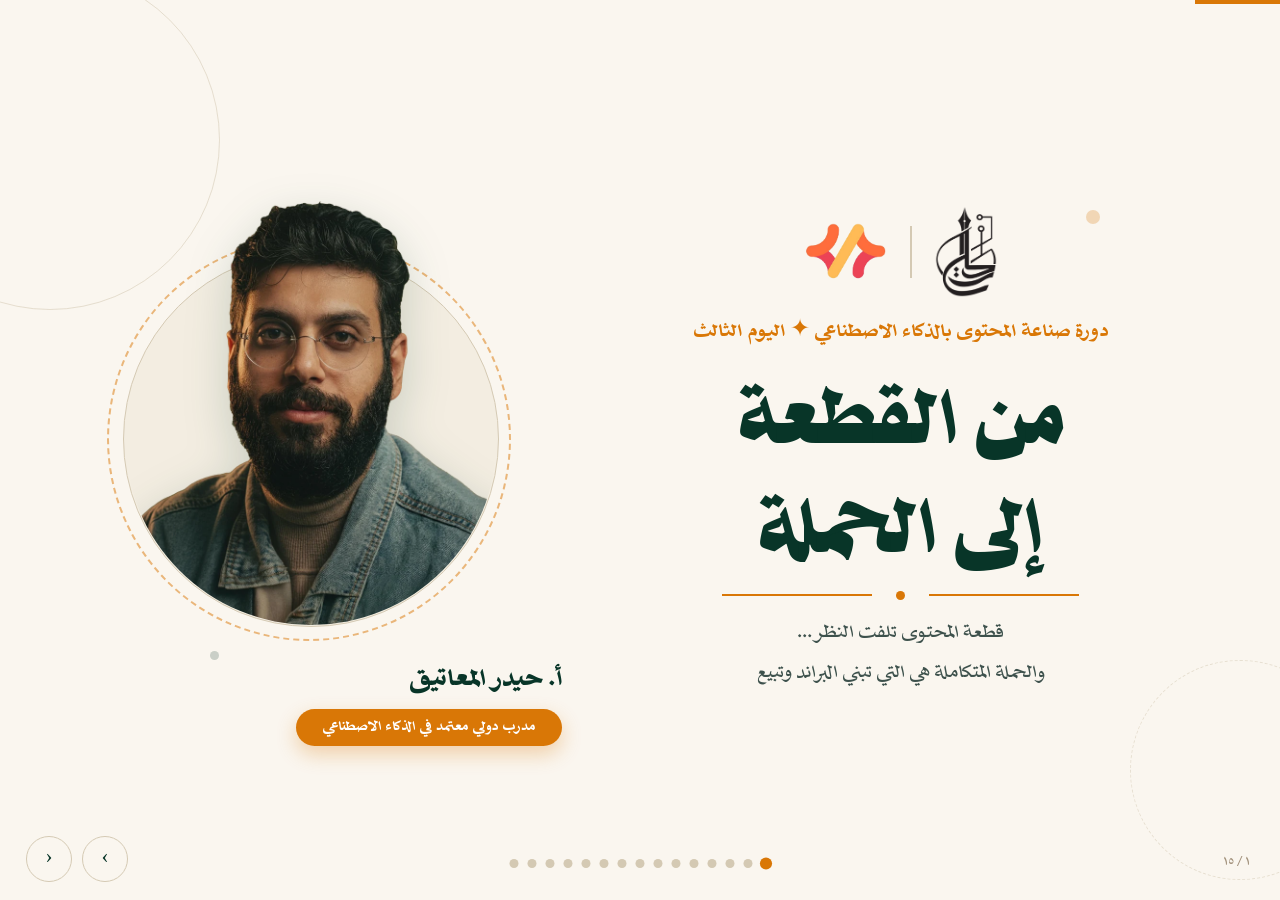
<file: day3/index.html>
<!DOCTYPE html>
<html lang="ar" dir="rtl">
<head>
<meta charset="UTF-8">
<meta name="viewport" content="width=device-width, initial-scale=1.0">
<title>اليوم الثالث - من القطعة إلى الحملة | صناعة المحتوى بالذكاء الاصطناعي</title>
<link rel="stylesheet" href="../assets/css/theme.css">
<link rel="icon" type="image/png" href="../assets/img/haydar-logo.png">
<style>
html,body{height:100%;overflow:hidden}
#stage-wrap{position:fixed;inset:0;display:flex;align-items:center;justify-content:center}
#stage{width:1280px;height:720px;position:relative;transform-origin:center center;background:var(--cream)}
.slide{position:absolute;inset:0;padding:56px 72px;display:none;flex-direction:column;align-items:center;justify-content:center}
.slide.active{display:flex}
.slide.active .a{animation:rise .8s cubic-bezier(.2,.7,.2,1) both;animation-delay:var(--d,0s)}
.orn{position:absolute;border-radius:50%;pointer-events:none}
.orn.o1{width:340px;height:340px;border:1.5px solid var(--line);top:-120px;left:-120px;opacity:.55}
.orn.o2{width:220px;height:220px;border:1.5px dashed var(--line);bottom:-70px;right:-70px;opacity:.5}
.orn.o3{width:14px;height:14px;background:var(--orange);opacity:.25;top:120px;right:180px}
.orn.o4{width:9px;height:9px;background:var(--green);opacity:.2;bottom:150px;left:210px}
.kicker{font-weight:700;color:var(--orange);font-size:24px;letter-spacing:.5px}
.slide-title{font-weight:800;color:var(--green);font-size:46px;line-height:1.25}
.title-row{display:flex;align-items:center;gap:22px;margin-bottom:8px}
.title-row .tline{height:2px;width:110px;background:var(--orange);transform-origin:center;animation:growline .9s .35s both}
.hook-big{font-size:54px;font-weight:800;color:var(--green);text-align:center;line-height:1.45}
.hook-big em{font-style:normal;color:var(--orange)}
.hook-sub{font-size:25px;margin-top:14px;color:var(--body);text-align:center;line-height:1.7}

/* cover */
.cov-grid{display:grid;grid-template-columns:1.12fr .88fr;align-items:center;width:1160px;gap:20px}
.cov-text{text-align:center}
.cover-kicker{font-size:24px;color:var(--orange);font-weight:700;margin-top:16px}
.cover-title{font-family:'Sakkal Saad Poster';font-weight:400;font-size:92px;color:var(--green);line-height:1.18;margin:2px 0 4px}
.cover-lines{display:flex;align-items:center;justify-content:center;gap:24px;margin:22px 0 14px}
.cover-lines .l{height:2px;width:150px;background:var(--orange);transform-origin:center;animation:growline 1s .5s both}
.cover-lines .dot{width:9px;height:9px;border-radius:50%;background:var(--orange);animation:pop .6s .9s both}
.cover-sub{font-size:24px;color:var(--body);line-height:1.7}
.ph-wrap{position:relative;width:440px;height:492px;margin:0 auto}
.ph-ring{position:absolute;bottom:6px;left:50%;margin-left:-204px;width:404px;height:404px;border-radius:50%;border:2px dashed var(--orange);opacity:.5;animation:spin-slow 36s linear infinite}
.ph-circle{position:absolute;bottom:20px;left:50%;margin-left:-188px;width:376px;height:376px;border-radius:50%;background:var(--card);border:1.5px solid var(--line)}
.ph-clip{position:absolute;bottom:22px;left:50%;margin-left:-186px;width:372px;height:462px;border-radius:0 0 186px 186px;overflow:hidden}
.ph-clip img{position:absolute;bottom:0;left:50%;margin-left:-212px;width:424px;filter:drop-shadow(0 14px 22px rgba(8,53,40,.18))}
.ph-name{margin-top:12px;color:var(--green);font-weight:800;font-size:31px}
.ph-badge{display:inline-block;margin-top:8px;background:var(--orange);color:#fff;font-weight:700;font-size:17.5px;border-radius:100px;padding:7px 26px;box-shadow:0 8px 20px rgba(217,119,6,.3)}

/* flip cards */
.fq-grid{display:grid;gap:22px;margin-top:24px}
.fq{perspective:1200px;cursor:pointer}
.fq-inner{position:relative;width:100%;height:100%;transform-style:preserve-3d;transition:transform .7s cubic-bezier(.2,.7,.2,1)}
.fq.open .fq-inner{transform:rotateY(180deg)}
.fq-face{position:absolute;inset:0;backface-visibility:hidden;border-radius:18px;display:flex;flex-direction:column;align-items:center;justify-content:center;padding:20px 24px;text-align:center}
.fq-front{background:#fff;border:1.5px solid var(--line)}
.fq-front .post{font-size:18.5px;color:var(--body);line-height:1.75}
.fq-front .hint{margin-top:12px;font-size:14.5px;color:var(--orange);font-weight:700}
.fq-back{transform:rotateY(180deg);background:var(--fc);color:#fff}
.fq-back .av{width:58px;height:58px;border-radius:50%;background:#fff;display:flex;align-items:center;justify-content:center;font-size:29px;margin-bottom:10px}
.fq-back .nm{font-size:22px;font-weight:800;line-height:1.35}
.fq-back .tip{font-size:15.5px;margin-top:8px;opacity:.92;line-height:1.6}

/* mind-vs */
.mind-vs{display:grid;grid-template-columns:1fr 1fr;gap:24px;width:1000px;margin-top:40px}
.mv{border-radius:18px;padding:24px 28px;text-align:center}
.mv.today{background:var(--green);color:var(--cream)}
.mv.rest{background:var(--card);border:1px solid var(--line)}
.mv .tag{display:inline-block;border-radius:100px;padding:4px 18px;font-weight:700;font-size:16px;margin-bottom:8px}
.mv.today .tag{background:rgba(250,246,239,.15);color:#E9A94F}
.mv.rest .tag{background:var(--orange-soft);color:var(--orange)}
.mv h3{font-size:30px;font-weight:800}
.mv.rest h3{color:var(--green)}
.mv p{font-size:19px;margin-top:6px;line-height:1.6}
.mv.today p{color:#D5DCD8}
.mv.rest p{color:var(--body)}

/* مكونات الحملة */
.lens-grid{display:grid;grid-template-columns:repeat(5,1fr);gap:16px;width:1160px;margin-top:34px}
.lens{background:var(--card);border:1px solid var(--line);border-radius:16px;padding:22px 14px;text-align:center;position:relative;overflow:hidden}
.lens:after{content:'';position:absolute;top:0;right:0;left:0;height:3.5px;background:var(--lc)}
.lens .n{width:46px;height:46px;border-radius:50%;background:var(--lc);color:#fff;font-weight:800;font-size:22px;display:flex;align-items:center;justify-content:center;margin:0 auto 12px}
.lens h4{color:var(--green);font-weight:800;font-size:21px;line-height:1.35}
.lens p{font-size:15px;color:var(--body);margin-top:8px;line-height:1.6}

/* الرسالة المحورية */
.big-idea{width:1000px;background:var(--green);border-radius:22px;padding:28px 40px;text-align:center;margin-top:24px;position:relative}
.big-idea::before{content:'❞';position:absolute;top:-4px;right:22px;font-size:70px;color:#E9A94F;opacity:.8}
.big-idea p{font-size:27px;color:var(--cream);line-height:1.8;font-weight:700}
.big-idea p b{color:#E9A94F}
.bi-tests{display:flex;gap:16px;margin-top:24px;width:1000px}
.bit{flex:1;background:var(--card);border:1px solid var(--line);border-radius:14px;padding:16px 18px;text-align:center}
.bit .em{font-size:30px}
.bit p{font-size:17px;color:var(--body);font-weight:700;margin-top:6px;line-height:1.55}

/* مصنع إعادة التدوير */
.atom{display:grid;grid-template-columns:360px 80px 1fr;gap:0;width:1140px;align-items:center;margin-top:22px}
.mother{background:var(--green);border-radius:20px;padding:26px;color:var(--cream);text-align:center}
.mother .em{font-size:52px}
.mother h3{font-size:26px;font-weight:800;margin-top:8px}
.mother p{font-size:17px;color:#D5DCD8;margin-top:6px;line-height:1.6}
.atom-arrow{display:flex;align-items:center;justify-content:center;font-size:40px;color:var(--orange)}
.kids{display:grid;grid-template-columns:1fr 1fr;gap:12px}
.kid{background:var(--card);border:1px solid var(--line);border-radius:14px;padding:13px 18px;display:flex;gap:12px;align-items:center}
.kid .em{font-size:26px}
.kid h4{font-size:17.5px;font-weight:800;color:var(--green)}
.kid p{font-size:14px;color:var(--muted);font-weight:700;margin-top:1px}

/* لكل منصة لهجتها */
.dial{display:grid;grid-template-columns:repeat(3,1fr);gap:20px;width:1140px;margin-top:26px}
.db{background:#fff;border:1.5px solid var(--line);border-radius:16px;border-top-right-radius:4px;padding:16px 20px}
.db .pf{display:inline-block;background:var(--pc);color:#fff;border-radius:100px;padding:4px 18px;font-size:15px;font-weight:800;margin-bottom:8px}
.db p{font-size:17px;color:var(--body);line-height:1.75}
.db .note{margin-top:8px;font-size:14px;color:var(--muted);font-weight:700}

/* التقويم */
.cal{display:grid;grid-template-columns:repeat(7,1fr);gap:12px;width:1160px;margin-top:30px}
.cd{background:var(--card);border:1px solid var(--line);border-radius:14px;padding:14px 8px;text-align:center;min-height:150px}
.cd.off{background:transparent;border-style:dashed}
.cd h4{font-size:17px;font-weight:800;color:var(--orange)}
.cd .em{font-size:32px;margin-top:12px}
.cd p{font-size:14.5px;color:var(--body);font-weight:700;margin-top:6px;line-height:1.5}
.cd.off .em{opacity:.4}
.cd.off p{color:var(--muted)}

/* برومبت الحملة */
.el-prompt{width:1140px;background:#fff;border:1.5px solid var(--line);border-radius:18px;border-top-right-radius:4px;padding:20px 28px;margin-top:20px;font-size:20px;line-height:1.95;color:var(--body);text-align:right}
.el-prompt .tag{border-radius:8px;padding:1px 7px}
.el-prompt .tag.old{background:#EAE2D2}
.el-prompt .tag.new{background:var(--orange);color:#fff;font-weight:700}
.el-legend{display:flex;gap:18px;margin-top:14px;justify-content:center}
.el-legend span{display:flex;align-items:center;gap:8px;font-size:16px;font-weight:700;color:var(--muted)}
.el-legend .sw{width:14px;height:14px;border-radius:4px}

/* سلسلة البرومبتات */
.chain{display:flex;flex-direction:column;gap:13px;width:1020px;margin-top:24px}
.ch{display:flex;gap:14px;align-items:center;background:var(--card);border:1px solid var(--line);border-radius:14px;padding:13px 22px}
.ch .num{min-width:38px;height:38px;border-radius:50%;background:var(--cc);color:#fff;font-weight:800;font-size:18px;display:flex;align-items:center;justify-content:center}
.ch p{font-size:18.5px;color:var(--body);line-height:1.55}
.ch p b{color:var(--green)}

/* استراحة */
.brk-cup{font-size:120px;line-height:1;animation:floaty 4s ease-in-out infinite}
.brk-title{font-family:'Sakkal Saad Poster';font-weight:400;font-size:96px;color:var(--green);margin-top:10px}
.brk-sub{font-size:26px;color:var(--body);margin-top:8px}

/* خطوات التطبيق */
.fx-steps{display:grid;grid-template-columns:repeat(5,1fr);gap:16px;width:1160px;margin-top:34px}
.fx{background:var(--card);border:1px solid var(--line);border-radius:16px;padding:20px 14px;text-align:center}
.fx .n{width:50px;height:50px;border-radius:50%;background:var(--green);color:var(--cream);font-weight:800;font-size:23px;display:flex;align-items:center;justify-content:center;margin:0 auto 12px}
.fx h3{color:var(--green);font-size:19px;font-weight:800;line-height:1.4}
.fx p{font-size:15px;color:var(--body);margin-top:6px;line-height:1.55}

/* المعرض */
.ice-grid{display:grid;grid-template-columns:1fr 380px;gap:44px;width:1120px;align-items:center;margin-top:26px}
.ice-steps{display:flex;flex-direction:column;gap:16px}
.ice-step{display:flex;gap:18px;align-items:center;background:var(--card);border:1px solid var(--line);border-radius:16px;padding:16px 24px}
.ice-step .n{min-width:50px;height:50px;border-radius:50%;background:var(--green);color:var(--cream);font-weight:800;font-size:24px;display:flex;align-items:center;justify-content:center}
.ice-step h3{color:var(--green);font-size:22px;font-weight:800}
.ice-step p{font-size:17px;color:var(--body);margin-top:2px}
.qr-card{background:#fff;border:1.5px solid var(--line);border-radius:22px;padding:24px;text-align:center;box-shadow:0 18px 40px rgba(8,53,40,.10)}
.qr-card img{width:270px;height:270px;display:block;margin:0 auto}
.qr-url{direction:ltr;font-family:Arial,'Sakkal Saad';font-weight:700;font-size:18px;color:var(--orange);margin-top:12px}
.vbtns{display:flex;gap:12px;margin-top:18px}
.scr-btn{display:inline-flex;align-items:center;gap:8px;background:var(--green);color:var(--cream);text-decoration:none;font-weight:700;font-size:17px;border-radius:100px;padding:10px 24px;transition:transform .2s}
.scr-btn:hover{transform:translateY(-3px)}

/* الختام */
.close-title{font-family:'Sakkal Saad Poster';font-weight:400;font-size:88px;color:var(--green)}
.close-sub{font-size:26px;color:var(--body);margin-top:10px;line-height:1.8;text-align:center}
.close-sub em{font-style:normal;color:var(--orange);font-weight:700}
.close-tmw{margin-top:26px;background:var(--green);color:var(--cream);border-radius:18px;padding:18px 40px;font-size:22px;font-weight:700}
.close-tmw b{color:#E9A94F}
.close-logos{display:flex;align-items:center;gap:26px;margin-bottom:6px}
.close-logos img{height:74px;animation:floaty 5s ease-in-out infinite}
.close-logos .dv{width:1.5px;height:56px;background:var(--line)}

/* navigation */
#progress{position:fixed;top:0;right:0;height:4px;background:var(--orange);z-index:60;transition:width .45s cubic-bezier(.2,.7,.2,1)}
#nav{position:fixed;bottom:18px;left:26px;display:flex;gap:10px;z-index:60}
#nav button{width:46px;height:46px;border-radius:50%;border:1.5px solid var(--line);background:var(--cream);color:var(--green);font-size:21px;cursor:pointer;transition:.25s;font-family:inherit}
#nav button:hover{background:var(--orange);border-color:var(--orange);color:#fff}
#dots{position:fixed;bottom:32px;right:50%;transform:translateX(50%);display:flex;gap:9px;z-index:60}
#dots span{width:9px;height:9px;border-radius:50%;background:var(--line);cursor:pointer;transition:.3s}
#dots span.on{background:var(--orange);transform:scale(1.35)}
#counter{position:fixed;bottom:26px;right:30px;color:var(--muted);font-size:17px;z-index:60}
</style>
</head>
<body>
<div id="progress"></div>
<div id="stage-wrap"><div id="stage">

<!-- S1 الغلاف -->
<section class="slide" data-name="الغلاف">
  <div class="orn o1"></div><div class="orn o2"></div><div class="orn o3"></div><div class="orn o4"></div>
  <div class="cov-grid">
    <div class="cov-text">
      <div class="a" style="--d:.05s;display:flex;align-items:center;gap:22px;justify-content:center">
        <img style="width:64px" src="../assets/img/haydar-logo.png" alt="">
        <div style="width:1.5px;height:52px;background:var(--line)"></div>
        <img style="width:84px" src="../assets/img/gocode.png" alt="">
      </div>
      <div class="cover-kicker a" style="--d:.25s">دورة صناعة المحتوى بالذكاء الاصطناعي ✦ اليوم الثالث</div>
      <h1 class="cover-title a" style="--d:.4s">من القطعة<br>إلى الحملة</h1>
      <div class="cover-lines"><div class="l"></div><div class="dot"></div><div class="l"></div></div>
      <p class="cover-sub a" style="--d:.6s">قطعة المحتوى تلفت النظر…<br>والحملة المتكاملة هي التي تبني البراند وتبيع</p>
    </div>
    <div class="cov-photo">
      <div class="ph-wrap">
        <div class="ph-ring"></div>
        <div class="ph-circle a" style="--d:.35s;animation-name:pop"></div>
        <div class="ph-clip a" style="--d:.55s"><img src="../assets/img/haydar.webp" alt=""></div>
      </div>
      <div class="ph-name a" style="--d:.85s">أ. حيدر المعاتيق</div>
      <div class="ph-badge a" style="--d:1.05s">مدرب دولي معتمد في الذكاء الاصطناعي</div>
    </div>
  </div>
</section>

<!-- S2 قطعة ولا حملة -->
<section class="slide" data-name="قطعة ولا حملة" style="padding-top:44px;justify-content:flex-start">
  <div class="orn o3"></div>
  <div class="title-row a" style="margin-top:4px"><div class="tline"></div><h2 class="slide-title">قطعة… ولا حملة؟ 🔎</h2><div class="tline"></div></div>
  <p class="hook-sub a" style="--d:.15s;margin-top:0;font-size:22px">ثلاثة مشاهد من حسابات حقيقية - خمّنوا: أيها حملة فعلاً؟</p>
  <div class="fq-grid" style="grid-template-columns:repeat(3,1fr);width:1160px;height:330px">
    <div class="fq a" style="--d:.3s;--fc:#A1907A">
      <div class="fq-inner">
        <div class="fq-face fq-front">
          <p class="post">حساب نشر بوستاً واحداً متقناً عن خصم ٣٠٪…<br>ثم اختفى أسبوعين كاملين</p>
          <span class="hint">قطعة أم حملة؟ اضغط</span>
        </div>
        <div class="fq-face fq-back">
          <div class="av">🧩</div>
          <div class="nm">قطعة يتيمة</div>
          <p class="tip">جميلة لكنها وحيدة - أثرها يتبخر خلال ساعات</p>
        </div>
      </div>
    </div>
    <div class="fq a" style="--d:.5s;--fc:#B4513E">
      <div class="fq-inner">
        <div class="fq-face fq-front">
          <p class="post">حساب ينشر كل يوم: وصفة، ثم نكتة، ثم اقتباس تحفيزي، ثم إعلان سيارات…</p>
          <span class="hint">قطعة أم حملة؟ اضغط</span>
        </div>
        <div class="fq-face fq-back">
          <div class="av">🌀</div>
          <div class="nm">تشتّت</div>
          <p class="tip">كثرة نشر بلا رسالة واحدة - ضجيج لا يبني شيئاً</p>
        </div>
      </div>
    </div>
    <div class="fq a" style="--d:.7s;--fc:#1E7A46">
      <div class="fq-inner">
        <div class="fq-face fq-front">
          <p class="post">أسبوعان كاملان: ريل + ستوري + بوست + رسالة واتساب… كلها تدور حول فكرة «قهوتك تشبهك»</p>
          <span class="hint">قطعة أم حملة؟ اضغط</span>
        </div>
        <div class="fq-face fq-back">
          <div class="av">🎯</div>
          <div class="nm">حملة حقيقية</div>
          <p class="tip">رسالة واحدة × قطع متعددة × زمن مخطط - هذا اللي يبني</p>
        </div>
      </div>
    </div>
  </div>
</section>

<!-- S3 hook -->
<section class="slide" data-name="معادلة الحملة">
  <div class="orn o1"></div><div class="orn o4"></div>
  <h2 class="hook-big a">الحملة =<br><em>رسالة واحدة</em> × قطع متعددة × زمن مخطط</h2>
  <p class="hook-sub a" style="--d:.3s">القطعة تلفت النظر لحظة… والحملة تحفر الرسالة في الذاكرة</p>
</section>

<!-- S4 أمس واليوم -->
<section class="slide" data-name="أمس واليوم">
  <div class="orn o2"></div><div class="orn o3"></div>
  <div class="kicker a">وين وصلنا؟</div>
  <h2 class="slide-title a" style="--d:.15s">رحلتنا حتى الآن</h2>
  <div class="mind-vs">
    <div class="mv rest a" style="--d:.35s">
      <span class="tag">اليومان الماضيان</span>
      <h3>🧠 عقل + 🎙 صوت</h3>
      <p>تعلمنا نطلب صح بالعناصر السبعة<br>وصنعنا قطعة محتوى بصوت براندنا</p>
    </div>
    <div class="mv today a" style="--d:.55s">
      <span class="tag">اليوم</span>
      <h3>حملة متكاملة 📣</h3>
      <p>رسالة محورية واحدة تتوزع على قطعٍ<br>ومنصات وأيام - بخطة واضحة</p>
    </div>
  </div>
</section>

<!-- S5 تشريح الحملة -->
<section class="slide" data-name="تشريح الحملة">
  <div class="orn o3"></div>
  <div class="kicker a">التشريح 🔬</div>
  <h2 class="slide-title a" style="--d:.15s">خمسة مكونات لأي حملة ناجحة</h2>
  <div class="lens-grid">
    <div class="lens a" style="--d:.3s;--lc:#D97706"><div class="n">١</div><h4>الهدف</h4><p>وعي؟ تفاعل؟<br>مبيعات؟ واحد فقط</p></div>
    <div class="lens a" style="--d:.45s;--lc:#1E7A46"><div class="n">٢</div><h4>الجمهور</h4><p>من بطاقتك:<br>العمر والمنصة</p></div>
    <div class="lens a" style="--d:.6s;--lc:#B4513E"><div class="n">٣</div><h4>الرسالة المحورية</h4><p>الفكرة الواحدة اللي<br>تتكرر بكل قطعة</p></div>
    <div class="lens a" style="--d:.75s;--lc:#083528"><div class="n">٤</div><h4>القطع والقنوات</h4><p>٣-٧ قطع موزعة<br>على منصاتك</p></div>
    <div class="lens a" style="--d:.9s;--lc:#A1907A"><div class="n">٥</div><h4>التوقيت</h4><p>جدول نشر<br>أسبوع أو أسبوعين</p></div>
  </div>
  <p class="hook-sub a" style="--d:1.1s;margin-top:28px">الأول والثاني عندك من أمس… <b style="color:var(--orange)">اليوم نبني الثلاثة الباقية</b></p>
</section>

<!-- S6 الرسالة المحورية -->
<section class="slide" data-name="الرسالة المحورية">
  <div class="orn o1"></div><div class="orn o4"></div>
  <div class="kicker a">قلب الحملة 💡</div>
  <h2 class="slide-title a" style="--d:.15s">الرسالة المحورية Big Idea</h2>
  <div class="big-idea a" style="--d:.3s">
    <p>جملة واحدة تختصر الحملة كلها…<br>مثال بُن الديرة: <b>«قهوتك تشبهك»</b></p>
  </div>
  <div class="bi-tests">
    <div class="bit a" style="--d:.5s"><div class="em">✂️</div><p>تُقال بجملة واحدة<br>بلا شرح؟</p></div>
    <div class="bit a" style="--d:.65s"><div class="em">🔄</div><p>تعيش بكل منصة<br>وكل قطعة؟</p></div>
    <div class="bit a" style="--d:.8s"><div class="em">🎯</div><p>تميّزك أنت<br>ولا تصلح لغيرك؟</p></div>
  </div>
  <p class="hook-sub a" style="--d:1s;margin-top:24px;font-size:21px">فشلت باختبار من الثلاثة؟ <b style="color:var(--orange)">ارجع واعصف مع الذكاء الاصطناعي من جديد</b></p>
</section>

<!-- S7 مصنع إعادة التدوير -->
<section class="slide" data-name="مصنع إعادة التدوير">
  <div class="orn o2"></div><div class="orn o3"></div>
  <div class="title-row a"><div class="tline"></div><h2 class="slide-title">مصنع إعادة التدوير ♻️</h2><div class="tline"></div></div>
  <p class="hook-sub a" style="--d:.1s;margin-top:0;font-size:21px">ما تحتاج ٧ أفكار… تحتاج <b style="color:var(--orange)">فكرة أمّاً واحدة</b> تفكّكها</p>
  <div class="atom">
    <div class="mother a" style="--d:.3s">
      <div class="em">🎬</div>
      <h3>القطعة الأم</h3>
      <p>فيديو ٣ دقائق:<br>«رحلة الحبة من المزرعة لفنجانك»</p>
    </div>
    <div class="atom-arrow a" style="--d:.5s">⟵</div>
    <div class="kids">
      <div class="kid a" style="--d:.55s"><div class="em">📱</div><div><h4>ريل ٣٠ ثانية</h4><p>أقوى لقطة من الفيديو</p></div></div>
      <div class="kid a" style="--d:.65s"><div class="em">🎠</div><div><h4>كاروسيل ٥ شرائح</h4><p>الرحلة خطوة خطوة بالصور</p></div></div>
      <div class="kid a" style="--d:.75s"><div class="em">💬</div><div><h4>ستوري تفاعلي</h4><p>سؤال: «وش أهم مرحلة برأيك؟»</p></div></div>
      <div class="kid a" style="--d:.85s"><div class="em">✍️</div><div><h4>بوست اقتباس</h4><p>أجمل جملة قيلت بالفيديو</p></div></div>
      <div class="kid a" style="--d:.95s"><div class="em">📧</div><div><h4>رسالة واتساب</h4><p>للعملاء: «شفتوا رحلة قهوتكم؟»</p></div></div>
      <div class="kid a" style="--d:1.05s"><div class="em">🧵</div><div><h4>ثريد X</h4><p>الرحلة نصياً بـ٥ تغريدات</p></div></div>
    </div>
  </div>
</section>

<!-- S8 لكل منصة لهجتها -->
<section class="slide" data-name="لكل منصة لهجتها">
  <div class="orn o1"></div><div class="orn o3"></div>
  <div class="title-row a"><div class="tline"></div><h2 class="slide-title">نفس الرسالة… لكل منصة لهجتها</h2><div class="tline"></div></div>
  <p class="hook-sub a" style="--d:.1s;margin-top:0;font-size:21px">«قهوتك تشبهك» بثلاث لهجات - والصوت واحد</p>
  <div class="dial">
    <div class="db a" style="--d:.3s">
      <span class="pf" style="--pc:#B4513E">📸 إنستقرام</span>
      <p>«صباحك يشبه قهوتك… خفيف ولا مركّز؟ ☕»</p>
      <div class="note">بصري، قصير، سؤال يفتح تفاعلاً</div>
    </div>
    <div class="db a" style="--d:.5s">
      <span class="pf" style="--pc:#083528">💼 لينكدإن</span>
      <p>«اخترنا حبة قهوتنا كما نختار فريقنا: بعناية تليق بمن يستحق. قصة بُن الديرة مع الجودة…»</p>
      <div class="note">مهني، أعمق، يحكي قصة</div>
    </div>
    <div class="db a" style="--d:.7s">
      <span class="pf" style="--pc:#D97706">🎵 تيك توك</span>
      <p>«خبير قهوة يخمّن شخصيتك من طلبك… الحلقة ١ 👀»</p>
      <div class="note">خفة وحركة وسلسلة تشدّ</div>
    </div>
  </div>
  <p class="hook-sub a" style="--d:.9s;margin-top:22px;font-size:21px">تتغير اللهجة والقالب… <b style="color:var(--orange)">وتبقى الشخصية والرسالة</b></p>
</section>

<!-- S9 التقويم -->
<section class="slide" data-name="التقويم">
  <div class="orn o2"></div><div class="orn o4"></div>
  <div class="title-row a"><div class="tline"></div><h2 class="slide-title">أسبوع الحملة - التقويم 🗓</h2><div class="tline"></div></div>
  <div class="cal">
    <div class="cd a" style="--d:.2s"><h4>الأحد</h4><div class="em">🎬</div><p>القطعة الأم<br>الفيديو الكامل</p></div>
    <div class="cd a" style="--d:.3s"><h4>الاثنين</h4><div class="em">📱</div><p>ريل مقتطع<br>من الفيديو</p></div>
    <div class="cd a" style="--d:.4s"><h4>الثلاثاء</h4><div class="em">💬</div><p>ستوري تفاعلي<br>سؤال + استفتاء</p></div>
    <div class="cd a" style="--d:.5s"><h4>الأربعاء</h4><div class="em">🎠</div><p>كاروسيل<br>الرحلة بالصور</p></div>
    <div class="cd a" style="--d:.6s"><h4>الخميس</h4><div class="em">✍️</div><p>بوست اقتباس<br>+ رسالة واتساب</p></div>
    <div class="cd off a" style="--d:.7s"><h4>الجمعة</h4><div class="em">🌿</div><p>راحة -<br>رد على التعليقات</p></div>
    <div class="cd a" style="--d:.8s"><h4>السبت</h4><div class="em">📊</div><p>قراءة الأرقام<br>(موضوع بكرة!)</p></div>
  </div>
  <p class="hook-sub a" style="--d:1s;margin-top:26px;font-size:21px">جلسة إنتاج واحدة بالـAI تعبّي الأسبوع كله… <b style="color:var(--orange)">والباقي جدولة</b></p>
</section>

<!-- S10 برومبت الحملة -->
<section class="slide" data-name="برومبت الحملة" style="padding-top:44px;justify-content:flex-start">
  <div class="orn o3"></div>
  <div class="title-row a" style="margin-top:4px"><div class="tline"></div><h2 class="slide-title">برومبت الحملة - السبعة تكبر 📈</h2><div class="tline"></div></div>
  <div class="el-prompt a" style="--d:.25s">
    <span class="tag old">أنت خبير تسويق رقمي متخصص في المقاهي.</span>
    <span class="tag old">مشروعي محمصة «بُن الديرة»، جمهوري شباب ٢٠-٣٠ على إنستقرام.</span>
    <span class="tag old">بأسلوب جريء فيه فكاهة خفيفة، هدفي زيادة التفاعل.</span>
    <span class="tag new">رسالتي المحورية: «قهوتك تشبهك».</span>
    <span class="tag new">أبي خطة حملة أسبوعية: ٥ قطع محتوى موزعة على ريلز وستوري وبوست وواتساب،</span>
    <span class="tag new">لكل قطعة: فكرتها ونصها ويومها بالجدول.</span>
    <span class="tag old">بدون كلمات مستهلكة.</span>
  </div>
  <div class="el-legend a" style="--d:.5s">
    <span><span class="sw" style="background:#EAE2D2"></span>عناصر أمس السبعة كما هي</span>
    <span><span class="sw" style="background:var(--orange)"></span>الإضافات الثلاث الجديدة: الرسالة + القطع والقنوات + الجدول</span>
  </div>
  <p class="hook-sub a" style="--d:.7s;margin-top:20px;font-size:21px">ما بدأنا من الصفر… <b style="color:var(--orange)">بنينا طابقاً جديداً فوق بيت أمس</b></p>
</section>

<!-- S11 سلسلة البرومبتات -->
<section class="slide" data-name="سلسلة البرومبتات">
  <div class="orn o1"></div><div class="orn o4"></div>
  <div class="kicker a">سرّ المحترفين 🔗</div>
  <h2 class="slide-title a" style="--d:.15s">لا تطلب كل شيء بضربة واحدة - سلسِل</h2>
  <div class="chain">
    <div class="ch a" style="--d:.3s;--cc:#D97706"><div class="num">١</div><p><b>برومبت الخطة:</b> «أعطني خطة الحملة كاملة بجدول» - وراجعها قبل ما تكمل</p></div>
    <div class="ch a" style="--d:.45s;--cc:#1E7A46"><div class="num">٢</div><p><b>برومبت القطعة:</b> «اكتب نص القطعة الأولى كاملاً» - قطعة قطعة، مو كلها دفعة وحدة</p></div>
    <div class="ch a" style="--d:.6s;--cc:#B4513E"><div class="num">٣</div><p><b>برومبت التحويل:</b> «حوّل هذي القطعة لنسخة لينكدإن بنفس الرسالة» - إعادة التدوير</p></div>
    <div class="ch a" style="--d:.75s;--cc:#083528"><div class="num">٤</div><p><b>برومبت المراجعة:</b> «قارن القطع ببطاقة صوتي - وين خرجت عن الشخصية؟» - الـAI يراجع نفسه</p></div>
  </div>
  <p class="hook-sub a" style="--d:.95s;margin-top:22px;font-size:21px">كل رد يبني على اللي قبله… <b style="color:var(--orange)">محادثة واحدة = حملة كاملة</b></p>
</section>

<!-- S12 استراحة -->
<section class="slide" data-name="استراحة">
  <div class="orn o1"></div><div class="orn o2"></div><div class="orn o3"></div><div class="orn o4"></div>
  <div class="brk-cup a">☕</div>
  <h2 class="brk-title a" style="--d:.2s">استراحة</h2>
  <p class="brk-sub a" style="--d:.4s">نرجع بعد ١٥ دقيقة - وبعدها كل واحد يبني حملته كاملة</p>
</section>

<!-- S13 التطبيق -->
<section class="slide" data-name="التطبيق العملي">
  <div class="orn o2"></div><div class="orn o3"></div>
  <div class="kicker a">التطبيق العملي 💪</div>
  <h2 class="slide-title a" style="--d:.15s">ابنِ حملتك المصغرة - الآن</h2>
  <div class="fx-steps">
    <div class="fx a" style="--d:.3s"><div class="n">١</div><h3>الهدف والرسالة</h3><p>اعصف مع الـAI حتى<br>تعجبك رسالة محورية</p></div>
    <div class="fx a" style="--d:.45s"><div class="n">٢</div><h3>برومبت الخطة</h3><p>السبعة + الإضافات الثلاث<br>= خطة أسبوع</p></div>
    <div class="fx a" style="--d:.6s"><div class="n">٣</div><h3>ولّد ٣ قطع</h3><p>بالسلسلة: قطعة قطعة<br>لمنصات مختلفة</p></div>
    <div class="fx a" style="--d:.75s"><div class="n">٤</div><h3>راجع بصوتك</h3><p>قارن ببطاقة الصوت -<br>عدّل اللي خرج عنها</p></div>
    <div class="fx a" style="--d:.9s"><div class="n">٥</div><h3>أرسل للمعرض</h3><p>رسالتك + قطعك الثلاث<br>من جوالك</p></div>
  </div>
  <p class="hook-sub a" style="--d:1.1s;margin-top:26px;font-size:21px">المطلوب بنهاية الوقت: <b style="color:var(--orange)">حملة مصغرة برسالة محورية و٣ قطع</b></p>
</section>

<!-- S14 معرض الحملات -->
<section class="slide" data-name="معرض الحملات" style="padding-top:44px;justify-content:flex-start">
  <div class="orn o2"></div><div class="orn o3"></div>
  <div class="title-row a" style="margin-top:4px"><div class="tline"></div><h2 class="slide-title">معرض الحملات ❤️</h2><div class="tline"></div></div>
  <p class="hook-sub a" style="--d:.1s;margin-top:0;font-size:21px">كل الحملات على شاشة واحدة… وأنتم لجنة التحكيم</p>
  <div class="ice-grid">
    <div class="ice-steps">
      <div class="ice-step a" style="--d:.25s"><div class="n">١</div><div><h3>أرسل حملتك من جوالك</h3><p>الرسالة المحورية + القطع الثلاث</p></div></div>
      <div class="ice-step a" style="--d:.45s"><div class="n">٢</div><div><h3>تظهر بطاقتك في المعرض</h3><p>على الشاشة الكبيرة لحظياً</p></div></div>
      <div class="ice-step a" style="--d:.65s"><div class="n">٣</div><div><h3>صوّتوا بالقلوب ❤️</h3><p>افتحوا المعرض من جوالكم وأعجبوا بأكثر حملة ألهمتكم</p></div></div>
      <div class="vbtns a" style="--d:.85s">
        <a class="scr-btn" href="../campaign/gallery/" target="_blank">🖥 افتح المعرض (للشاشة الكبيرة)</a>
      </div>
    </div>
    <div class="qr-card a" style="--d:.4s;animation-name:pop">
      <img src="../assets/img/qr-campaign.svg" alt="QR">
      <div class="qr-url">haydarvsky.github.io/CCUAi/campaign</div>
    </div>
  </div>
</section>

<!-- S15 الختام -->
<section class="slide" data-name="الختام">
  <div class="orn o1"></div><div class="orn o2"></div><div class="orn o3"></div><div class="orn o4"></div>
  <div class="close-logos a">
    <img src="../assets/img/haydar-logo.png" style="height:80px" alt="">
    <div class="dv"></div>
    <img src="../assets/img/gocode.png" alt="">
  </div>
  <h1 class="close-title a" style="--d:.2s">مشروعك صار يتكلم بحملات</h1>
  <p class="close-sub a" style="--d:.45s">بدأنا بقطعة يتيمة… وانتهينا برسالة محورية<br>تتوزع على <em>قطعٍ ومنصات وأيام بخطة واحدة</em></p>
  <div class="close-tmw a" style="--d:.7s">بكرة الختام: <b>أطلِق وقِس</b> - الأرقام، التحسين، وخطة ما بعد الدورة 🚀</div>
</section>

</div></div>

<div id="nav">
  <button id="nprev" title="السابق">›</button>
  <button id="nnext" title="التالي">‹</button>
</div>
<div id="dots"></div>
<div id="counter"></div>

<script>
const slides=[...document.querySelectorAll('.slide')];
let cur=0;
const dots=document.getElementById('dots');
slides.forEach((s,i)=>{const d=document.createElement('span');d.onclick=()=>go(i);dots.appendChild(d);});
function toArabic(n){return String(n).replace(/\d/g,d=>'٠١٢٣٤٥٦٧٨٩'[d]);}
function go(i){
  if(i<0||i>=slides.length)return;
  slides[cur].classList.remove('active');
  cur=i;
  const s=slides[cur];
  s.classList.remove('active');
  void s.offsetWidth;
  s.classList.add('active');
  document.getElementById('progress').style.width=((cur+1)/slides.length*100)+'%';
  [...dots.children].forEach((d,j)=>d.classList.toggle('on',j===cur));
  document.getElementById('counter').textContent=toArabic(cur+1)+' / '+toArabic(slides.length);
  location.hash=cur+1;
}
document.getElementById('nnext').onclick=()=>go(cur+1);
document.getElementById('nprev').onclick=()=>go(cur-1);
addEventListener('keydown',e=>{
  if(['ArrowLeft','PageDown',' '].includes(e.key)){e.preventDefault();go(cur+1);}
  if(['ArrowRight','PageUp'].includes(e.key)){e.preventDefault();go(cur-1);}
  if(e.key==='Home')go(0); if(e.key==='End')go(slides.length-1);
});
let tx=null;
addEventListener('touchstart',e=>tx=e.touches[0].clientX);
addEventListener('touchend',e=>{if(tx===null)return;const dx=e.changedTouches[0].clientX-tx;if(dx>60)go(cur+1);else if(dx<-60)go(cur-1);tx=null;});
function fit(){
  const s=document.getElementById('stage');
  const k=Math.min(innerWidth/1280,innerHeight/720);
  s.style.transform='scale('+k+')';
}
addEventListener('resize',fit);fit();
document.querySelectorAll('.fq').forEach(c=>{
  c.querySelector('.fq-inner').style.height='100%';
  c.addEventListener('click',()=>c.classList.toggle('open'));
});
if(location.hash.includes('demo')){setTimeout(()=>{
  document.querySelectorAll('.slide.active .fq').forEach(c=>c.classList.add('open'));
},700);}
const h=parseInt(location.hash.slice(1));
go(!isNaN(h)&&h>=1&&h<=slides.length?h-1:0);
</script>
</body>
</html>
</file>
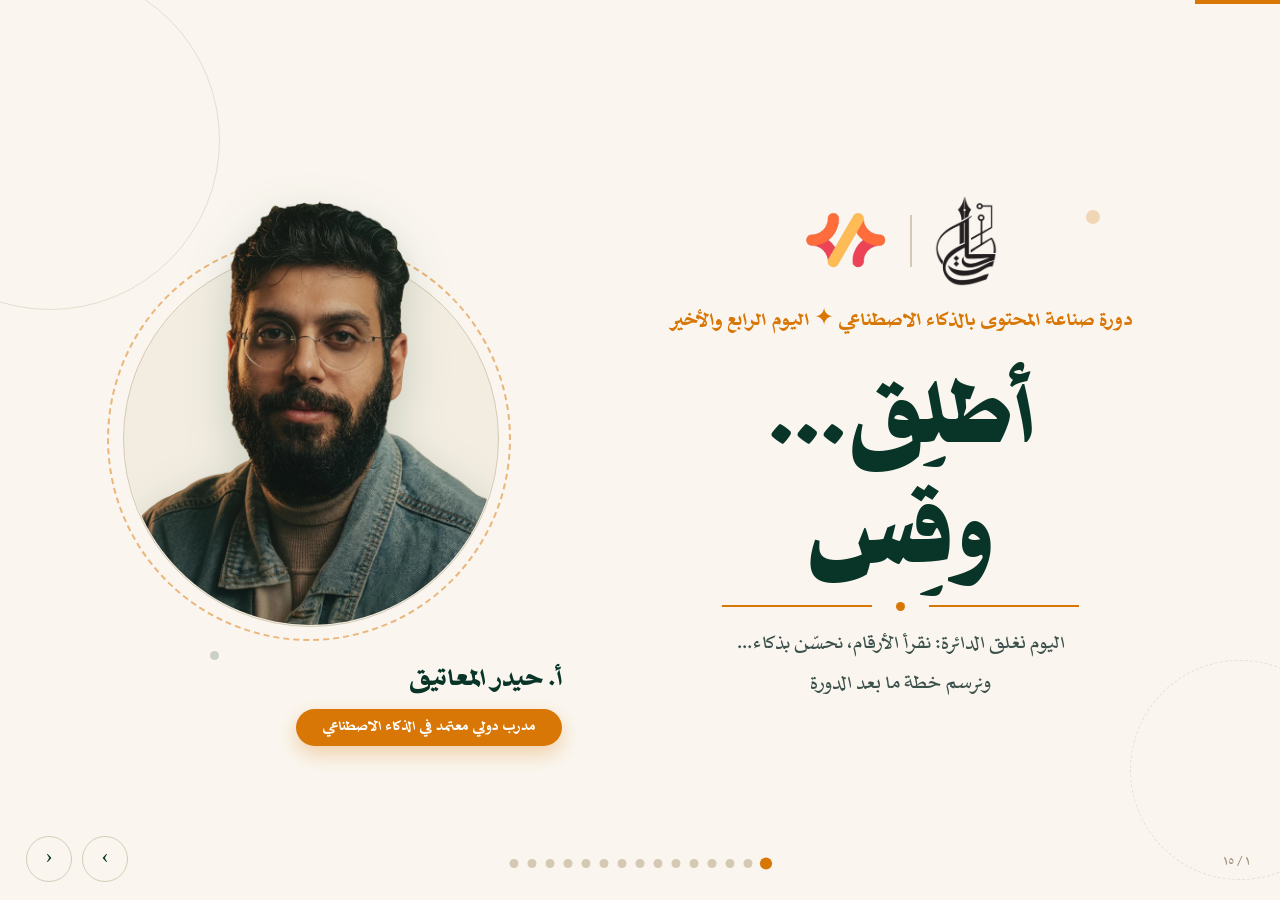
<file: day4/index.html>
<!DOCTYPE html>
<html lang="ar" dir="rtl">
<head>
<meta charset="UTF-8">
<meta name="viewport" content="width=device-width, initial-scale=1.0">
<title>اليوم الرابع - أطلق وقس | صناعة المحتوى بالذكاء الاصطناعي</title>
<link rel="stylesheet" href="../assets/css/theme.css">
<link rel="icon" type="image/png" href="../assets/img/haydar-logo.png">
<style>
html,body{height:100%;overflow:hidden}
#stage-wrap{position:fixed;inset:0;display:flex;align-items:center;justify-content:center}
#stage{width:1280px;height:720px;position:relative;transform-origin:center center;background:var(--cream)}
.slide{position:absolute;inset:0;padding:56px 72px;display:none;flex-direction:column;align-items:center;justify-content:center}
.slide.active{display:flex}
.slide.active .a{animation:rise .8s cubic-bezier(.2,.7,.2,1) both;animation-delay:var(--d,0s)}
.orn{position:absolute;border-radius:50%;pointer-events:none}
.orn.o1{width:340px;height:340px;border:1.5px solid var(--line);top:-120px;left:-120px;opacity:.55}
.orn.o2{width:220px;height:220px;border:1.5px dashed var(--line);bottom:-70px;right:-70px;opacity:.5}
.orn.o3{width:14px;height:14px;background:var(--orange);opacity:.25;top:120px;right:180px}
.orn.o4{width:9px;height:9px;background:var(--green);opacity:.2;bottom:150px;left:210px}
.kicker{font-weight:700;color:var(--orange);font-size:24px;letter-spacing:.5px}
.slide-title{font-weight:800;color:var(--green);font-size:46px;line-height:1.25}
.title-row{display:flex;align-items:center;gap:22px;margin-bottom:8px}
.title-row .tline{height:2px;width:110px;background:var(--orange);transform-origin:center;animation:growline .9s .35s both}
.hook-big{font-size:56px;font-weight:800;color:var(--green);text-align:center;line-height:1.5}
.hook-big em{font-style:normal;color:var(--orange)}
.hook-sub{font-size:25px;margin-top:14px;color:var(--body);text-align:center;line-height:1.7}

/* cover */
.cov-grid{display:grid;grid-template-columns:1.12fr .88fr;align-items:center;width:1160px;gap:20px}
.cov-text{text-align:center}
.cover-kicker{font-size:24px;color:var(--orange);font-weight:700;margin-top:16px}
.cover-title{font-family:'Sakkal Saad Poster';font-weight:400;font-size:104px;color:var(--green);line-height:1.15;margin:2px 0 4px}
.cover-lines{display:flex;align-items:center;justify-content:center;gap:24px;margin:22px 0 14px}
.cover-lines .l{height:2px;width:150px;background:var(--orange);transform-origin:center;animation:growline 1s .5s both}
.cover-lines .dot{width:9px;height:9px;border-radius:50%;background:var(--orange);animation:pop .6s .9s both}
.cover-sub{font-size:24px;color:var(--body);line-height:1.7}
.ph-wrap{position:relative;width:440px;height:492px;margin:0 auto}
.ph-ring{position:absolute;bottom:6px;left:50%;margin-left:-204px;width:404px;height:404px;border-radius:50%;border:2px dashed var(--orange);opacity:.5;animation:spin-slow 36s linear infinite}
.ph-circle{position:absolute;bottom:20px;left:50%;margin-left:-188px;width:376px;height:376px;border-radius:50%;background:var(--card);border:1.5px solid var(--line)}
.ph-clip{position:absolute;bottom:22px;left:50%;margin-left:-186px;width:372px;height:462px;border-radius:0 0 186px 186px;overflow:hidden}
.ph-clip img{position:absolute;bottom:0;left:50%;margin-left:-212px;width:424px;filter:drop-shadow(0 14px 22px rgba(8,53,40,.18))}
.ph-name{margin-top:12px;color:var(--green);font-weight:800;font-size:31px}
.ph-badge{display:inline-block;margin-top:8px;background:var(--orange);color:#fff;font-weight:700;font-size:17.5px;border-radius:100px;padding:7px 26px;box-shadow:0 8px 20px rgba(217,119,6,.3)}

/* رحلة الأيام */
.journey{display:flex;align-items:stretch;gap:0;width:1100px;margin-top:40px;justify-content:center}
.jd{flex:1;text-align:center;position:relative;padding:0 10px}
.jd .ic{width:92px;height:92px;border-radius:50%;display:flex;align-items:center;justify-content:center;font-size:40px;margin:0 auto;background:var(--card);border:1.5px solid var(--line)}
.jd.hot .ic{background:var(--orange);border-color:var(--orange)}
.jd h3{font-size:22px;font-weight:800;color:var(--green);margin-top:12px}
.jd p{font-size:16px;color:var(--muted);font-weight:700;margin-top:4px;line-height:1.5}
.jd:not(:last-child)::after{content:'⟵';position:absolute;left:-13px;top:32px;font-size:26px;color:var(--orange)}

/* القمع */
.funnel{display:flex;flex-direction:column;align-items:center;gap:10px;width:100%;margin-top:26px}
.fn{height:62px;border-radius:14px;display:flex;align-items:center;justify-content:center;gap:16px;color:#fff;font-weight:800;position:relative}
.fn .t{font-size:22px}
.fn .d{font-size:15px;font-weight:700;opacity:.9}
.fn .side{position:absolute;right:calc(100% + 18px);font-size:15.5px;color:var(--muted);font-weight:700;white-space:nowrap;top:50%;transform:translateY(-50%)}

/* لكل هدف مؤشره */
.goal-grid{display:grid;grid-template-columns:repeat(3,1fr);gap:22px;width:1120px;margin-top:34px}
.gl{background:var(--card);border:1px solid var(--line);border-radius:18px;padding:24px 22px;text-align:center;position:relative;overflow:hidden}
.gl:after{content:'';position:absolute;top:0;right:0;left:0;height:4px;background:var(--gc)}
.gl .em{font-size:40px}
.gl h3{font-size:23px;font-weight:800;color:var(--green);margin-top:8px}
.gl .arr{font-size:22px;color:var(--orange);margin:6px 0}
.gl p{font-size:18px;color:var(--body);font-weight:700;line-height:1.6}
.gl p b{color:var(--gc)}

/* غرور × عمل */
.vs-wrap{display:grid;grid-template-columns:1fr 84px 1fr;gap:0;width:1120px;align-items:stretch;margin-top:34px}
.vs-col{background:var(--card);border:1px solid var(--line);border-radius:18px;padding:26px 30px}
.vs-col.ai{background:var(--green);border-color:var(--green)}
.vs-col h3{font-size:26px;font-weight:800;color:var(--green);margin-bottom:14px}
.vs-col.ai h3{color:var(--cream)}
.vs-col ul{list-style:none}
.vs-col li{display:flex;gap:12px;align-items:flex-start;font-size:19.5px;line-height:1.55;padding:7px 0;color:var(--body)}
.vs-col.ai li{color:#D5DCD8}
.vs-col li .mark{font-weight:800;min-width:22px;text-align:center}
.vs-col li .mark.x{color:#B4513E}
.vs-col li .mark.ok{color:#E9A94F}
.vs-mid{display:flex;align-items:center;justify-content:center}
.vs-badge{width:64px;height:64px;border-radius:50%;background:var(--orange);color:#fff;font-weight:800;font-size:21px;display:flex;align-items:center;justify-content:center;animation:pulse-ring 2.2s 1.4s infinite}
.vs-punch{margin-top:24px;font-size:24px;font-weight:800;color:var(--green);text-align:center}
.vs-punch em{font-style:normal;color:var(--orange)}

/* برومبت التحليل */
.pr-box{width:1060px;background:#fff;border:1.5px solid var(--line);border-radius:18px;border-top-right-radius:4px;padding:22px 30px;font-size:20.5px;color:var(--body);margin-top:24px;line-height:1.95;text-align:right}
.pr-box b{color:var(--green)}
.verbs{display:flex;gap:16px;margin-top:22px;width:1060px}
.vb{flex:1;background:var(--card);border:1px solid var(--line);border-radius:14px;padding:15px;text-align:center;position:relative;overflow:hidden}
.vb:after{content:'';position:absolute;top:0;right:0;left:0;height:3.5px;background:var(--vc)}
.vb h4{font-size:21px;font-weight:800;color:var(--vc)}
.vb p{font-size:15.5px;color:var(--body);font-weight:700;margin-top:4px;line-height:1.5}

/* حلقة التحسين */
.loop{display:flex;align-items:center;gap:0;width:1000px;margin-top:40px;justify-content:center}
.lp{flex:1;text-align:center;position:relative;padding:0 12px}
.lp .ic{width:100px;height:100px;border-radius:50%;background:var(--lc);display:flex;align-items:center;justify-content:center;font-size:44px;margin:0 auto;color:#fff}
.lp h3{font-size:24px;font-weight:800;color:var(--green);margin-top:12px}
.lp p{font-size:16px;color:var(--muted);font-weight:700;margin-top:4px;line-height:1.5}
.lp:not(:last-child)::after{content:'⟵';position:absolute;left:-13px;top:36px;font-size:28px;color:var(--orange)}
.loop-back{margin-top:22px;display:flex;align-items:center;gap:14px;color:var(--orange);font-weight:800;font-size:20px}
.loop-back .ln{height:2px;width:180px;background:var(--orange);opacity:.6}

/* الأخلاقيات */
.eth-grid{display:grid;grid-template-columns:repeat(3,1fr);gap:22px;width:1130px;margin-top:32px}
.eth{background:var(--card);border:1px solid var(--line);border-radius:18px;padding:26px 22px;text-align:center;position:relative;overflow:hidden}
.eth:after{content:'';position:absolute;top:0;right:0;left:0;height:4px;background:var(--ec)}
.eth .ic{width:70px;height:70px;border-radius:50%;background:var(--ec);display:flex;align-items:center;justify-content:center;font-size:34px;margin:0 auto 12px}
.eth h3{color:var(--green);font-size:23px;font-weight:800;line-height:1.4}
.eth p{font-size:17px;color:var(--body);margin-top:10px;line-height:1.7}

/* الكابستون */
.cap-grid{display:grid;grid-template-columns:repeat(4,1fr);gap:18px;width:1160px;margin-top:32px}
.cap{background:var(--card);border:1px solid var(--line);border-radius:18px;padding:24px 16px;text-align:center;position:relative;overflow:hidden}
.cap:after{content:'';position:absolute;top:0;right:0;left:0;height:4px;background:var(--cc)}
.cap .day{display:inline-block;background:var(--cc);color:#fff;border-radius:100px;padding:3px 16px;font-size:13.5px;font-weight:800;margin-bottom:10px}
.cap .em{font-size:38px}
.cap h3{font-size:21px;font-weight:800;color:var(--green);margin-top:8px;line-height:1.4}
.cap p{font-size:15px;color:var(--muted);font-weight:700;margin-top:5px;line-height:1.55}

/* خطة 30 يوم */
.plan{display:grid;grid-template-columns:repeat(4,1fr);gap:18px;width:1160px;margin-top:32px}
.wk{background:var(--card);border:1px solid var(--line);border-radius:18px;padding:22px 18px;position:relative;overflow:hidden}
.wk:after{content:'';position:absolute;top:0;right:0;left:0;height:4px;background:var(--wc)}
.wk .tag{display:inline-block;background:var(--wc);color:#fff;border-radius:100px;padding:4px 18px;font-size:15px;font-weight:800}
.wk h3{font-size:22px;font-weight:800;color:var(--green);margin-top:10px;line-height:1.4}
.wk ul{list-style:none;margin-top:8px}
.wk li{font-size:15.5px;color:var(--body);font-weight:700;padding:4px 0;display:flex;gap:8px;line-height:1.5}
.wk li::before{content:'✦';color:var(--wc)}

/* التصويت -->*/
.ice-grid{display:grid;grid-template-columns:1fr 380px;gap:44px;width:1120px;align-items:center;margin-top:26px}
.ice-steps{display:flex;flex-direction:column;gap:16px}
.ice-step{display:flex;gap:18px;align-items:center;background:var(--card);border:1px solid var(--line);border-radius:16px;padding:16px 24px}
.ice-step .n{min-width:50px;height:50px;border-radius:50%;background:var(--green);color:var(--cream);font-weight:800;font-size:24px;display:flex;align-items:center;justify-content:center}
.ice-step h3{color:var(--green);font-size:22px;font-weight:800}
.ice-step p{font-size:17px;color:var(--body);margin-top:2px}
.qr-card{background:#fff;border:1.5px solid var(--line);border-radius:22px;padding:24px;text-align:center;box-shadow:0 18px 40px rgba(8,53,40,.10)}
.qr-card img{width:270px;height:270px;display:block;margin:0 auto}
.qr-url{direction:ltr;font-family:Arial,'Sakkal Saad';font-weight:700;font-size:18px;color:var(--orange);margin-top:12px}
.vbtns{display:flex;gap:12px;margin-top:18px}
.scr-btn{display:inline-flex;align-items:center;gap:8px;background:var(--green);color:var(--cream);text-decoration:none;font-weight:700;font-size:17px;border-radius:100px;padding:10px 24px;transition:transform .2s}
.scr-btn:hover{transform:translateY(-3px)}
.scr-btn.alt{background:var(--orange)}
.vops{display:flex;gap:10px;margin-top:16px}
.vop{border-radius:100px;padding:8px 22px;font-weight:800;font-size:16.5px;color:#fff}
.vop.y{background:#1E7A46}.vop.m{background:#E9A94F;color:#5C3A00}.vop.n{background:#B4513E}

/* الهدايا */
.gifts{display:grid;grid-template-columns:repeat(4,1fr);gap:18px;width:1160px;margin-top:34px}
.gf{background:var(--card);border:1px solid var(--line);border-radius:18px;padding:26px 16px;text-align:center;position:relative;overflow:hidden;transition:transform .25s}
.gf:hover{transform:translateY(-6px)}
.gf:after{content:'';position:absolute;top:0;right:0;left:0;height:4px;background:var(--gc)}
.gf .em{font-size:48px;animation:floaty 4s ease-in-out infinite}
.gf h3{font-size:22px;font-weight:800;color:var(--green);margin-top:10px;line-height:1.4}
.gf p{font-size:15.5px;color:var(--muted);font-weight:700;margin-top:5px;line-height:1.55}

/* الختام */
.close-title{font-family:'Sakkal Saad Poster';font-weight:400;font-size:92px;color:var(--green)}
.close-sub{font-size:26px;color:var(--body);margin-top:10px;line-height:1.8;text-align:center}
.close-sub em{font-style:normal;color:var(--orange);font-weight:700}
.close-logos{display:flex;align-items:center;gap:26px;margin-bottom:6px}
.close-logos img{height:74px;animation:floaty 5s ease-in-out infinite}
.close-logos .dv{width:1.5px;height:56px;background:var(--line)}
.close-card{margin-top:28px;display:flex;align-items:center;gap:16px;background:var(--card);border:1px solid var(--line);border-radius:100px;padding:12px 34px}
.close-card img{width:64px;border-radius:50%}
.close-card .nm{font-weight:800;color:var(--green);font-size:21px}
.close-card .dv{width:5px;height:5px;border-radius:50%;background:var(--orange)}
.close-card .rl{color:var(--muted);font-weight:700;font-size:17px}

/* navigation */
#progress{position:fixed;top:0;right:0;height:4px;background:var(--orange);z-index:60;transition:width .45s cubic-bezier(.2,.7,.2,1)}
#nav{position:fixed;bottom:18px;left:26px;display:flex;gap:10px;z-index:60}
#nav button{width:46px;height:46px;border-radius:50%;border:1.5px solid var(--line);background:var(--cream);color:var(--green);font-size:21px;cursor:pointer;transition:.25s;font-family:inherit}
#nav button:hover{background:var(--orange);border-color:var(--orange);color:#fff}
#dots{position:fixed;bottom:32px;right:50%;transform:translateX(50%);display:flex;gap:9px;z-index:60}
#dots span{width:9px;height:9px;border-radius:50%;background:var(--line);cursor:pointer;transition:.3s}
#dots span.on{background:var(--orange);transform:scale(1.35)}
#counter{position:fixed;bottom:26px;right:30px;color:var(--muted);font-size:17px;z-index:60}
</style>
</head>
<body>
<div id="progress"></div>
<div id="stage-wrap"><div id="stage">

<!-- S1 الغلاف -->
<section class="slide" data-name="الغلاف">
  <div class="orn o1"></div><div class="orn o2"></div><div class="orn o3"></div><div class="orn o4"></div>
  <div class="cov-grid">
    <div class="cov-text">
      <div class="a" style="--d:.05s;display:flex;align-items:center;gap:22px;justify-content:center">
        <img style="width:64px" src="../assets/img/haydar-logo.png" alt="">
        <div style="width:1.5px;height:52px;background:var(--line)"></div>
        <img style="width:84px" src="../assets/img/gocode.png" alt="">
      </div>
      <div class="cover-kicker a" style="--d:.25s">دورة صناعة المحتوى بالذكاء الاصطناعي ✦ اليوم الرابع والأخير</div>
      <h1 class="cover-title a" style="--d:.4s">أطلِق…<br>وقِس</h1>
      <div class="cover-lines"><div class="l"></div><div class="dot"></div><div class="l"></div></div>
      <p class="cover-sub a" style="--d:.6s">اليوم نغلق الدائرة: نقرأ الأرقام، نحسّن بذكاء…<br>ونرسم خطة ما بعد الدورة</p>
    </div>
    <div class="cov-photo">
      <div class="ph-wrap">
        <div class="ph-ring"></div>
        <div class="ph-circle a" style="--d:.35s;animation-name:pop"></div>
        <div class="ph-clip a" style="--d:.55s"><img src="../assets/img/haydar.webp" alt=""></div>
      </div>
      <div class="ph-name a" style="--d:.85s">أ. حيدر المعاتيق</div>
      <div class="ph-badge a" style="--d:1.05s">مدرب دولي معتمد في الذكاء الاصطناعي</div>
    </div>
  </div>
</section>

<!-- S2 رحلة الأيام -->
<section class="slide" data-name="رحلة الأيام">
  <div class="orn o2"></div><div class="orn o3"></div>
  <div class="kicker a">وين وصلنا؟ 🗺</div>
  <h2 class="slide-title a" style="--d:.15s">أربعة أيام… رحلة واحدة</h2>
  <div class="journey">
    <div class="jd a" style="--d:.3s"><div class="ic">🧠</div><h3>العقل قبل الأداة</h3><p>العناصر السبعة<br>والعصف الذكي</p></div>
    <div class="jd a" style="--d:.45s"><div class="ic">🎙</div><h3>هوية تُسمَع</h3><p>صوت البراند<br>وأول محتوى حقيقي</p></div>
    <div class="jd a" style="--d:.6s"><div class="ic">📣</div><h3>من القطعة إلى الحملة</h3><p>رسالة محورية<br>وخطة أسبوع</p></div>
    <div class="jd hot a" style="--d:.75s"><div class="ic">🚀</div><h3>أطلِق وقِس</h3><p>الأرقام والتحسين<br>وخطة الاستمرار</p></div>
  </div>
  <p class="hook-sub a" style="--d:.95s;margin-top:36px">أنتجنا… <b style="color:var(--orange)">لكن كيف نعرف أن اللي أنتجناه يشتغل؟</b></p>
</section>

<!-- S3 hook -->
<section class="slide" data-name="ما يقاس يتحسن">
  <div class="orn o1"></div><div class="orn o4"></div>
  <h2 class="hook-big a">«اللي ما يُقاس…<br><em>ما يتحسّن</em>»</h2>
  <p class="hook-sub a" style="--d:.3s">النشر بلا قياس = رمي رسائل في البحر<br>واليوم نتعلم نقرأ ما يرجع منها</p>
</section>

<!-- S4 القمع -->
<section class="slide" data-name="قمع المؤشرات">
  <div class="orn o3"></div>
  <div class="title-row a"><div class="tline"></div><h2 class="slide-title">رحلة المتابع - قمع المؤشرات</h2><div class="tline"></div></div>
  <div class="funnel">
    <div class="fn a" style="--d:.2s;width:760px;background:#A1907A"><span class="t">👀 وصول</span><span class="d">كم شخص شاف المحتوى؟</span></div>
    <div class="fn a" style="--d:.35s;width:640px;background:#B4513E"><span class="t">❤️ تفاعل</span><span class="d">إعجاب وتعليق - أعجبهم</span></div>
    <div class="fn a" style="--d:.5s;width:520px;background:#D97706"><span class="t">🔖 حفظ ومشاركة</span><span class="d">أفادهم لدرجة الاحتفاظ به</span></div>
    <div class="fn a" style="--d:.65s;width:400px;background:#1E7A46"><span class="t">👆 نقر</span><span class="d">تحركوا نحوك فعلاً</span></div>
    <div class="fn a" style="--d:.8s;width:290px;background:#083528"><span class="t">💰 تحويل</span><span class="d">طلب، رسالة، شراء</span></div>
  </div>
  <p class="hook-sub a" style="--d:1s;margin-top:22px;font-size:21px">كل طبقة أضيق… <b style="color:var(--orange)">وكل طبقة أثمن من اللي فوقها</b></p>
</section>

<!-- S5 لكل هدف مؤشره -->
<section class="slide" data-name="لكل هدف مؤشره">
  <div class="orn o2"></div><div class="orn o4"></div>
  <div class="title-row a"><div class="tline"></div><h2 class="slide-title">لكل هدفٍ… مؤشره الصادق</h2><div class="tline"></div></div>
  <div class="goal-grid">
    <div class="gl a" style="--d:.25s;--gc:#D97706">
      <div class="em">📢</div><h3>هدفك: وعي بالبراند</h3>
      <div class="arr">⬇ راقب</div>
      <p><b>الوصول</b> ونسبة المشاهدة<br>ونمو المتابعين</p>
    </div>
    <div class="gl a" style="--d:.45s;--gc:#1E7A46">
      <div class="em">🤝</div><h3>هدفك: مجتمع وثقة</h3>
      <div class="arr">⬇ راقب</div>
      <p><b>الحفظ والمشاركة</b> والتعليقات<br>والرسائل الواردة</p>
    </div>
    <div class="gl a" style="--d:.65s;--gc:#B4513E">
      <div class="em">💰</div><h3>هدفك: مبيعات</h3>
      <div class="arr">⬇ راقب</div>
      <p><b>النقرات والطلبات</b><br>ورسائل «كم السعر؟»</p>
    </div>
  </div>
  <p class="hook-sub a" style="--d:.85s;margin-top:26px;font-size:21px">حددت هدف حملتك أمس؟ <b style="color:var(--orange)">إذاً أنت تعرف مؤشرك اليوم</b></p>
</section>

<!-- S6 غرور × عمل -->
<section class="slide" data-name="غرور أم عمل">
  <div class="orn o1"></div><div class="orn o3"></div>
  <div class="title-row a"><div class="tline"></div><h2 class="slide-title">مقاييس الغرور × مقاييس العمل</h2><div class="tline"></div></div>
  <div class="vs-wrap">
    <div class="vs-col a" style="--d:.25s">
      <h3>🎈 تفرّحك… وبس</h3>
      <ul>
        <li><span class="mark x">✗</span>عدد اللايكات وحده</li>
        <li><span class="mark x">✗</span>متابعون كثر ما يتفاعلون</li>
        <li><span class="mark x">✗</span>مشاهدات بلا أي نقرة</li>
      </ul>
    </div>
    <div class="vs-mid a" style="--d:.55s"><div class="vs-badge">VS</div></div>
    <div class="vs-col ai a" style="--d:.4s">
      <h3>💼 تبني مشروعك</h3>
      <ul>
        <li><span class="mark ok">✓</span>الحفظ والمشاركة - قيمة حقيقية</li>
        <li><span class="mark ok">✓</span>الرسائل والأسئلة الواردة</li>
        <li><span class="mark ok">✓</span>النقر للموقع أو الواتساب</li>
      </ul>
    </div>
  </div>
  <p class="vs-punch a" style="--d:.7s">اللايك مجاملة عابرة… <em>والحفظ اعتراف بالقيمة</em></p>
</section>

<!-- S7 برومبت التحليل -->
<section class="slide" data-name="برومبت التحليل" style="padding-top:44px;justify-content:flex-start">
  <div class="orn o3"></div>
  <div class="title-row a" style="margin-top:4px"><div class="tline"></div><h2 class="slide-title">الذكاء الاصطناعي… محلل بياناتك 📊</h2><div class="tline"></div></div>
  <p class="hook-sub a" style="--d:.1s;margin-top:0;font-size:21px">انسخ أرقام أسبوعك من المنصة… والصقها مع هذا البرومبت</p>
  <div class="pr-box a" style="--d:.3s">«أنت محلل تسويق رقمي. هذه أرقام آخر ٥ منشورات لمشروعي <b>(الوصول، الإعجاب، الحفظ، النقرات)</b>: [الصق الأرقام]. <b>اقرأ</b> الأنماط، <b>قارن</b> أفضل منشور بأضعفه وفسّر السبب، <b>استنتج</b> ثلاث خلاصات عملية، ثم <b>اقترح</b> ثلاث تجارب للأسبوع القادم بناءً عليها.»</div>
  <div class="verbs">
    <div class="vb a" style="--d:.55s;--vc:#D97706"><h4>اقرأ</h4><p>وش الأنماط<br>المتكررة؟</p></div>
    <div class="vb a" style="--d:.65s;--vc:#1E7A46"><h4>قارن</h4><p>الأقوى × الأضعف<br>وليش؟</p></div>
    <div class="vb a" style="--d:.75s;--vc:#B4513E"><h4>استنتج</h4><p>خلاصات<br>قابلة للتنفيذ</p></div>
    <div class="vb a" style="--d:.85s;--vc:#083528"><h4>اقترح</h4><p>تجارب الأسبوع<br>القادم</p></div>
  </div>
</section>

<!-- S8 حلقة التحسين -->
<section class="slide" data-name="حلقة التحسين">
  <div class="orn o2"></div><div class="orn o4"></div>
  <div class="title-row a"><div class="tline"></div><h2 class="slide-title">حلقة التحسين الأسبوعية ♻️</h2><div class="tline"></div></div>
  <div class="loop">
    <div class="lp a" style="--d:.25s;--lc:#D97706"><div class="ic">📤</div><h3>أنشر</h3><p>حسب تقويم<br>الحملة</p></div>
    <div class="lp a" style="--d:.4s;--lc:#1E7A46"><div class="ic">📏</div><h3>قِس</h3><p>مؤشر هدفك -<br>مو كل الأرقام</p></div>
    <div class="lp a" style="--d:.55s;--lc:#B4513E"><div class="ic">💡</div><h3>تعلّم</h3><p>برومبت التحليل<br>يستخرج الدروس</p></div>
    <div class="lp a" style="--d:.7s;--lc:#083528"><div class="ic">🔧</div><h3>عدِّل</h3><p>جرّب تحسيناً<br>واحداً واضحاً</p></div>
  </div>
  <div class="loop-back a" style="--d:.9s"><div class="ln"></div>⟲ وتعيد الكرّة كل أسبوع<div class="ln"></div></div>
  <p class="hook-sub a" style="--d:1.05s;margin-top:18px;font-size:21px">أربع لفّات بالشهر = <b style="color:var(--orange)">محتوى يتحسّن وحده… بلا تخمين</b></p>
</section>

<!-- S9 الأخلاقيات -->
<section class="slide" data-name="الأخلاقيات">
  <div class="orn o1"></div><div class="orn o3"></div>
  <div class="kicker a">قبل ما نغادر النظرية 🧭</div>
  <h2 class="slide-title a" style="--d:.15s">صناعة محتوى بضمير</h2>
  <div class="eth-grid">
    <div class="eth a" style="--d:.3s;--ec:#1E7A46">
      <div class="ic">🪟</div>
      <h3>الشفافية</h3>
      <p>لا توهم جمهورك أن صور الـAI حقيقية لمنتجك إن لم تكن كذلك - الثقة أغلى من الإبهار</p>
    </div>
    <div class="eth a" style="--d:.5s;--ec:#D97706">
      <div class="ic">©️</div>
      <h3>احترام الحقوق</h3>
      <p>تذكرون شعارات أمس وسطر الحقوق؟ الصور والعلامات والموسيقى لها أصحاب - استأذن أو استخدم المرخّص</p>
    </div>
    <div class="eth a" style="--d:.7s;--ec:#B4513E">
      <div class="ic">🤲</div>
      <h3>الصدق في الوعد</h3>
      <p>الـAI يكتب كلاماً مقنعاً بسهولة - مسؤوليتك ألا يَعِد بما لا يقدّمه منتجك فعلاً</p>
    </div>
  </div>
  <p class="hook-sub a" style="--d:.9s;margin-top:26px;font-size:21px">البراند الصادق <b style="color:var(--orange)">يكسب أبطأ… ويبقى أطول</b></p>
</section>

<!-- S10 استراحة -->
<section class="slide" data-name="استراحة">
  <div class="orn o1"></div><div class="orn o2"></div><div class="orn o3"></div><div class="orn o4"></div>
  <div class="brk-cup a" style="font-size:120px;line-height:1;animation:floaty 4s ease-in-out infinite">☕</div>
  <h2 class="a" style="--d:.2s;font-family:'Sakkal Saad Poster';font-weight:400;font-size:96px;color:var(--green);margin-top:10px">استراحة</h2>
  <p class="a" style="--d:.4s;font-size:26px;color:var(--body);margin-top:8px">آخر استراحة بالدورة - بعدها العرض الختامي الكبير 🎓</p>
</section>

<!-- S11 الكابستون -->
<section class="slide" data-name="ملف مشروعك">
  <div class="orn o2"></div><div class="orn o3"></div>
  <div class="kicker a">العرض الختامي 🎓</div>
  <h2 class="slide-title a" style="--d:.15s">ملف مشروعك المتكامل - جاهز بيدك</h2>
  <div class="cap-grid">
    <div class="cap a" style="--d:.3s;--cc:#D97706">
      <span class="day">اليوم ٢</span>
      <div class="em">🪪</div>
      <h3>بطاقة هوية الصوت</h3>
      <p>شخصية ونبرة وكلمات<br>مشروعك</p>
    </div>
    <div class="cap a" style="--d:.45s;--cc:#1E7A46">
      <span class="day">اليوم ٢</span>
      <div class="em">🖼</div>
      <h3>قطعة محتوى منشورة</h3>
      <p>نص أو صورة<br>بصوتك الحقيقي</p>
    </div>
    <div class="cap a" style="--d:.6s;--cc:#B4513E">
      <span class="day">اليوم ٣</span>
      <div class="em">📣</div>
      <h3>حملة مصغرة</h3>
      <p>رسالة محورية<br>وثلاث قطع بجدول</p>
    </div>
    <div class="cap a" style="--d:.75s;--cc:#083528">
      <span class="day">اليوم ٤</span>
      <div class="em">🗓</div>
      <h3>خطة ٣٠ يوم</h3>
      <p>نبنيها الآن -<br>الشريحة الجاية</p>
    </div>
  </div>
  <p class="hook-sub a" style="--d:.95s;margin-top:26px;font-size:21px">هذا مو «تمرين دورة»… <b style="color:var(--orange)">هذي عدّة انطلاق مشروعك فعلياً</b></p>
</section>

<!-- S12 خطة 30 يوم -->
<section class="slide" data-name="خطة 30 يوم">
  <div class="orn o1"></div><div class="orn o4"></div>
  <div class="title-row a"><div class="tline"></div><h2 class="slide-title">خطة الثلاثين يوماً القادمة 🗓</h2><div class="tline"></div></div>
  <div class="plan">
    <div class="wk a" style="--d:.25s;--wc:#D97706">
      <span class="tag">الأسبوع ١</span>
      <h3>ثبّت الصوت</h3>
      <ul><li>انشر ٣ قطع ببطاقة صوتك</li><li>ثبّت هويتك بكل حساباتك</li></ul>
    </div>
    <div class="wk a" style="--d:.4s;--wc:#1E7A46">
      <span class="tag">الأسبوع ٢</span>
      <h3>أطلق حملتك</h3>
      <ul><li>نفّذ حملة اليوم الثالث فعلياً</li><li>التزم بالتقويم - لا تنقطع</li></ul>
    </div>
    <div class="wk a" style="--d:.55s;--wc:#B4513E">
      <span class="tag">الأسبوع ٣</span>
      <h3>قِس وعدّل</h3>
      <ul><li>برومبت التحليل على أرقامك</li><li>جرّب تحسيناً واحداً</li></ul>
    </div>
    <div class="wk a" style="--d:.7s;--wc:#083528">
      <span class="tag">الأسبوع ٤</span>
      <h3>وسّع</h3>
      <ul><li>أضف منصة أو نوع محتوى جديداً</li><li>ابنِ حملتك الثانية أقوى</li></ul>
    </div>
  </div>
  <p class="hook-sub a" style="--d:.9s;margin-top:26px;font-size:21px">١٥ دقيقة يومياً تكفي… <b style="color:var(--orange)">السر بالاستمرار مو بالكمال</b></p>
</section>

<!-- S13 التصويت الختامي -->
<section class="slide" data-name="التصويت الختامي" style="padding-top:44px;justify-content:flex-start">
  <div class="orn o2"></div><div class="orn o3"></div>
  <div class="title-row a" style="margin-top:4px"><div class="tline"></div><h2 class="slide-title">لحظة الإطلاق - حكم الجمهور 🚀</h2><div class="tline"></div></div>
  <p class="hook-sub a" style="--d:.1s;margin-top:0;font-size:21px">كل متدرب يعرض ملف مشروعه بدقيقة… والقاعة تحكم: جاهز للانطلاق؟</p>
  <div class="ice-grid">
    <div class="ice-steps">
      <div class="ice-step a" style="--d:.25s"><div class="n">١</div><div><h3>اعرض ملفك بدقيقة</h3><p>الصوت + القطعة + الحملة + الخطة</p></div></div>
      <div class="ice-step a" style="--d:.45s"><div class="n">٢</div><div><h3>القاعة تصوّت من الجوال</h3><p>هل هذا المشروع جاهز للانطلاق؟</p></div></div>
      <div class="ice-step a" style="--d:.65s"><div class="n">٣</div><div><h3>النتيجة لحظياً على الشاشة</h3><p>ولمسات التحسين تُقال بصوت عالٍ ومحبة</p></div></div>
      <div class="vops a" style="--d:.8s">
        <span class="vop y">جاهز ينطلق 🚀</span><span class="vop m">يحتاج لمسات 🔧</span><span class="vop n">يحتاج عملاً أعمق 🛠</span>
      </div>
      <div class="vbtns a" style="--d:.95s">
        <a class="scr-btn" href="../vote/screen/?p=launch" target="_blank">🖥 الشاشة الحية</a>
        <a class="scr-btn alt" href="../vote/admin/?p=launch" target="_blank">🎛 تحكم المدرب</a>
      </div>
    </div>
    <div class="qr-card a" style="--d:.4s;animation-name:pop">
      <img src="../assets/img/qr-vote-launch.svg" alt="QR">
      <div class="qr-url">haydarvsky.github.io/CCUAi/vote/?p=launch</div>
    </div>
  </div>
</section>

<!-- S14 الهدايا -->
<section class="slide" data-name="الهدايا">
  <div class="orn o1"></div><div class="orn o4"></div>
  <div class="kicker a">تستاهلونها 🎁</div>
  <h2 class="slide-title a" style="--d:.15s">هداياكم معنا لا تنتهي بانتهاء الدورة</h2>
  <div class="gifts">
    <div class="gf a" style="--d:.3s;--gc:#D97706">
      <div class="em">🎓</div>
      <h3>شهادة اعتماد</h3>
      <p>موثّقة من GoCode<br>باجتياز الدورة</p>
    </div>
    <div class="gf a" style="--d:.45s;--gc:#1E7A46">
      <div class="em">🎟</div>
      <h3>كوبون ٥٠٪<br>Lumen Pro</h3>
      <p>لصور منتجاتكم<br>باحتراف الاستوديو</p>
    </div>
    <div class="gf a" style="--d:.6s;--gc:#B4513E">
      <div class="em">🎒</div>
      <h3>حقيبة تدريبية متكاملة</h3>
      <p>كل برومبتات وقوالب<br>الأيام الأربعة</p>
    </div>
    <div class="gf a" style="--d:.75s;--gc:#083528">
      <div class="em">🏷</div>
      <h3>خصم ٣٠٪<br>دورة TOT سديم</h3>
      <p>لمن يريد أن يصير<br>مدرباً هو الآخر</p>
    </div>
  </div>
</section>

<!-- S15 الختام الكبير -->
<section class="slide" data-name="الختام">
  <div class="orn o1"></div><div class="orn o2"></div><div class="orn o3"></div><div class="orn o4"></div>
  <div class="close-logos a">
    <img src="../assets/img/haydar-logo.png" style="height:80px" alt="">
    <div class="dv"></div>
    <img src="../assets/img/gocode.png" alt="">
  </div>
  <h1 class="close-title a" style="--d:.2s">رحلتكم بدأت للتو</h1>
  <p class="close-sub a" style="--d:.45s">أربعة أيام: فكّرنا، وأسمعنا هويتنا، وأطلقنا حملات…<br>والآن بأيديكم <em>عدّة كاملة ومشروع جاهز ينطلق</em></p>
  <div class="close-card a" style="--d:.7s">
    <img src="../assets/img/haydar.webp" alt="">
    <span class="nm">أ. حيدر المعاتيق</span>
    <span class="dv"></span>
    <span class="rl">مدرب دولي معتمد في الذكاء الاصطناعي ✦ شكراً لكم 🤍</span>
  </div>
</section>

</div></div>

<div id="nav">
  <button id="nprev" title="السابق">›</button>
  <button id="nnext" title="التالي">‹</button>
</div>
<div id="dots"></div>
<div id="counter"></div>

<script>
const slides=[...document.querySelectorAll('.slide')];
let cur=0;
const dots=document.getElementById('dots');
slides.forEach((s,i)=>{const d=document.createElement('span');d.onclick=()=>go(i);dots.appendChild(d);});
function toArabic(n){return String(n).replace(/\d/g,d=>'٠١٢٣٤٥٦٧٨٩'[d]);}
function go(i){
  if(i<0||i>=slides.length)return;
  slides[cur].classList.remove('active');
  cur=i;
  const s=slides[cur];
  s.classList.remove('active');
  void s.offsetWidth;
  s.classList.add('active');
  document.getElementById('progress').style.width=((cur+1)/slides.length*100)+'%';
  [...dots.children].forEach((d,j)=>d.classList.toggle('on',j===cur));
  document.getElementById('counter').textContent=toArabic(cur+1)+' / '+toArabic(slides.length);
  location.hash=cur+1;
}
document.getElementById('nnext').onclick=()=>go(cur+1);
document.getElementById('nprev').onclick=()=>go(cur-1);
addEventListener('keydown',e=>{
  if(['ArrowLeft','PageDown',' '].includes(e.key)){e.preventDefault();go(cur+1);}
  if(['ArrowRight','PageUp'].includes(e.key)){e.preventDefault();go(cur-1);}
  if(e.key==='Home')go(0); if(e.key==='End')go(slides.length-1);
});
let tx=null;
addEventListener('touchstart',e=>tx=e.touches[0].clientX);
addEventListener('touchend',e=>{if(tx===null)return;const dx=e.changedTouches[0].clientX-tx;if(dx>60)go(cur+1);else if(dx<-60)go(cur-1);tx=null;});
function fit(){
  const s=document.getElementById('stage');
  const k=Math.min(innerWidth/1280,innerHeight/720);
  s.style.transform='scale('+k+')';
}
addEventListener('resize',fit);fit();
const h=parseInt(location.hash.slice(1));
go(!isNaN(h)&&h>=1&&h<=slides.length?h-1:0);
</script>
</body>
</html>
</file>
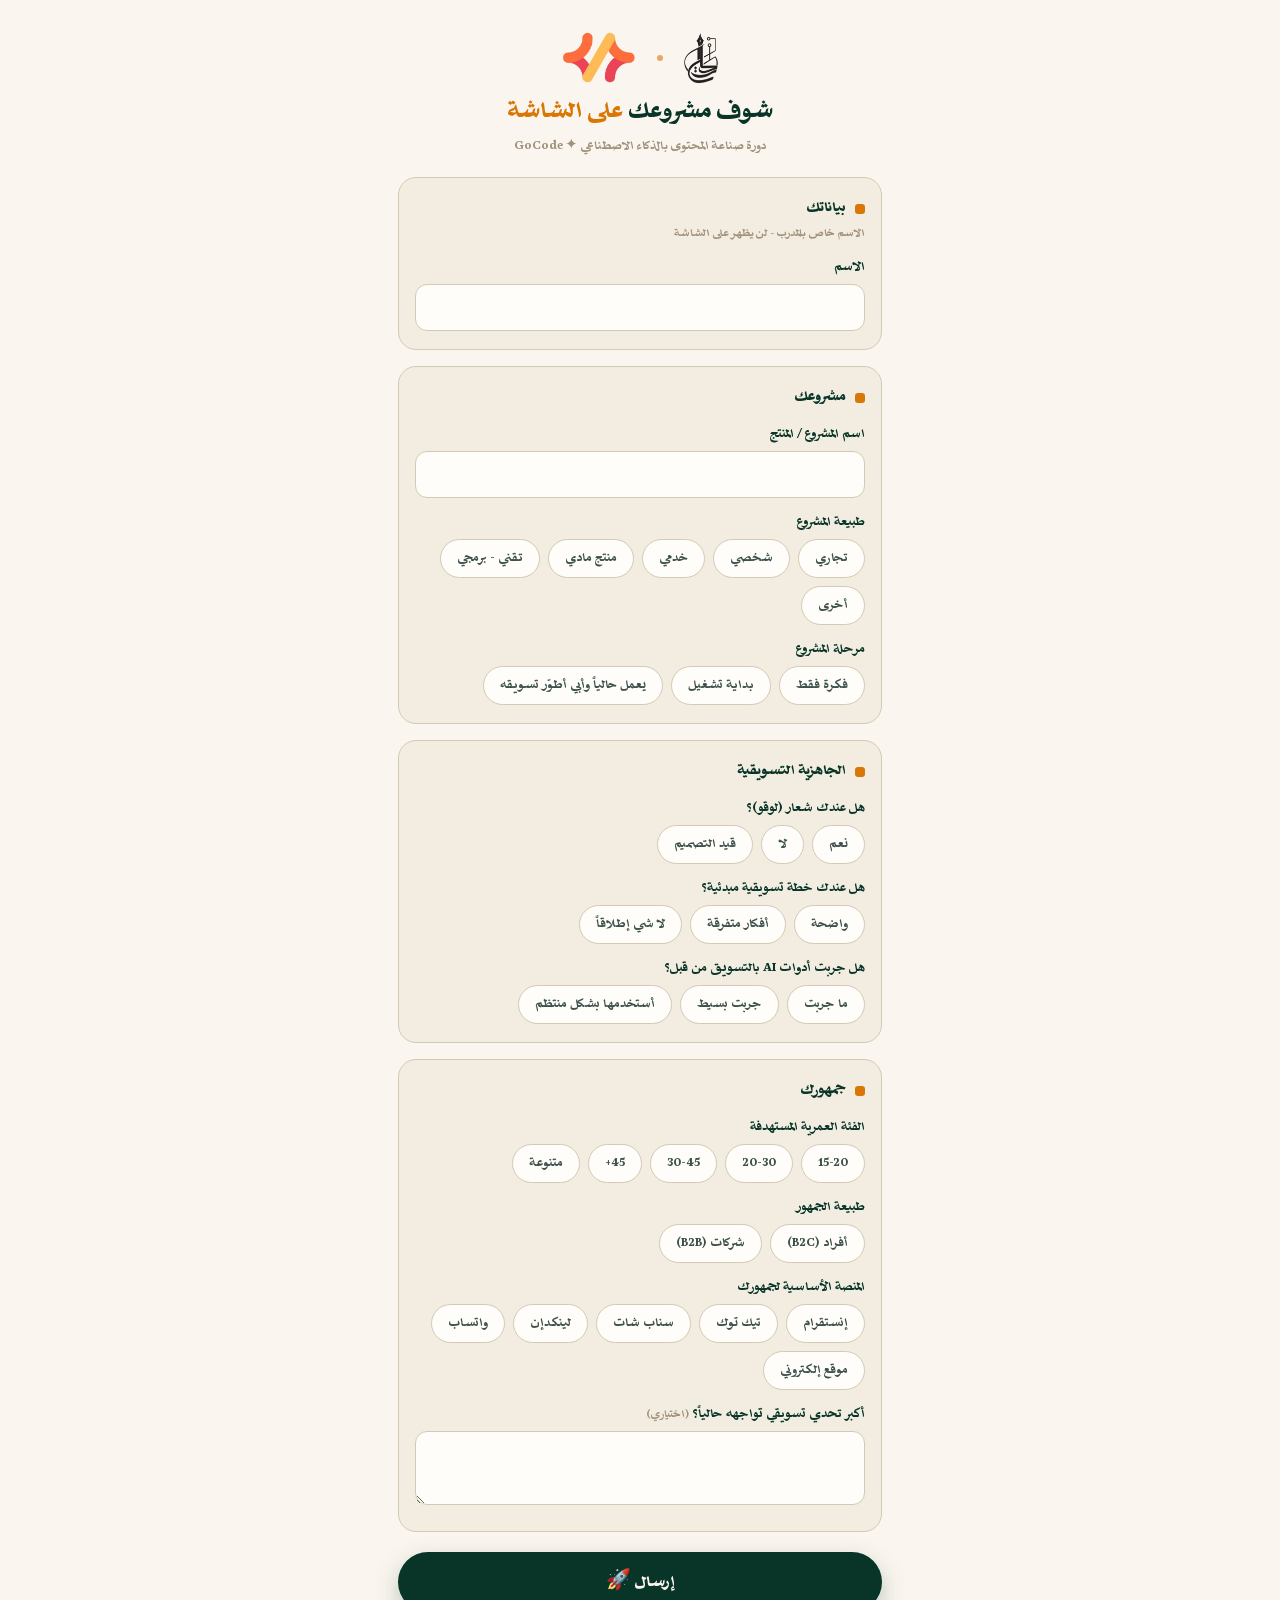
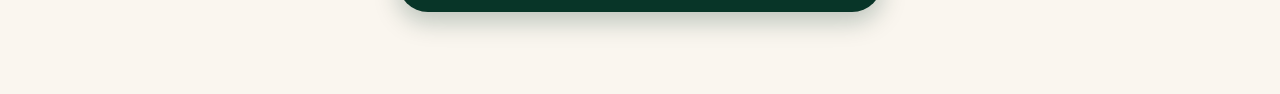
<file: tool/index.html>
<!DOCTYPE html>
<html lang="ar" dir="rtl">
<head>
<meta charset="UTF-8">
<meta name="viewport" content="width=device-width, initial-scale=1.0">
<title>شوف مشروعك على الشاشة - صناعة المحتوى بالذكاء الاصطناعي</title>
<link rel="icon" type="image/png" href="../assets/img/haydar-logo.png">
<link rel="stylesheet" href="../assets/css/theme.css">
<style>
html,body{overflow-x:clip}
body{min-height:100vh;padding-bottom:60px}
.wrap{max-width:520px;margin:0 auto;padding:22px 18px}

header{text-align:center;padding:10px 0 4px}
.logos{display:flex;align-items:center;justify-content:center;gap:20px}
.logos img{height:52px;width:auto}
.logos .sep{width:6px;height:6px;border-radius:50%;background:var(--orange);opacity:.6}
header h1{font-size:29px;font-weight:800;color:var(--green);margin-top:10px}
header h1 em{font-style:normal;color:var(--orange)}
header p{color:var(--muted);font-size:15px;font-weight:700;margin-top:2px}

.sec{background:var(--card);border:1px solid var(--line);border-radius:18px;padding:18px 16px;margin-top:16px}
.sec h2{font-size:18px;font-weight:800;color:var(--green);display:flex;align-items:center;gap:9px;margin-bottom:4px}
.sec h2::before{content:'';width:10px;height:10px;border-radius:3px;background:var(--orange);flex:0 0 auto}
.sec .note{font-size:13.5px;color:var(--muted);font-weight:700;margin-bottom:8px}

label.fl{display:block;font-size:16px;font-weight:700;color:var(--green);margin:14px 0 6px}
label.fl small{color:var(--muted);font-weight:700}
input[type=text],textarea{width:100%;border:1.5px solid var(--line);border-radius:12px;padding:11px 14px;font-family:inherit;font-size:17px;background:#FFFDF9;color:var(--body);transition:border .2s}
input[type=text]:focus,textarea:focus{outline:none;border-color:var(--orange)}
textarea{resize:vertical;min-height:74px}

.chips{display:flex;flex-wrap:wrap;gap:8px}
.chips input{position:absolute;opacity:0;pointer-events:none}
.chips label{border:1.5px solid var(--line);background:#FFFDF9;border-radius:100px;padding:8px 16px;font-size:15.5px;font-weight:700;color:var(--body);cursor:pointer;transition:all .18s;user-select:none}
.chips input:checked+label{background:var(--orange);border-color:var(--orange);color:#fff;box-shadow:0 6px 14px rgba(217,119,6,.3)}
.chips.err label{border-color:#B4513E;animation:shake .3s}
@keyframes shake{25%{transform:translateX(4px)}75%{transform:translateX(-4px)}}

#send{width:100%;margin-top:20px;background:var(--green);color:var(--cream);border:none;border-radius:100px;padding:15px;font-family:inherit;font-size:20px;font-weight:800;cursor:pointer;box-shadow:0 10px 24px rgba(8,53,40,.25);transition:.2s}
#send:hover{background:var(--orange)}
#send:active{transform:scale(.97)}
#send:disabled{opacity:.6}
#errmsg{display:none;text-align:center;color:#B4513E;font-weight:700;font-size:15px;margin-top:10px}
#errmsg.on{display:block}

/* thank-you overlay */
#done{position:fixed;inset:0;background:var(--cream);display:none;align-items:center;justify-content:center;text-align:center;padding:30px;z-index:10}
#done.on{display:flex}
#done .box{max-width:380px}
#done .ok{width:96px;height:96px;border-radius:50%;background:var(--orange);color:#fff;font-size:48px;display:flex;align-items:center;justify-content:center;margin:0 auto 18px;animation:popin .5s cubic-bezier(.2,.7,.3,1.4) both}
@keyframes popin{from{transform:scale(0)}to{transform:scale(1)}}
#done h2{font-size:32px;font-weight:800;color:var(--green)}
#done p{font-size:20px;color:var(--body);font-weight:700;margin-top:6px}
#done button{margin-top:26px;background:none;border:1.5px solid var(--line);border-radius:100px;padding:12px 28px;font-family:inherit;font-size:16px;font-weight:700;color:var(--muted);cursor:pointer}
</style>
</head>
<body>
<div class="wrap">
  <header>
    <div class="logos">
      <img src="../assets/img/haydar-logo.png" alt="حيدر المعاتيق">
      <div class="sep"></div>
      <img src="../assets/img/gocode.png" alt="GoCode">
    </div>
    <h1>شوف مشروعك <em>على الشاشة</em></h1>
    <p>دورة صناعة المحتوى بالذكاء الاصطناعي ✦ GoCode</p>
  </header>

  <form id="f" novalidate>

    <div class="sec">
      <h2>بياناتك</h2>
      <div class="note">الاسم خاص بالمدرب - لن يظهر على الشاشة</div>
      <label class="fl" for="name">الاسم</label>
      <input type="text" id="name" autocomplete="name" required>
    </div>

    <div class="sec">
      <h2>مشروعك</h2>
      <label class="fl" for="project">اسم المشروع / المنتج</label>
      <input type="text" id="project" required>

      <label class="fl">طبيعة المشروع</label>
      <div class="chips" data-k="ptype"></div>

      <label class="fl">مرحلة المشروع</label>
      <div class="chips" data-k="stage"></div>
    </div>

    <div class="sec">
      <h2>الجاهزية التسويقية</h2>
      <label class="fl">هل عندك شعار (لوقو)؟</label>
      <div class="chips" data-k="logo"></div>

      <label class="fl">هل عندك خطة تسويقية مبدئية؟</label>
      <div class="chips" data-k="plan"></div>

      <label class="fl">هل جربت أدوات AI بالتسويق من قبل؟</label>
      <div class="chips" data-k="ai"></div>
    </div>

    <div class="sec">
      <h2>جمهورك</h2>
      <label class="fl">الفئة العمرية المستهدفة</label>
      <div class="chips" data-k="age"></div>

      <label class="fl">طبيعة الجمهور</label>
      <div class="chips" data-k="aud"></div>

      <label class="fl">المنصة الأساسية لجمهورك</label>
      <div class="chips" data-k="platform"></div>

      <label class="fl" for="challenge">أكبر تحدي تسويقي تواجهه حالياً؟ <small>(اختياري)</small></label>
      <textarea id="challenge" maxlength="200"></textarea>
    </div>

    <button id="send" type="submit">إرسال 🚀</button>
    <div id="errmsg"></div>
  </form>
</div>

<div id="done">
  <div class="box">
    <div class="ok">✓</div>
    <h2>تم!</h2>
    <p>شوف الشاشة الكبيرة 👀</p>
    <button id="again">إرسال مشاركة أخرى</button>
  </div>
</div>

<script src="config.js"></script>
<script>
const OPTS={
  ptype:['تجاري','شخصي','خدمي','منتج مادي','تقني - برمجي','أخرى'],
  stage:['فكرة فقط','بداية تشغيل','يعمل حالياً وأبي أطوّر تسويقه'],
  logo:['نعم','لا','قيد التصميم'],
  plan:['واضحة','أفكار متفرقة','لا شي إطلاقاً'],
  ai:['ما جربت','جربت بسيط','أستخدمها بشكل منتظم'],
  age:['15-20','20-30','30-45','45+','متنوعة'],
  aud:['أفراد (B2C)','شركات (B2B)'],
  platform:['إنستقرام','تيك توك','سناب شات','لينكدإن','واتساب','موقع إلكتروني']
};
document.querySelectorAll('.chips').forEach(box=>{
  const k=box.dataset.k;
  OPTS[k].forEach((o,i)=>{
    const id=k+'_'+i;
    box.insertAdjacentHTML('beforeend',
      `<input type="radio" name="${k}" id="${id}" value="${o}"><label for="${id}">${o}</label>`);
  });
});

const FS_URL=`https://firestore.googleapis.com/v1/projects/${CC_CONFIG.PROJECT_ID}/databases/(default)/documents/${CC_CONFIG.COLLECTION}?key=${CC_CONFIG.API_KEY}`;
const S=v=>({stringValue:v});
const form=document.getElementById('f'),send=document.getElementById('send'),errEl=document.getElementById('errmsg');

async function post(fields,tries){
  for(let i=0;i<tries;i++){
    try{
      const r=await fetch(FS_URL,{method:'POST',headers:{'Content-Type':'application/json'},body:JSON.stringify({fields})});
      if(r.ok)return true;
    }catch(e){}
    await new Promise(res=>setTimeout(res,900*(i+1)));
  }
  return false;
}

form.addEventListener('submit',async e=>{
  e.preventDefault();
  errEl.classList.remove('on');
  let bad=null;
  const name=document.getElementById('name').value.trim();
  const project=document.getElementById('project').value.trim();
  if(!name)bad=document.getElementById('name');
  else if(!project)bad=document.getElementById('project');
  const picks={};
  document.querySelectorAll('.chips').forEach(box=>{
    box.classList.remove('err');
    const sel=box.querySelector('input:checked');
    if(!sel){if(!bad){bad=box;box.classList.add('err');}}
    else picks[box.dataset.k]=sel.value;
  });
  if(bad){
    errEl.textContent='كمّل الحقول الناقصة 🙏';errEl.classList.add('on');
    bad.scrollIntoView({behavior:'smooth',block:'center'});
    if(bad.focus)bad.focus();
    return;
  }
  send.disabled=true;send.textContent='جارٍ الإرسال…';
  const fields={
    session:S(CC_CONFIG.SESSION), name:S(name), project:S(project),
    ptype:S(picks.ptype), stage:S(picks.stage), logo:S(picks.logo),
    plan:S(picks.plan), ai:S(picks.ai), age:S(picks.age),
    aud:S(picks.aud), platform:S(picks.platform),
    challenge:S(document.getElementById('challenge').value.trim()),
    ts:S(new Date().toISOString())
  };
  const ok=await post(fields,3);
  send.disabled=false;send.textContent='إرسال 🚀';
  if(ok){
    document.getElementById('done').classList.add('on');
    window.scrollTo(0,0);
  }else{
    errEl.textContent='تعذّر الإرسال - تأكد من الإنترنت وحاول مرة ثانية';
    errEl.classList.add('on');
  }
});

document.getElementById('again').addEventListener('click',()=>{
  form.reset();
  document.getElementById('done').classList.remove('on');
  window.scrollTo(0,0);
});
</script>
</body>
</html>
</file>
<file: assets/css/theme.css>
/* ثيمة دورة صناعة المحتوى بالذكاء الاصطناعي - براند حيدر المعاتيق */
@font-face{font-family:'Sakkal Saad';src:url(../fonts/sakkalsaad-400.woff2) format('woff2');font-weight:400;font-display:swap}
@font-face{font-family:'Sakkal Saad';src:url(../fonts/sakkalsaad-700.woff2) format('woff2');font-weight:700;font-display:swap}
@font-face{font-family:'Sakkal Saad';src:url(../fonts/sakkalsaad-800.woff2) format('woff2');font-weight:800;font-display:swap}
@font-face{font-family:'Sakkal Saad Poster';src:url(../fonts/sakkalsaadposter-400.woff2) format('woff2');font-weight:400;font-display:swap}

:root{
  --cream:#FAF6EF; --card:#F3EDE1; --line:#D4C9B3; --orange:#D97706;
  --green:#083528; --body:#3D514C; --muted:#A1907A;
  --orange-soft:#F6E7CE; --green-soft:#DEE8E3;
}
*{margin:0;padding:0;box-sizing:border-box;font-synthesis:none}
html,body{background:var(--cream);font-family:'Sakkal Saad',serif;color:var(--body)}

@keyframes rise{from{opacity:0;transform:translateY(26px)}to{opacity:1;transform:none}}
@keyframes pop{0%{opacity:0;transform:scale(.6)}70%{transform:scale(1.06)}100%{opacity:1;transform:scale(1)}}
@keyframes growline{from{transform:scaleX(0)}to{transform:scaleX(1)}}
@keyframes floaty{0%,100%{transform:translateY(0)}50%{transform:translateY(-9px)}}
@keyframes pulse-ring{0%{box-shadow:0 0 0 0 rgba(217,119,6,.35)}70%{box-shadow:0 0 0 18px rgba(217,119,6,0)}100%{box-shadow:0 0 0 0 rgba(217,119,6,0)}}
@keyframes spin-slow{to{transform:rotate(360deg)}}

.a{animation:rise .8s cubic-bezier(.2,.7,.2,1) both;animation-delay:var(--d,0s)}
</file>
